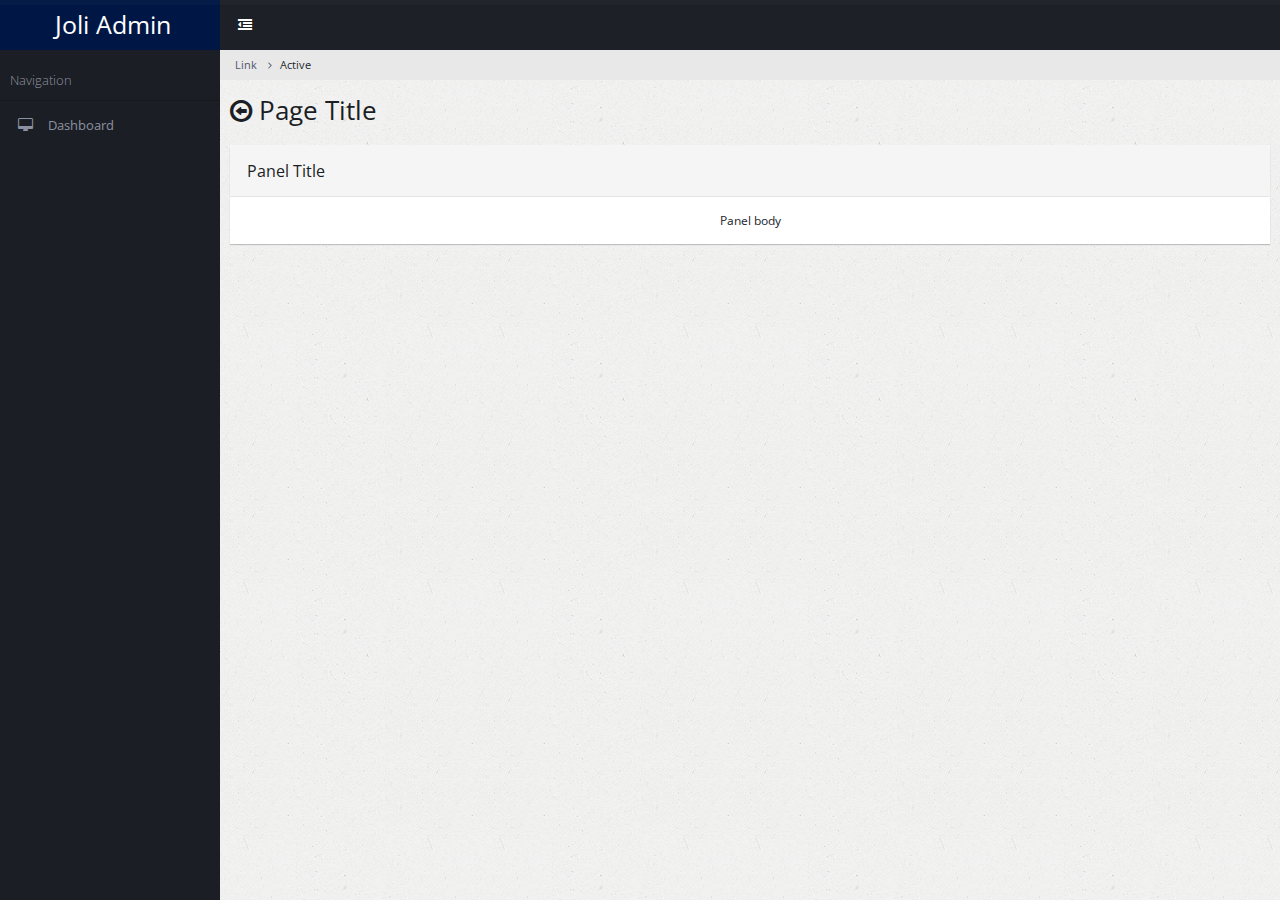
<file: blank.html>
<!DOCTYPE html>
<html lang="en">
    <head>        
        <!-- META SECTION -->
        <title>TITLE</title>            
        <meta http-equiv="Content-Type" content="text/html; charset=utf-8" />
        <meta http-equiv="X-UA-Compatible" content="IE=edge" />
        <meta name="viewport" content="width=device-width, initial-scale=1" />
        
        <link rel="icon" href="favicon.ico" type="image/x-icon" />
        <!-- END META SECTION -->
        
        <!-- CSS INCLUDE -->        
        <link rel="stylesheet" type="text/css" id="theme" href="css/theme-default.css"/>
        <!-- EOF CSS INCLUDE -->
    </head>
    <body>
        <!-- START PAGE CONTAINER -->
        <div class="page-container">
            
            <!-- START PAGE SIDEBAR -->
            <div class="page-sidebar">
                <!-- START X-NAVIGATION -->
                <ul class="x-navigation">
                    <li class="xn-logo">
                        <a href="index.html">Joli Admin</a>
                        <a href="#" class="x-navigation-control"></a>
                    </li>                                                                      
                    <li class="xn-title">Navigation</li>
                    <li>
                        <a href="index.html"><span class="fa fa-desktop"></span> <span class="xn-text">Dashboard</span></a>
                    </li>                                        
                </ul>
                <!-- END X-NAVIGATION -->
            </div>
            <!-- END PAGE SIDEBAR -->
            
            <!-- PAGE CONTENT -->
            <div class="page-content">
                
                <!-- START X-NAVIGATION VERTICAL -->
                <ul class="x-navigation x-navigation-horizontal x-navigation-panel">
                    <!-- TOGGLE NAVIGATION -->
                    <li class="xn-icon-button">
                        <a href="#" class="x-navigation-minimize"><span class="fa fa-dedent"></span></a>
                    </li>
                    <!-- END TOGGLE NAVIGATION -->                    
                </ul>
                <!-- END X-NAVIGATION VERTICAL -->                     
                
                <!-- START BREADCRUMB -->
                <ul class="breadcrumb">
                    <li><a href="#">Link</a></li>                    
                    <li class="active">Active</li>
                </ul>
                <!-- END BREADCRUMB -->                
                
                <div class="page-title">                    
                    <h2><span class="fa fa-arrow-circle-o-left"></span> Page Title</h2>
                </div>                   
                
                <!-- PAGE CONTENT WRAPPER -->
                <div class="page-content-wrap">
                
                    <div class="row">
                        <div class="col-md-12">

                            <div class="panel panel-default">
                                <div class="panel-heading">
                                    <h3 class="panel-title">Panel Title</h3>
                                </div>
                                <div class="panel-body">
                                    Panel body
                                </div>
                            </div>

                        </div>
                    </div>
                
                </div>
                <!-- END PAGE CONTENT WRAPPER -->                
            </div>            
            <!-- END PAGE CONTENT -->
        </div>
        <!-- END PAGE CONTAINER -->

        <!-- MESSAGE BOX-->
        <div class="message-box animated fadeIn" data-sound="alert" id="mb-signout">
            <div class="mb-container">
                <div class="mb-middle">
                    <div class="mb-title"><span class="fa fa-sign-out"></span> Log <strong>Out</strong> ?</div>
                    <div class="mb-content">
                        <p>Are you sure you want to log out?</p>                    
                        <p>Press No if youwant to continue work. Press Yes to logout current user.</p>
                    </div>
                    <div class="mb-footer">
                        <div class="pull-right">
                            <a href="pages-login.html" class="btn btn-success btn-lg">Yes</a>
                            <button class="btn btn-default btn-lg mb-control-close">No</button>
                        </div>
                    </div>
                </div>
            </div>
        </div>
        <!-- END MESSAGE BOX-->

        <!-- START PRELOADS -->
        <audio id="audio-alert" src="audio/alert.mp3" preload="auto"></audio>
        <audio id="audio-fail" src="audio/fail.mp3" preload="auto"></audio>
        <!-- END PRELOADS -->                 
        
    <!-- START SCRIPTS -->
        <!-- START PLUGINS -->
        <script type="text/javascript" src="js/plugins/jquery/jquery.min.js"></script>
        <script type="text/javascript" src="js/plugins/jquery/jquery-ui.min.js"></script>
        <script type="text/javascript" src="js/plugins/bootstrap/bootstrap.min.js"></script>        
        <!-- END PLUGINS -->

        <!-- THIS PAGE PLUGINS -->

        <!-- END PAGE PLUGINS -->         

        <!-- START TEMPLATE -->
        <script type="text/javascript" src="js/plugins.js"></script>        
        <script type="text/javascript" src="js/actions.js"></script>        
        <!-- END TEMPLATE -->
    <!-- END SCRIPTS -->         
    </body>
</html>
</file>
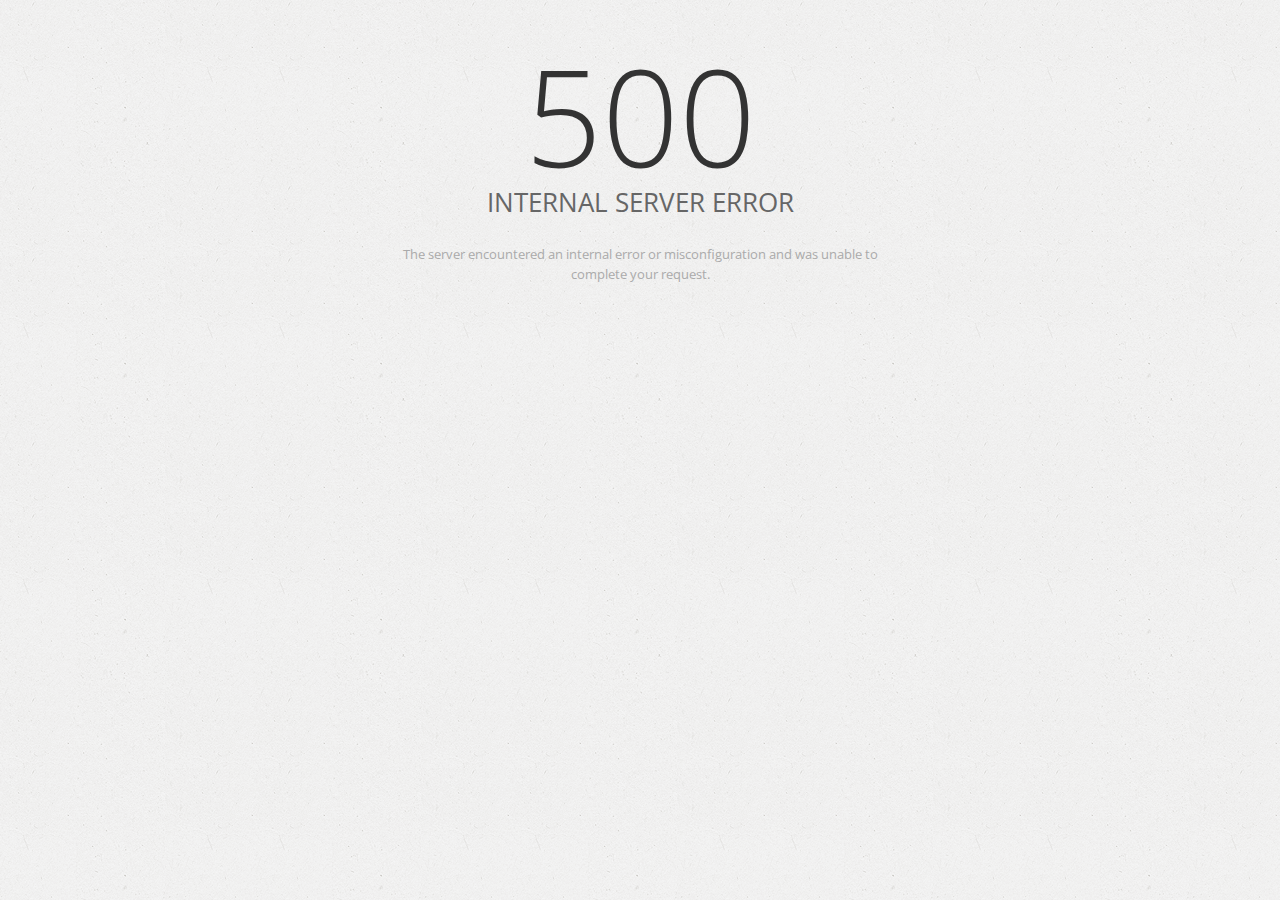
<file: pages-error-500.html>
<!DOCTYPE html>
<html lang="en">
    <head>        
        <!-- META SECTION -->
        <title>Joli Admin - Responsive Bootstrap Admin Template</title>            
        <meta http-equiv="Content-Type" content="text/html; charset=utf-8" />
        <meta http-equiv="X-UA-Compatible" content="IE=edge" />
        <meta name="viewport" content="width=device-width, initial-scale=1" />
        
        <link rel="icon" href="favicon.ico" type="image/x-icon" />
        <!-- END META SECTION -->
        
        <!-- CSS INCLUDE -->        
        <link rel="stylesheet" type="text/css" id="theme" href="css/theme-default.css"/>
        <!-- EOF CSS INCLUDE -->                                     
    </head>
    <body>
        <div class="error-container">
            <div class="error-code">500</div>
            <div class="error-text">Internal server error</div>
            <div class="error-subtext">The server encountered an internal error or misconfiguration and was unable to complete your request.</div>            
        </div>                 
    </body>
</html>
</file>
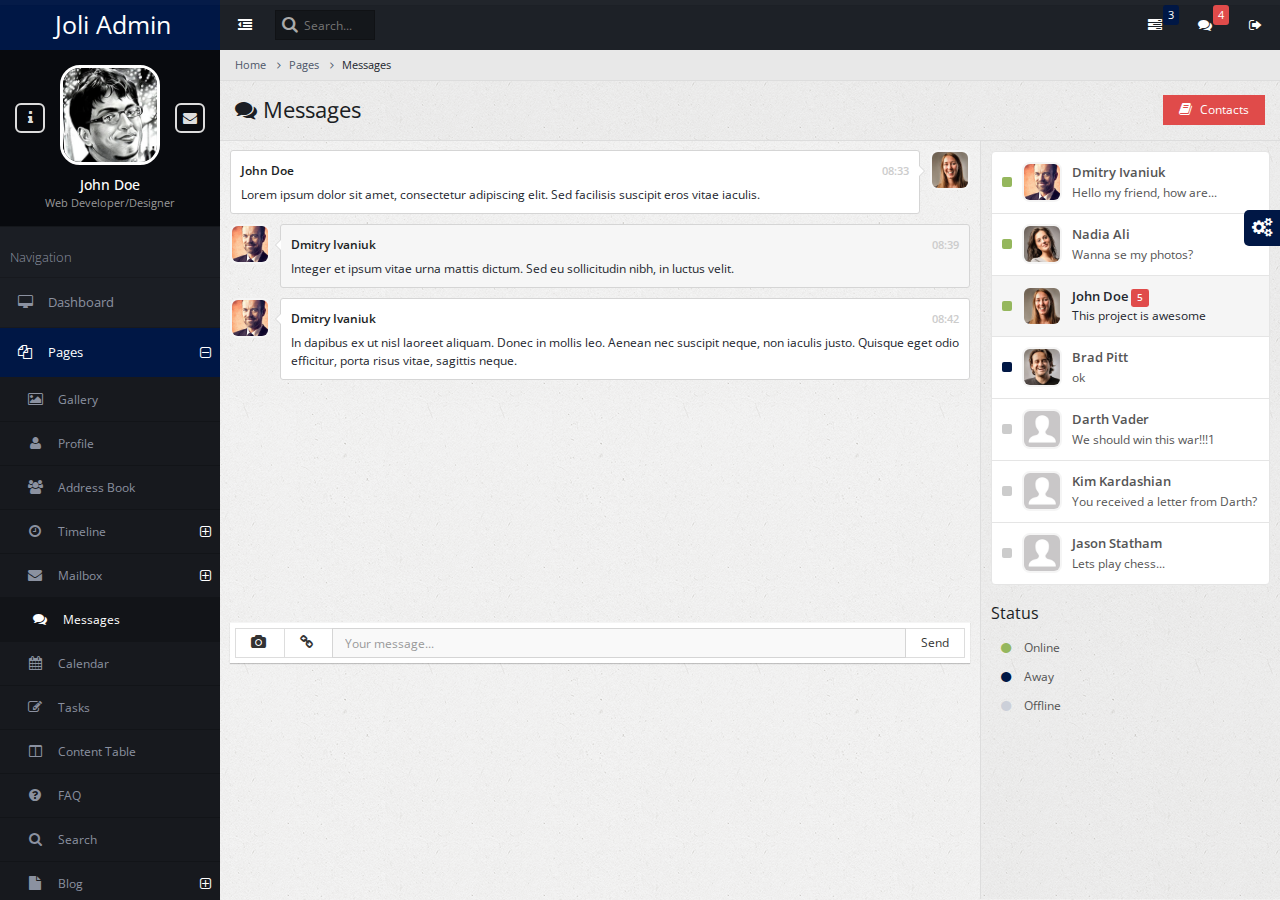
<file: pages-messages.html>
<!DOCTYPE html>
<html lang="en">
    <head>        
        <!-- META SECTION -->
        <title>Joli Admin - Responsive Bootstrap Admin Template</title>            
        <meta http-equiv="Content-Type" content="text/html; charset=utf-8" />
        <meta http-equiv="X-UA-Compatible" content="IE=edge" />
        <meta name="viewport" content="width=device-width, initial-scale=1" />
        
        <link rel="icon" href="favicon.ico" type="image/x-icon" />
        <!-- END META SECTION -->
        
        <!-- CSS INCLUDE -->        
        <link rel="stylesheet" type="text/css" id="theme" href="css/theme-default.css"/>
        <!-- EOF CSS INCLUDE -->                                     
    </head>
    <body>
        <!-- START PAGE CONTAINER -->
        <div class="page-container">
            
            <!-- START PAGE SIDEBAR -->
            <div class="page-sidebar">
                <!-- START X-NAVIGATION -->
                <ul class="x-navigation">
                    <li class="xn-logo">
                        <a href="index.html">Joli Admin</a>
                        <a href="#" class="x-navigation-control"></a>
                    </li>
                    <li class="xn-profile">
                        <a href="#" class="profile-mini">
                            <img src="assets/images/users/avatar.jpg" alt="John Doe"/>
                        </a>
                        <div class="profile">
                            <div class="profile-image">
                                <img src="assets/images/users/avatar.jpg" alt="John Doe"/>
                            </div>
                            <div class="profile-data">
                                <div class="profile-data-name">John Doe</div>
                                <div class="profile-data-title">Web Developer/Designer</div>
                            </div>
                            <div class="profile-controls">
                                <a href="pages-profile.html" class="profile-control-left"><span class="fa fa-info"></span></a>
                                <a href="pages-messages.html" class="profile-control-right"><span class="fa fa-envelope"></span></a>
                            </div>
                        </div>                                                                        
                    </li>
                    <li class="xn-title">Navigation</li>
                    <li>
                        <a href="index.html"><span class="fa fa-desktop"></span> <span class="xn-text">Dashboard</span></a>                        
                    </li>                    
                    <li class="xn-openable active">
                        <a href="#"><span class="fa fa-files-o"></span> <span class="xn-text">Pages</span></a>
                        <ul>
                            <li><a href="pages-gallery.html"><span class="fa fa-image"></span> Gallery</a></li>
                            <li><a href="pages-profile.html"><span class="fa fa-user"></span> Profile</a></li>
                            <li><a href="pages-address-book.html"><span class="fa fa-users"></span> Address Book</a></li>
                            <li class="xn-openable">
                                <a href="#"><span class="fa fa-clock-o"></span> Timeline</a>
                                <ul>
                                    <li><a href="pages-timeline.html"><span class="fa fa-align-center"></span> Default</a></li>
                                    <li><a href="pages-timeline-simple.html"><span class="fa fa-align-justify"></span> Full Width</a></li>
                                </ul>
                            </li>
                            <li class="xn-openable">
                                <a href="#"><span class="fa fa-envelope"></span> Mailbox</a>
                                <ul>
                                    <li><a href="pages-mailbox-inbox.html"><span class="fa fa-inbox"></span> Inbox</a></li>
                                    <li><a href="pages-mailbox-message.html"><span class="fa fa-file-text"></span> Message</a></li>
                                    <li><a href="pages-mailbox-compose.html"><span class="fa fa-pencil"></span> Compose</a></li>
                                </ul>
                            </li>
                            <li class="active"><a href="pages-messages.html"><span class="fa fa-comments"></span> Messages</a></li>
                            <li><a href="pages-calendar.html"><span class="fa fa-calendar"></span> Calendar</a></li>
                            <li><a href="pages-tasks.html"><span class="fa fa-edit"></span> Tasks</a></li>
                            <li><a href="pages-content-table.html"><span class="fa fa-columns"></span> Content Table</a></li>
                            <li><a href="pages-faq.html"><span class="fa fa-question-circle"></span> FAQ</a></li>
                            <li><a href="pages-search.html"><span class="fa fa-search"></span> Search</a></li>
                            <li class="xn-openable">
                                <a href="#"><span class="fa fa-file"></span> Blog</a>
                                
                                <ul>                                    
                                    <li><a href="pages-blog-list.html"><span class="fa fa-copy"></span> List of Posts</a></li>
                                    <li><a href="pages-blog-post.html"><span class="fa fa-file-o"></span>Single Post</a></li>
                                </ul>
                            </li>
                            <li class="xn-openable">
                                <a href="#"><span class="fa fa-sign-in"></span> Login</a>
                                <ul>                                    
                                    <li><a href="pages-login.html">App Login</a></li>
                                    <li><a href="pages-login-website.html">Website Login</a></li>
                                    <li><a href="pages-login-website-light.html"> Website Login Light</a></li>
                                </ul>
                            </li>                            
                            <li class="xn-openable">
                                <a href="#"><span class="fa fa-warning"></span> Error Pages</a>
                                <ul>                                    
                                    <li><a href="pages-error-404.html">Error 404 Sample 1</a></li>
                                    <li><a href="pages-error-404-2.html">Error 404 Sample 2</a></li>
                                    <li><a href="pages-error-500.html"> Error 500</a></li>
                                </ul>
                            </li>                            
                        </ul>
                    </li>
                    <li class="xn-openable">
                        <a href="#"><span class="fa fa-file-text-o"></span> <span class="xn-text">Layouts</span></a>
                        <ul>
                            <li><a href="layout-boxed.html">Boxed</a></li>
                            <li><a href="layout-nav-toggled.html">Navigation Toggled</a></li>
                            <li><a href="layout-nav-top.html">Navigation Top</a></li>
                            <li><a href="layout-nav-right.html">Navigation Right</a></li>
                            <li><a href="layout-nav-top-fixed.html">Top Navigation Fixed</a></li>                            
                            <li><a href="layout-nav-custom.html">Custom Navigation</a></li>
                            <li><a href="layout-frame-left.html">Frame Left Column</a></li>
                            <li><a href="layout-frame-right.html">Frame Right Column</a></li>
                            <li><a href="layout-search-left.html">Search Left Side</a></li>
                            <li><a href="blank.html">Blank Page</a></li>
                        </ul>
                    </li>
                    <li class="xn-title">Components</li>
                    <li class="xn-openable">
                        <a href="#"><span class="fa fa-cogs"></span> <span class="xn-text">UI Kits</span></a>                        
                        <ul>
                            <li><a href="ui-widgets.html"><span class="fa fa-heart"></span> Widgets</a></li>                            
                            <li><a href="ui-elements.html"><span class="fa fa-cogs"></span> Elements</a></li>
                            <li><a href="ui-buttons.html"><span class="fa fa-square-o"></span> Buttons</a></li>                            
                            <li><a href="ui-panels.html"><span class="fa fa-pencil-square-o"></span> Panels</a></li>
                            <li><a href="ui-icons.html"><span class="fa fa-magic"></span> Icons</a><div class="informer informer-warning">+679</div></li>
                            <li><a href="ui-typography.html"><span class="fa fa-pencil"></span> Typography</a></li>
                            <li><a href="ui-portlet.html"><span class="fa fa-th"></span> Portlet</a></li>
                            <li><a href="ui-sliders.html"><span class="fa fa-arrows-h"></span> Sliders</a></li>
                            <li><a href="ui-alerts-popups.html"><span class="fa fa-warning"></span> Alerts & Popups</a></li>                            
                            <li><a href="ui-lists.html"><span class="fa fa-list-ul"></span> Lists</a></li>
                            <li><a href="ui-tour.html"><span class="fa fa-random"></span> Tour</a></li>
                        </ul>
                    </li>                    
                    <li class="xn-openable">
                        <a href="#"><span class="fa fa-pencil"></span> <span class="xn-text">Forms</span></a>
                        <ul>
                            <li>
                                <a href="form-layouts-two-column.html"><span class="fa fa-tasks"></span> Form Layouts</a>
                                <div class="informer informer-danger">New</div>
                                <ul>
                                    <li><a href="form-layouts-one-column.html"><span class="fa fa-align-justify"></span> One Column</a></li>
                                    <li><a href="form-layouts-two-column.html"><span class="fa fa-th-large"></span> Two Column</a></li>
                                    <li><a href="form-layouts-tabbed.html"><span class="fa fa-table"></span> Tabbed</a></li>
                                    <li><a href="form-layouts-separated.html"><span class="fa fa-th-list"></span> Separated Rows</a></li>
                                </ul> 
                            </li>
                            <li><a href="form-elements.html"><span class="fa fa-file-text-o"></span> Elements</a></li>
                            <li><a href="form-validation.html"><span class="fa fa-list-alt"></span> Validation</a></li>
                            <li><a href="form-wizards.html"><span class="fa fa-arrow-right"></span> Wizards</a></li>
                            <li><a href="form-editors.html"><span class="fa fa-text-width"></span> WYSIWYG Editors</a></li>
                            <li><a href="form-file-handling.html"><span class="fa fa-floppy-o"></span> File Handling</a></li>
                        </ul>
                    </li>
                    <li class="xn-openable">
                        <a href="tables.html"><span class="fa fa-table"></span> <span class="xn-text">Tables</span></a>
                        <ul>                            
                            <li><a href="table-basic.html"><span class="fa fa-align-justify"></span> Basic</a></li>
                            <li><a href="table-datatables.html"><span class="fa fa-sort-alpha-desc"></span> Data Tables</a></li>
                            <li><a href="table-export.html"><span class="fa fa-download"></span> Export Tables</a></li>                            
                        </ul>
                    </li>
                    <li class="xn-openable">
                        <a href="#"><span class="fa fa-bar-chart-o"></span> <span class="xn-text">Charts</span></a>
                        <ul>
                            <li><a href="charts-morris.html"><span class="xn-text">Morris</span></a></li>
                            <li><a href="charts-nvd3.html"><span class="xn-text">NVD3</span></a></li>
                            <li><a href="charts-rickshaw.html"><span class="xn-text">Rickshaw</span></a></li>
                            <li><a href="charts-other.html"><span class="xn-text">Other</span></a></li>
                        </ul>
                    </li>                  
                    <li>
                        <a href="maps.html"><span class="fa fa-map-marker"></span> <span class="xn-text">Maps</span></a>
                    </li>                    
                    <li class="xn-openable">
                        <a href="#"><span class="fa fa-sitemap"></span> <span class="xn-text">Navigation Levels</span></a>
                        <ul>                            
                            <li class="xn-openable">
                                <a href="#">Second Level</a>
                                <ul>
                                    <li class="xn-openable">
                                        <a href="#">Third Level</a>
                                        <ul>
                                            <li class="xn-openable">
                                                <a href="#">Fourth Level</a>
                                                <ul>
                                                    <li><a href="#">Fifth Level</a></li>
                                                </ul>
                                            </li>
                                        </ul>
                                    </li>
                                </ul>
                            </li>                            
                        </ul>
                    </li>
                    
                </ul>
                <!-- END X-NAVIGATION -->
            </div>
            <!-- END PAGE SIDEBAR -->
            
            <!-- PAGE CONTENT -->
            <div class="page-content">
                
                <!-- START X-NAVIGATION VERTICAL -->
                <ul class="x-navigation x-navigation-horizontal x-navigation-panel">
                    <!-- TOGGLE NAVIGATION -->
                    <li class="xn-icon-button">
                        <a href="#" class="x-navigation-minimize"><span class="fa fa-dedent"></span></a>
                    </li>
                    <!-- END TOGGLE NAVIGATION -->
                    <!-- SEARCH -->
                    <li class="xn-search">
                        <form role="form">
                            <input type="text" name="search" placeholder="Search..."/>
                        </form>
                    </li>   
                    <!-- END SEARCH -->
                    <!-- SIGN OUT -->
                    <li class="xn-icon-button pull-right">
                        <a href="#" class="mb-control" data-box="#mb-signout"><span class="fa fa-sign-out"></span></a>                        
                    </li> 
                    <!-- END SIGN OUT -->
                    <!-- MESSAGES -->
                    <li class="xn-icon-button pull-right">
                        <a href="#"><span class="fa fa-comments"></span></a>
                        <div class="informer informer-danger">4</div>
                        <div class="panel panel-primary animated zoomIn xn-drop-left xn-panel-dragging">
                            <div class="panel-heading">
                                <h3 class="panel-title"><span class="fa fa-comments"></span> Messages</h3>                                
                                <div class="pull-right">
                                    <span class="label label-danger">4 new</span>
                                </div>
                            </div>
                            <div class="panel-body list-group list-group-contacts scroll" style="height: 200px;">
                                <a href="#" class="list-group-item">
                                    <div class="list-group-status status-online"></div>
                                    <img src="assets/images/users/user2.jpg" class="pull-left" alt="John Doe"/>
                                    <span class="contacts-title">John Doe</span>
                                    <p>Praesent placerat tellus id augue condimentum</p>
                                </a>
                                <a href="#" class="list-group-item">
                                    <div class="list-group-status status-away"></div>
                                    <img src="assets/images/users/user.jpg" class="pull-left" alt="Dmitry Ivaniuk"/>
                                    <span class="contacts-title">Dmitry Ivaniuk</span>
                                    <p>Donec risus sapien, sagittis et magna quis</p>
                                </a>
                                <a href="#" class="list-group-item">
                                    <div class="list-group-status status-away"></div>
                                    <img src="assets/images/users/user3.jpg" class="pull-left" alt="Nadia Ali"/>
                                    <span class="contacts-title">Nadia Ali</span>
                                    <p>Mauris vel eros ut nunc rhoncus cursus sed</p>
                                </a>
                                <a href="#" class="list-group-item">
                                    <div class="list-group-status status-offline"></div>
                                    <img src="assets/images/users/user6.jpg" class="pull-left" alt="Darth Vader"/>
                                    <span class="contacts-title">Darth Vader</span>
                                    <p>I want my money back!</p>
                                </a>
                            </div>     
                            <div class="panel-footer text-center">
                                <a href="pages-messages.html">Show all messages</a>
                            </div>                            
                        </div>                        
                    </li>
                    <!-- END MESSAGES -->
                    <!-- TASKS -->
                    <li class="xn-icon-button pull-right">
                        <a href="#"><span class="fa fa-tasks"></span></a>
                        <div class="informer informer-warning">3</div>
                        <div class="panel panel-primary animated zoomIn xn-drop-left xn-panel-dragging">
                            <div class="panel-heading">
                                <h3 class="panel-title"><span class="fa fa-tasks"></span> Tasks</h3>                                
                                <div class="pull-right">
                                    <span class="label label-warning">3 active</span>
                                </div>
                            </div>
                            <div class="panel-body list-group scroll" style="height: 200px;">                                
                                <a class="list-group-item" href="#">
                                    <strong>Phasellus augue arcu, elementum</strong>
                                    <div class="progress progress-small progress-striped active">
                                        <div class="progress-bar progress-bar-danger" role="progressbar" aria-valuenow="50" aria-valuemin="0" aria-valuemax="100" style="width: 50%;">50%</div>
                                    </div>
                                    <small class="text-muted">John Doe, 25 Sep 2014 / 50%</small>
                                </a>
                                <a class="list-group-item" href="#">
                                    <strong>Aenean ac cursus</strong>
                                    <div class="progress progress-small progress-striped active">
                                        <div class="progress-bar progress-bar-warning" role="progressbar" aria-valuenow="80" aria-valuemin="0" aria-valuemax="100" style="width: 80%;">80%</div>
                                    </div>
                                    <small class="text-muted">Dmitry Ivaniuk, 24 Sep 2014 / 80%</small>
                                </a>
                                <a class="list-group-item" href="#">
                                    <strong>Lorem ipsum dolor</strong>
                                    <div class="progress progress-small progress-striped active">
                                        <div class="progress-bar progress-bar-success" role="progressbar" aria-valuenow="95" aria-valuemin="0" aria-valuemax="100" style="width: 95%;">95%</div>
                                    </div>
                                    <small class="text-muted">John Doe, 23 Sep 2014 / 95%</small>
                                </a>
                                <a class="list-group-item" href="#">
                                    <strong>Cras suscipit ac quam at tincidunt.</strong>
                                    <div class="progress progress-small">
                                        <div class="progress-bar" role="progressbar" aria-valuenow="100" aria-valuemin="0" aria-valuemax="100" style="width: 100%;">100%</div>
                                    </div>
                                    <small class="text-muted">John Doe, 21 Sep 2014 /</small><small class="text-success"> Done</small>
                                </a>                                
                            </div>     
                            <div class="panel-footer text-center">
                                <a href="pages-tasks.html">Show all tasks</a>
                            </div>                            
                        </div>                        
                    </li>
                    <!-- END TASKS -->
                </ul>
                <!-- END X-NAVIGATION VERTICAL -->                     
                
                <!-- START BREADCRUMB -->
                <ul class="breadcrumb push-down-0">
                    <li><a href="#">Home</a></li>
                    <li><a href="#">Pages</a></li>                    
                    <li class="active">Messages</li>
                </ul>
                <!-- END BREADCRUMB -->                
                                
                <!-- START CONTENT FRAME -->
                <div class="content-frame">                                    
                    <!-- START CONTENT FRAME TOP -->
                    <div class="content-frame-top">                        
                        <div class="page-title">                    
                            <h2><span class="fa fa-comments"></span> Messages</h2>
                        </div>                                                    
                        <div class="pull-right">                            
                            <button class="btn btn-danger"><span class="fa fa-book"></span> Contacts</button>
                            <button class="btn btn-default content-frame-right-toggle"><span class="fa fa-bars"></span></button>
                        </div>                           
                    </div>
                    <!-- END CONTENT FRAME TOP -->
                    
                    <!-- START CONTENT FRAME RIGHT -->
                    <div class="content-frame-right">
                        
                        <div class="list-group list-group-contacts border-bottom push-down-10">
                            <a href="#" class="list-group-item">                                 
                                <div class="list-group-status status-online"></div>
                                <img src="assets/images/users/user.jpg" class="pull-left" alt="Dmitry Ivaniuk">
                                <span class="contacts-title">Dmitry Ivaniuk</span>
                                <p>Hello my friend, how are...</p>
                            </a>                                
                            <a href="#" class="list-group-item">                                    
                                <div class="list-group-status status-online"></div>
                                <img src="assets/images/users/user3.jpg" class="pull-left" alt="Nadia Ali">
                                <span class="contacts-title">Nadia Ali</span>
                                <p>Wanna se my photos?</p>
                            </a>                                                                
                            <a href="#" class="list-group-item active">         
                                <div class="list-group-status status-online"></div>
                                <img src="assets/images/users/user2.jpg" class="pull-left" alt="John Doe">
                                <div class="contacts-title">John Doe <span class="label label-danger">5</span></div>
                                <p>This project is awesome</p>                                       
                            </a>
                            <a href="#" class="list-group-item">         
                                <div class="list-group-status status-away"></div>
                                <img src="assets/images/users/user4.jpg" class="pull-left" alt="Brad Pitt">
                                <span class="contacts-title">Brad Pitt</span>
                                <p>ok</p>                     
                            </a>
                            <a href="#" class="list-group-item">         
                                <div class="list-group-status status-offline"></div>
                                <img src="assets/images/users/no-image.jpg" class="pull-left" alt="Darth Vader">
                                <span class="contacts-title">Darth Vader</span>
                                <p>We should win this war!!!1</p>
                            </a>
                            <a href="#" class="list-group-item">         
                                <div class="list-group-status status-offline"></div>
                                <img src="assets/images/users/no-image.jpg" class="pull-left" alt="Kim Kardashian">
                                <span class="contacts-title">Kim Kardashian</span>
                                <p>You received a letter from Darth?</p>
                            </a>
                            <a href="#" class="list-group-item">         
                                <div class="list-group-status status-offline"></div>
                                <img src="assets/images/users/no-image.jpg" class="pull-left" alt="Jason Statham">
                                <span class="contacts-title">Jason Statham</span>
                                <p>Lets play chess...</p>
                            </a>                            
                        </div>
                        
                        <div class="block">
                            <h4>Status</h4>
                            <div class="list-group list-group-simple">                                
                                <a href="#" class="list-group-item"><span class="fa fa-circle text-success"></span> Online</a>
                                <a href="#" class="list-group-item"><span class="fa fa-circle text-warning"></span> Away</a>
                                <a href="#" class="list-group-item"><span class="fa fa-circle text-muted"></span> Offline</a>                                
                            </div>
                        </div>
                        
                    </div>
                    <!-- END CONTENT FRAME RIGHT -->
                
                    <!-- START CONTENT FRAME BODY -->
                    <div class="content-frame-body content-frame-body-left">
                        
                        <div class="messages messages-img">
                            <div class="item in">
                                <div class="image">
                                    <img src="assets/images/users/user2.jpg" alt="John Doe">
                                </div>
                                <div class="text">
                                    <div class="heading">
                                        <a href="#">John Doe</a>
                                        <span class="date">08:33</span>
                                    </div>
                                    Lorem ipsum dolor sit amet, consectetur adipiscing elit. Sed facilisis suscipit eros vitae iaculis.
                                </div>
                            </div>
                            <div class="item">
                                <div class="image">
                                    <img src="assets/images/users/user.jpg" alt="Dmitry Ivaniuk">
                                </div>                                
                                <div class="text">
                                    <div class="heading">
                                        <a href="#">Dmitry Ivaniuk</a>
                                        <span class="date">08:39</span>
                                    </div>                                    
                                    Integer et ipsum vitae urna mattis dictum. Sed eu sollicitudin nibh, in luctus velit.
                                </div>
                            </div>
                            <div class="item">
                                <div class="image">
                                    <img src="assets/images/users/user.jpg" alt="Dmitry Ivaniuk">
                                </div>                                
                                <div class="text">
                                    <div class="heading">
                                        <a href="#">Dmitry Ivaniuk</a>
                                        <span class="date">08:42</span>
                                    </div>                                    
                                    In dapibus ex ut nisl laoreet aliquam. Donec in mollis leo. Aenean nec suscipit neque, non iaculis justo. Quisque eget odio efficitur, porta risus vitae, sagittis neque.
                                </div>
                            </div>
                            <div class="item in">
                                <div class="image">
                                    <img src="assets/images/users/user2.jpg" alt="John Doe">
                                </div>
                                <div class="text">
                                    <div class="heading">
                                        <a href="#">John Doe</a>
                                        <span class="date">08:58</span>
                                    </div>
                                    Curabitur et euismod urna?
                                </div>
                            </div>
                            <div class="item">
                                <div class="image">
                                    <img src="assets/images/users/user.jpg" alt="Dmitry Ivaniuk">
                                </div>                                
                                <div class="text">
                                    <div class="heading">
                                        <a href="#">Dmitry Ivaniuk</a>
                                        <span class="date">09:11</span>
                                    </div>                                    
                                    Fusce ultricies erat quis massa interdum, eu elementum urna iaculis
                                </div>
                            </div>
                            <div class="item in">
                                <div class="image">
                                    <img src="assets/images/users/user2.jpg" alt="John Doe">
                                </div>
                                <div class="text">
                                    <div class="heading">
                                        <a href="#">John Doe</a>
                                        <span class="date">09:22</span>
                                    </div>
                                    Vestibulum cursus ipsum ut dolor vulputate dapibus. Donec elementum est vel vulputate malesuada?
                                </div>
                            </div>
                        </div>                        
                        
                        <div class="panel panel-default push-up-10">
                            <div class="panel-body panel-body-search">
                                <div class="input-group">
                                    <div class="input-group-btn">
                                        <button class="btn btn-default"><span class="fa fa-camera"></span></button>
                                        <button class="btn btn-default"><span class="fa fa-chain"></span></button>
                                    </div>
                                    <input type="text" class="form-control" placeholder="Your message..."/>
                                    <div class="input-group-btn">
                                        <button class="btn btn-default">Send</button>
                                    </div>
                                </div>
                            </div>
                        </div>
                        
                    </div>
                    <!-- END CONTENT FRAME BODY -->      
                </div>
                <!-- END PAGE CONTENT FRAME -->
            </div>            
            <!-- END PAGE CONTENT -->
        </div>
        <!-- END PAGE CONTAINER -->

        <!-- MESSAGE BOX-->
        <div class="message-box animated fadeIn" data-sound="alert" id="mb-signout">
            <div class="mb-container">
                <div class="mb-middle">
                    <div class="mb-title"><span class="fa fa-sign-out"></span> Log <strong>Out</strong> ?</div>
                    <div class="mb-content">
                        <p>Are you sure you want to log out?</p>                    
                        <p>Press No if youwant to continue work. Press Yes to logout current user.</p>
                    </div>
                    <div class="mb-footer">
                        <div class="pull-right">
                            <a href="pages-login.html" class="btn btn-success btn-lg">Yes</a>
                            <button class="btn btn-default btn-lg mb-control-close">No</button>
                        </div>
                    </div>
                </div>
            </div>
        </div>
        <!-- END MESSAGE BOX-->

        <!-- START PRELOADS -->
        <audio id="audio-alert" src="audio/alert.mp3" preload="auto"></audio>
        <audio id="audio-fail" src="audio/fail.mp3" preload="auto"></audio>
        <!-- END PRELOADS -->                        
        
    <!-- START SCRIPTS -->
        <!-- START PLUGINS -->
        <script type="text/javascript" src="js/plugins/jquery/jquery.min.js"></script>
        <script type="text/javascript" src="js/plugins/jquery/jquery-ui.min.js"></script>
        <script type="text/javascript" src="js/plugins/bootstrap/bootstrap.min.js"></script>        
        <!-- END PLUGINS -->

        <!-- THIS PAGE PLUGINS -->
        <script type='text/javascript' src='js/plugins/icheck/icheck.min.js'></script>
        <script type="text/javascript" src="js/plugins/mcustomscrollbar/jquery.mCustomScrollbar.min.js"></script>
        <!-- END PAGE PLUGINS -->     

        <!-- START TEMPLATE -->
        <script type="text/javascript" src="js/settings.js"></script>
        
        <script type="text/javascript" src="js/plugins.js"></script>        
        <script type="text/javascript" src="js/actions.js"></script>        
        <!-- END TEMPLATE -->
    <!-- END SCRIPTS -->         
    </body>
</html>
</file>
<file: css/theme-default.css>
@charset "UTF-8";

@import url(http://fonts.googleapis.com/css?family=Open+Sans:300italic,400italic,600italic,700italic,400,300,500,600,700&subset=latin,latin-ext);
@import "jquery/jquery-ui.min.css";
@import "bootstrap/bootstrap.min.css";
@import "fontawesome/font-awesome.min.css";
@import "summernote/summernote.css";
@import "codemirror/codemirror.css";
@import "nvd3/nv.d3.css";
@import "mcustomscrollbar/jquery.mCustomScrollbar.css";
@import "fullcalendar/fullcalendar.css";
@import "blueimp/blueimp-gallery.min.css";
@import "rickshaw/rickshaw.css";
@import "dropzone/dropzone.css";
@import "animate/animate.min.css";


/* PREDEFINED CLASSES */
.clearfix {
  zoom: 1;
}
.clearfix:before,
.clearfix:after {
  content: "";
  display: table;
}
.clearfix:after {
  clear: both;
}
.background-colorful {
  background: linear-gradient(left, #E04B4A 0%, #001745 50%, #95b75d 100%);
  background: -o-linear-gradient(left, #E04B4A 0%, #001745 50%, #95b75d 100%);
  background: -moz-linear-gradient(left, #E04B4A 0%, #001745 50%, #95b75d 100%);
  background: -webkit-linear-gradient(left, #E04B4A 0%, #001745 50%, #95b75d 100%);
  background: -ms-linear-gradient(left, #E04B4A 0%, #001745 50%, #95b75d 100%);
  background: -webkit-gradient(linear, left top, right top, color-stop(0, #E04B4A), color-stop(0.5, #001745), color-stop(1, #95b75d));
}
/* EOF PREDEFINED CLASSES */
html * {
  outline: none !important;
}
html,
body {
  min-height: 100%;
  padding: 0px;
  margin: 0px;
  background: #f5f5f5 url('../img/bg.png') left top repeat;
  position: relative;
  font-family: 'Open Sans', sans-serif;
  font-size: 12px;
  color: #22262e;
  overflow-x: hidden;
}
.body-full-height {
  height: 100%;
}
.body-full-height body {
  height: 100%;
}
.row {
  margin-left: 0px;
  margin-right: 0px;
}
.row [class^='col-xs-'],
.row [class^='col-sm-'],
.row [class^='col-md-'],
.row [class^='col-lg-'] {
  min-height: 1px;
  padding-left: 10px;
  padding-right: 10px;
}
.row.stacked [class^='col-xs-'],
.row.stacked [class^='col-sm-'],
.row.stacked [class^='col-md-'],
.row.stacked [class^='col-lg-'] {
  padding-left: 0px;
  padding-right: 0px;
}
/* PAGE CONTAINER */
.page-container {
  width: 100%;
  float: left;
  min-height: 100%;
  position: relative;
  background: #1b1e24;
  /* SIDEBAR */
  /* END SIDEBAR */
  /* CONTENT */
  /* END CONTENT */
  /* RTL CONTENT MODE */
  /* END RTL CONTENT MODE */
}
.page-container .page-sidebar {
  width: 220px;
  float: left;
  position: relative;
  z-index: 3;
}
.page-container .page-sidebar.page-sidebar-fixed {
  position: fixed;
}
.page-container.page-container-wide .page-sidebar {
  width: 50px;
}
.page-container .page-content {
  min-height: 100%;
  margin-left: 220px;
  background: #f5f5f5 url('../img/bg.png') left top repeat;
  position: relative;
  zoom: 1;
}
.page-container .page-content:before,
.page-container .page-content:after {
  content: "";
  display: table;
}
.page-container .page-content:after {
  clear: both;
}
.page-container .page-content .content-frame {
  float: left;
  width: 100%;
  position: relative;
  background: #f5f5f5 url('../img/bg.png') left top repeat;
}
.page-container .page-content .content-frame .content-frame-top {
  float: left;
  width: 100%;
  line-height: 30px;
  padding: 13px 15px 15px;
  background: rgba(0, 0, 0, 0.02);
  border-bottom: 1px solid #DDD;
  border-top: 1px solid #DDD;
}
.page-container .page-content .content-frame .content-frame-top .page-title {
  padding: 0px;
  width: auto;
}
.page-container .page-content .content-frame .content-frame-top .page-title h2 {
  margin-bottom: 0px;
  font-size: 22px;
}
.page-container .page-content .content-frame .content-frame-left {
  float: left;
  width: 300px;
  padding: 10px;
  min-height: 100%;
  background: rgba(0, 0, 0, 0.02);
  border-right: 1px solid #DDD;
}
.page-container .page-content .content-frame .content-frame-left.padding-0 {
  padding: 0px;
}
.page-container .page-content .content-frame .content-frame-left .block {
  padding: 0px;
  margin-bottom: 20px;
}
.page-container .page-content .content-frame .content-frame-left h4 {
  margin-top: 10px;
}
.page-container .page-content .content-frame .content-frame-left > .form-group {
  margin-bottom: 20px;
}
.page-container .page-content .content-frame .content-frame-right {
  float: right;
  width: 300px;
  padding: 10px;
  min-height: 100%;
  background: rgba(0, 0, 0, 0.02);
  border-left: 1px solid #DDD;
}
.page-container .page-content .content-frame .content-frame-right.padding-0 {
  padding: 0px;
}
.page-container .page-content .content-frame .content-frame-right.padding-0 .block {
  padding: 10px;
}
.page-container .page-content .content-frame .content-frame-right h4 {
  margin-top: 10px;
}
.page-container .page-content .content-frame .content-frame-right .block {
  padding: 0px;
  margin-bottom: 20px;
}
.page-container .page-content .content-frame .content-frame-right > .form-group {
  margin-bottom: 20px;
}
.page-container .page-content .content-frame .content-frame-body {
  padding: 70px 10px 10px 10px;
  margin-left: 300px;
}
.page-container .page-content .content-frame .content-frame-body.content-frame-body-left {
  margin-left: 0px;
  margin-right: 300px;
}
.page-container .page-content .content-frame .content-frame-left-toggle,
.page-container .page-content .content-frame .content-frame-right-toggle {
  display: none;
  margin-left: 5px;
}
.page-container .page-content .page-content-wrap {
  float: left;
  width: 100%;
}
.page-container.page-container-wide .page-content {
  margin-left: 50px;
  -webkit-transition: all 200ms ease;
  -moz-transition: all 200ms ease;
  -ms-transition: all 200ms ease;
  -o-transition: all 200ms ease;
  transition: all 200ms ease;
}
.page-container.page-navigation-toggled .page-content {
  margin-left: 50px;
}
.page-container.page-mode-rtl .page-sidebar {
  float: right;
}
.page-container.page-mode-rtl .page-sidebar.page-sidebar-fixed {
  right: 0px;
}
.page-container.page-mode-rtl .page-content {
  margin-left: 0px;
  margin-right: 220px;
}
.page-container.page-mode-rtl.page-container-wide .page-content {
  margin-right: 50px;
}
.page-container.page-navigation-top .page-content {
  margin-left: 0px;
}
.page-container.page-navigation-top-fixed .x-navigation.x-navigation-horizontal {
  position: fixed;
  padding-right: 220px;
  top: 0px;
}
.page-container.page-navigation-top-fixed .page-content {
  padding-top: 50px;
}
.page-container.page-navigation-top-fixed.page-navigation-toggled .x-navigation.x-navigation-horizontal {
  padding-right: 50px;
}
body.page-container-boxed {
  background: url("../img/backgrounds/wall_1.jpg") left top no-repeat fixed;
  padding: 20px 0px;
}
body.page-container-boxed .page-container {
  width: 1200px;
  float: none;
  margin: 0px auto;
  -moz-box-shadow: 1px 1px 2px 0px rgba(0, 0, 0, 0.2);
  -webkit-box-shadow: 1px 1px 2px 0px rgba(0, 0, 0, 0.2);
  box-shadow: 1px 1px 2px 0px rgba(0, 0, 0, 0.2);
  -moz-border-radius: 0px;
  -webkit-border-radius: 0px;
  border-radius: 0px;
}
/* END PAGE CONTAINER */
/* NAVIGATION */
.x-navigation,
.x-navigation ul {
  width: 100%;
  padding: 0px;
  margin: 0px;
  float: left;
  list-style: none;
  display: block;
  z-index: 3;
}
.x-navigation {
  background: #1b1e24;
  /* NAV LIST ELEMENT */
  /* END NAV LIST ELEMENT */
  /* NAV LIST FIRST ELEMENT */
  /* END NAV LIST FIRST ELEMENT */
  /* NAV HORIZONTAL MODE */
  /* END NAV HORIZONTAL MODE */
  /* NAV MINIMIZED MODE */
  /* END NAV MINIMIZED MODE */
  /* X-NAVIIGATION CUSTOM */
  /* END X-NAVIGATION CUSTOM */
  /* NAV SEARCH */
  /* END NAV SEARCH */
  /* NAV INFORMER */
  /* END NAV INFORMER */
}
.x-navigation li {
  float: left;
  display: block;
  width: 100%;
  padding: 0px;
  margin: 0px;
  position: relative;
}
.x-navigation li > a {
  display: block;
  float: left;
  width: 100%;
  line-height: 19px;
  color: #8b91a0;
  font-size: 13px;
  font-weight: 400;
  padding: 15px 10px 15px 15px;
  text-decoration: none;
  border-bottom: 1px solid #17191e;
  vertical-align: text-bottom;
}
.x-navigation li > a .fa,
.x-navigation li > a .glyphicon {
  color: #8b91a0;
  text-align: center;
  width: 20px;
  font-size: 14px;
  margin-right: 10px;
  vertical-align: baseline;
  -webkit-transition: color 200ms ease;
  -moz-transition: color 200ms ease;
  -ms-transition: color 200ms ease;
  -o-transition: color 200ms ease;
  transition: color 200ms ease;
}
.x-navigation li > a:hover {
  background: #262a33;
  color:#fff;
  -webkit-transition: all 200ms ease;
  -moz-transition: all 200ms ease;
  -ms-transition: all 200ms ease;
  -o-transition: all 200ms ease;
  transition: all 200ms ease;
}
.x-navigation li > a:hover .fa,
.x-navigation li > a:hover .glyphicon {
  color: #fff;
}
.x-navigation li > ul {
  background: #17191e;
  max-height: 0px;
  -webkit-transition: all 200ms ease;
  -moz-transition: all 200ms ease;
  -ms-transition: all 200ms ease;
  -o-transition: all 200ms ease;
  transition: all 200ms ease;
  overflow: hidden;
}
.x-navigation li > ul li > a {
  font-size: 12px;
  line-height: 19px;
  font-weight: 400;
  padding: 12px 10px;
  border-bottom-color: #121418;
}
.x-navigation li > ul li > a:hover {
  background: #121418;
  color: #ffffff;
}
.x-navigation li > ul li.active > a {
  background: #121418;
  color: #ffffff;
}
.x-navigation li.xn-openable:before {
  position: absolute;
  font-family: "FontAwesome";
  content: "\f196";
  font-size: 14px;
  width: 20px;
  height: 20px;
  color: #ffffff;
  right: 0px;
  top: 12px;
  cursor: pointer;
}
.x-navigation li.active.xn-openable:before {
  content: "\f147";
}
.x-navigation li.active > a {
  background: #001745;
  color:#fff;
  -webkit-transition: all 200ms ease;
  -moz-transition: all 200ms ease;
  -ms-transition: all 200ms ease;
  -o-transition: all 200ms ease;
  transition: all 200ms ease;
}
.x-navigation li.active > a .fa,
.x-navigation li.active > a .glyphicon {
  color: #fff;
}
.x-navigation li.active > ul {
  max-height: 1200px;
}
.x-navigation li.xn-title {
  padding: 20px 10px 10px;
  line-height: 20px;
  font-weight: 300;
  font-size: 13px;
  color: #8b91a0;
  border-bottom: 1px solid #17191e;
}
.x-navigation > li.xn-openable:before {
  top: 15px;
}
.x-navigation > li > ul > li > a {
  padding-left: 25px;
}
.x-navigation > li > ul > li > a:hover {
  padding-left: 30px;
}
.x-navigation > li > ul > li.active > a {
  padding-left: 30px;
}
.x-navigation > li > ul > li > ul > li > a {
  padding-left: 40px;
}
.x-navigation > li > ul > li > ul > li > a:hover {
  padding-left: 45px;
}
.x-navigation > li > ul > li > ul > li.active > a {
  padding-left: 45px;
}
.x-navigation > li > ul > li > ul > li > ul > li > a {
  padding-left: 50px;
}
.x-navigation > li > ul > li > ul > li > ul > li > a:hover {
  padding-left: 55px;
}
.x-navigation > li > ul > li > ul > li > ul > li.active > a {
  padding-left: 55px;
}
.x-navigation > li > ul > li > ul > li > ul > li > ul > li > a {
  padding-left: 60px;
}
.x-navigation > li > ul > li > ul > li > ul > li > ul > li > a:hover {
  padding-left: 65px;
}
.x-navigation > li > ul > li > ul > li > ul > li > ul > li.active > a {
  padding-left: 65px;
}
.x-navigation > li:last-child > a {
  -moz-border-radius: 0px 0px 0px 5px;
  -webkit-border-radius: 0px 0px 0px 5px;
  border-radius: 0px 0px 0px 5px;
  border-bottom: 0px;
}
.x-navigation.x-navigation-horizontal {
  height: 50px;
  background: #1d2127;
}
.x-navigation.x-navigation-horizontal .xn-logo a {
  border-bottom: 0px;
  width: 200px;
}
.x-navigation.x-navigation-horizontal > li.xn-openable:before {
  display: none;
}
.x-navigation.x-navigation-horizontal > li > a {
  padding: 15px;
  border-bottom: 0px;
  line-height: 20px;
  color: #ffffff;
  text-shadow: none;
}
.x-navigation.x-navigation-horizontal > li > a:hover {
  background: #282d36;
}
.x-navigation.x-navigation-horizontal > li > a:hover .fa,
.x-navigation.x-navigation-horizontal > li > a:hover .glyphicon {
  color: #697b92;
}
.x-navigation.x-navigation-horizontal > li > a .fa,
.x-navigation.x-navigation-horizontal > li > a .glyphicon {
  color: #ffffff;
}
.x-navigation.x-navigation-horizontal > li.active > a {
  background: #282d36;
}
.x-navigation.x-navigation-horizontal > li.active > a .fa,
.x-navigation.x-navigation-horizontal > li.active > a .glyphicon {
  color: #697b92;
}
.x-navigation.x-navigation-horizontal > li ul {
  width: 220px;
  position: absolute;
  overflow: visible;
  display: none;
  -moz-border-radius: 3px;
  -webkit-border-radius: 3px;
  border-radius: 3px;
  -moz-box-shadow: 0px 2px 1px 0px rgba(0, 0, 0, 0.1);
  -webkit-box-shadow: 0px 2px 1px 0px rgba(0, 0, 0, 0.1);
  box-shadow: 0px 2px 1px 0px rgba(0, 0, 0, 0.1);
  z-index: 3;
}
.x-navigation.x-navigation-horizontal > li ul ul.xn-drop-white:after {
  border-right-color: #FFF;
}
.x-navigation.x-navigation-horizontal > li > ul {
  top: 60px;
  left: 0px;
}
.x-navigation.x-navigation-horizontal > li > ul.xn-drop-white:after {
  border-bottom-color: #FFF;
}
.x-navigation.x-navigation-horizontal > li > ul.xn-drop-left {
  left: auto;
  right: 0px;
}
.x-navigation.x-navigation-horizontal > li > ul.xn-drop-left.xn-drop-white ul:after {
  border-left-color: #FFF;
}
.x-navigation.x-navigation-horizontal > li > ul:after {
  bottom: 100%;
  left: 27px;
  border: solid transparent;
  content: " ";
  height: 0;
  width: 0;
  position: absolute;
  pointer-events: none;
  border-color: rgba(0, 0, 0, 0);
  border-bottom-color: #1b1e24;
  border-width: 5px;
  margin-left: -5px;
}
.x-navigation.x-navigation-horizontal > li > ul.xn-drop-left:after {
  right: 20px;
  left: auto;
}
.x-navigation.x-navigation-horizontal > li > ul.xn-drop-left:after ul {
  left: auto;
  right: 230px;
}
.x-navigation.x-navigation-horizontal > li > ul.xn-drop-left:after ul:after {
  right: auto;
  left: 100%;
  border: solid transparent;
  border-left-color: #1b1e24;
  border-width: 5px;
  margin-right: -5px;
}
.x-navigation.x-navigation-horizontal > li > ul ul {
  top: 0px;
  right: -230px;
}
.x-navigation.x-navigation-horizontal > li > ul ul:after {
  right: 100%;
  top: 23px;
  border: solid transparent;
  content: " ";
  height: 0;
  width: 0;
  position: absolute;
  pointer-events: none;
  border-color: rgba(0, 0, 0, 0);
  border-right-color: #1b1e24;
  border-width: 5px;
  margin-top: -5px;
}
.x-navigation.x-navigation-horizontal > li > ul li > a {
  padding-left: 10px;
}
.x-navigation.x-navigation-horizontal > li > ul li > a:hover {
  padding-left: 15px;
}
.x-navigation.x-navigation-horizontal > li > ul li.active > a {
  padding-left: 15px;
}
.x-navigation.x-navigation-horizontal > li li {
  width: 100%;
}
.x-navigation.x-navigation-horizontal > li li:first-child a {
  -moz-border-radius: 3px 3px 0px 0px;
  -webkit-border-radius: 3px 3px 0px 0px;
  border-radius: 3px 3px 0px 0px;
}
.x-navigation.x-navigation-horizontal > li li:last-child a {
  -moz-border-radius: 0px 0px 3px 3px;
  -webkit-border-radius: 0px 0px 3px 3px;
  border-radius: 0px 0px 3px 3px;
  border-bottom-color: transparent;
}
.x-navigation.x-navigation-horizontal > li li.xn-openable:before {
  content: "\f105";
}
.x-navigation.x-navigation-horizontal > li li.active.xn-openable:before {
  content: "\f104";
}
.x-navigation.x-navigation-horizontal > li:last-child > a {
  -moz-border-radius: 0px;
  -webkit-border-radius: 0px;
  border-radius: 0px;
}
.x-navigation.x-navigation-horizontal > li.last > a {
  -moz-border-radius: 0px 5px 0px 0px;
  -webkit-border-radius: 0px 5px 0px 0px;
  border-radius: 0px 5px 0px 0px;
}
.x-navigation.x-navigation-horizontal li {
  width: auto;
  position: relative;
}
.x-navigation.x-navigation-horizontal li.active > ul {
  display: block;
}
.x-navigation.x-navigation-horizontal li.xn-openable > a {
  padding-right: 20px;
}
.x-navigation.x-navigation-horizontal ul.xn-drop-white {
  background: #FFF;
}
.x-navigation.x-navigation-horizontal ul.xn-drop-white ul {
  background: #FFF;
}
.x-navigation.x-navigation-horizontal ul.xn-drop-white ul:after {
  border-right-color: #FFF;
}
.x-navigation.x-navigation-horizontal ul.xn-drop-white li > a {
  color: #333;
  text-shadow: none;
  border-bottom: 1px solid #E9E9E9;
}
.x-navigation.x-navigation-horizontal ul.xn-drop-white li > a:hover {
  background: #F5F5F5;
  color: #333;
}
.x-navigation.x-navigation-horizontal ul.xn-drop-white li > a .fa,
.x-navigation.x-navigation-horizontal ul.xn-drop-white li > a .glyphicon {
  color: #1b1e24;
}
.x-navigation.x-navigation-horizontal ul.xn-drop-white li.active > a {
  color: #333;
  text-shadow: none;
  border-bottom: 1px solid #E9E9E9;
}
.x-navigation.x-navigation-horizontal ul.xn-drop-white li.active.xn-openable:before {
  color: #333;
}
.x-navigation.x-navigation-horizontal .xn-icon-button > a {
  padding: 15px 10px;
  text-align: center;
  width: 50px;
}
.x-navigation.x-navigation-horizontal .xn-icon-button > a .fa,
.x-navigation.x-navigation-horizontal .xn-icon-button > a .glyphicon {
  margin: 0px;
}
.x-navigation.x-navigation-horizontal .xn-search {
  padding: 10px 5px;
}
.x-navigation.x-navigation-horizontal .xn-search input {
  width: 100px;
}
.x-navigation.x-navigation-horizontal .xn-search input:focus {
  width: 200px;
}
.x-navigation.x-navigation-horizontal .xn-search:before {
  left: 5px;
}
.x-navigation.x-navigation-minimized {
  width: 50px;
}
.x-navigation.x-navigation-minimized .xn-text {
  display: none;
}
.x-navigation.x-navigation-minimized .xn-visible {
  display: block;
}
.x-navigation.x-navigation-minimized li {
  width: auto;
  position: relative;
}
.x-navigation.x-navigation-minimized li.xn-profile .profile-mini {
  display: block;
}
.x-navigation.x-navigation-minimized li.xn-profile .profile:after {
  right: 100%;
  top: 23px;
  border: solid transparent;
  content: " ";
  height: 0;
  width: 0;
  position: absolute;
  pointer-events: none;
  border-color: rgba(0, 0, 0, 0);
  border-right-color: #1b1e24;
  border-width: 5px;
  margin-top: -5px;
}
.x-navigation.x-navigation-minimized li.xn-title {
  display: none;
}
.x-navigation.x-navigation-minimized li.active > ul {
  display: block;
}
.x-navigation.x-navigation-minimized li ul {
  top: 0px;
  right: -230px;
  -moz-box-shadow: 0px 2px 1px 0px rgba(0, 0, 0, 0.1);
  -webkit-box-shadow: 0px 2px 1px 0px rgba(0, 0, 0, 0.1);
  box-shadow: 0px 2px 1px 0px rgba(0, 0, 0, 0.1);
}
.x-navigation.x-navigation-minimized li ul:after {
  right: 100%;
  top: 23px;
  border: solid transparent;
  content: " ";
  height: 0;
  width: 0;
  position: absolute;
  pointer-events: none;
  border-color: rgba(0, 0, 0, 0);
  border-right-color: #1b1e24;
  border-width: 5px;
  margin-top: -5px;
}
.x-navigation.x-navigation-minimized li ul li > a {
  padding-left: 15px !important;
}
.x-navigation.x-navigation-minimized li ul li > a:hover {
  padding-left: 20px !important;
}
.x-navigation.x-navigation-minimized li ul li.active > a {
  padding-left: 20px !important;
}
.x-navigation.x-navigation-minimized li ul li:first-child > a {
  -moz-border-radius: 3px 3px 0px 0px;
  -webkit-border-radius: 3px 3px 0px 0px;
  border-radius: 3px 3px 0px 0px;
}
.x-navigation.x-navigation-minimized li ul li:last-child > a {
  border-bottom: 0px;
  -moz-border-radius: 0px 0px 3px 3px;
  -webkit-border-radius: 0px 0px 3px 3px;
  border-radius: 0px 0px 3px 3px;
}
.x-navigation.x-navigation-minimized > li {
  width: 100%;
}
.x-navigation.x-navigation-minimized > li > a {
  padding: 15px 10px;
  text-align: center;
}
.x-navigation.x-navigation-minimized > li > a .fa,
.x-navigation.x-navigation-minimized > li > a .glyphicon {
  margin: 0px;
}
.x-navigation.x-navigation-minimized > li ul {
  width: 220px;
  position: absolute;
  overflow: visible;
  display: none;
  -moz-border-radius: 3px;
  -webkit-border-radius: 3px;
  border-radius: 3px;
}
.x-navigation.x-navigation-minimized > li li {
  width: 100%;
}
.x-navigation.x-navigation-minimized > li li.xn-openable:before {
  content: "\f105";
}
.x-navigation.x-navigation-minimized > li li.active.xn-openable:before {
  content: "\f104";
}
.x-navigation.x-navigation-minimized > li.active:before,
.x-navigation.x-navigation-minimized > li.xn-openable:before {
  display: none;
}
.x-navigation.x-navigation-minimized > li.xn-logo > a:first-child {
  padding: 0px;
  width: 50px;
  background-image: url("../img/logo-small.png");
}
.x-navigation.x-navigation-minimized .xn-search input {
  width: 30px;
  padding: 0px 2px 0px 28px;
}
.x-navigation.x-navigation-minimized .xn-search input:focus {
  width: 200px;
  padding: 0px 8px 0px 28px;
}
.x-navigation.x-navigation-custom li ul {
  background: #14171b;
}
.x-navigation.x-navigation-custom li > a {
  border-bottom: 0px;
}
.x-navigation.x-navigation-custom li > a:hover {
  background: #121418;
}
.x-navigation.x-navigation-custom li > a:hover .fa,
.x-navigation.x-navigation-custom li > a:hover .glyphicon {
  color: #b5c1d1;
}
.x-navigation.x-navigation-custom li > a .fa,
.x-navigation.x-navigation-custom li > a .glyphicon {
  color: #DDD;
}
.x-navigation.x-navigation-custom li.active > a {
  background: #121418;
}
.x-navigation.x-navigation-custom li.active > a .fa,
.x-navigation.x-navigation-custom li.active > a .glyphicon {
  color: #b5c1d1;
}
.x-navigation.x-navigation-custom > li > a {
  padding: 12px 10px 12px 12px;
  border-bottom: 0px;
  font-size: 13px;
  color: #CCC;
  border-left: 3px solid transparent;
}
.x-navigation.x-navigation-custom > li > a:hover {
  color: #FFF;
  background: #1f232a;
}
.x-navigation.x-navigation-custom > li.active > a {
  color: #FFF;
  background: #1f232a;
  border-left: 3px solid #b5c1d1;
}
.x-navigation.x-navigation-custom > li.xn-openable:before {
  color: #CCC;
  top: 12px;
}
.x-navigation.x-navigation-custom > li.xn-title {
  border-bottom: 0px;
}
.x-navigation.x-navigation-custom > li.xn-logo > a {
  border-left: 0px;
}
.x-navigation.x-navigation-custom > li.xn-logo > a:hover {
  background-color: #0c0d10;
}
.x-navigation.x-navigation-custom.x-navigation-minimized > li > a {
  padding: 15px 10px 15px 7px;
}
.x-navigation.x-navigation-custom.x-navigation-minimized > li.xn-profile > a {
  border-left: 0px;
  padding: 7px;
}
.x-navigation .xn-search {
  padding: 10px 10px 0px 9px;
  position: relative;
}
.x-navigation .xn-search input {
  width: 200px;
  height: 30px;
  padding: 0px 8px 0px 28px;
  line-height: 25px;
  border: 1px solid #101215;
  background: #14171b;
  color: #AAA;
  -webkit-transition: all 200ms ease;
  -moz-transition: all 200ms ease;
  -ms-transition: all 200ms ease;
  -o-transition: all 200ms ease;
  transition: all 200ms ease;
  -moz-border-radius: 0px;
  -webkit-border-radius: 0px;
  border-radius: 0px;
}
.x-navigation .xn-search:before {
  content: "\f002";
  font-family: FontAwesome;
  position: absolute;
  width: 30px;
  height: 30px;
  text-align: center;
  font-size: 17px;
  line-height: 28px;
  color: #AAA;
  left: 10px;
  top: 10px;
  z-index: 2;
  cursor: pointer;
}
.x-navigation .xn-visible {
  display: none;
}
.x-navigation .x-navigation-control {
  position: absolute;
  right: 0px;
  width: 50px;
  height: 50px;
  cursor: pointer;
  display: none;
}
.x-navigation .x-navigation-control:hover {
  background: #0c0d10;
  border-bottom: 0px;
}
.x-navigation .x-navigation-control:before {
  position: absolute;
  font-family: "FontAwesome";
  content: "\f0c9";
  font-size: 14px;
  top: 14px;
  left: 20px;
  color: #FFF;
  text-shadow: 1px 2px 2px rgba(0, 0, 0, 0.3);
}
.x-navigation > li.xn-logo > a {
  border-bottom: 0px;
}
.x-navigation > li.xn-logo > a:first-child {
 font-size: 25px;
 border-bottom: 0px;
 color: #FFF;
 height: 50px;
 text-align: center;
 background: #001745;
}
.x-navigation > li.xn-logo > a:first-child:hover {
  background-color: #001745;
}
.x-navigation > li.xn-profile {
  padding: 0px;
  border-bottom: 1px solid #14171b;
}
.x-navigation > li.xn-profile .profile-data-name {
  color: #ffffff;
}
.x-navigation > li.xn-profile .profile-mini {
  display: none;
  width: 50px;
  padding: 7px;
}
.x-navigation > li.xn-profile .profile-mini img {
  width: 36px;
  border: 2px solid #FFF;
  -moz-border-radius: 20%;
  -webkit-border-radius: 20%;
  border-radius: 20%;
}
.x-navigation .informer {
  font-size: 11px;
  position: absolute;
  line-height: 20px;
  text-align: center;
  padding: 0px 5px;
  background: #BBB;
  right: 10px;
  top: 15px;
  color: #FFF;
  -moz-border-radius: 3px;
  -webkit-border-radius: 3px;
  border-radius: 3px;
}
.x-navigation .informer.pulsate {
  -webkit-animation: pulsate 1s ease-out;
  -webkit-animation-iteration-count: infinite;
  -moz-animation: pulsate 1s ease-out;
  -moz-animation-iteration-count: infinite;
  animation: pulsate 1s ease-out;
  animation-iteration-count: infinite;
}
.x-navigation .informer.informer-primary {
  background: #1b1e24;
}
.x-navigation .informer.informer-success {
  background: #95b75d;
}
.x-navigation .informer.informer-info {
  background: #001745;
}
.x-navigation .informer.informer-warning {
  background: #001745;
}
.x-navigation .informer.informer-danger {
  background: #E04B4A;
}
.x-navigation li li .informer {
  top: 12px;
}
.x-navigation .xn-icon-button .informer {
  left: auto;
  bottom: auto;
  right: 1px;
  top: 5px;
}
.page-container.page-mode-rtl .x-navigation.x-navigation-minimized li ul {
  top: 0px;
  right: auto;
  left: -230px;
}
.page-container.page-mode-rtl .x-navigation.x-navigation-minimized li ul:after {
  right: auto;
  left: 100%;
  border-right-color: transparent;
  border-left-color: #1b1e24;
}
.page-container.page-mode-rtl .x-navigation.x-navigation-minimized li .profile {
  right: auto;
  left: -230px;
}
.page-container.page-mode-rtl .x-navigation.x-navigation-minimized li .profile:after {
  right: auto;
  left: 100%;
  border-right-color: transparent;
  border-left-color: #1b1e24;
}
.page-container-boxed .x-navigation {
  -moz-border-radius: 5px 0px 0px 5px;
  -webkit-border-radius: 5px 0px 0px 5px;
  border-radius: 5px 0px 0px 5px;
}
.page-container-boxed .x-navigation .xn-logo a {
  -moz-border-radius: 5px 0px 0px 0px;
  -webkit-border-radius: 5px 0px 0px 0px;
  border-radius: 5px 0px 0px 0px;
}
.page-container-boxed .x-navigation.x-navigation-horizontal {
  -moz-border-radius: 5px 5px 0px 0px;
  -webkit-border-radius: 5px 5px 0px 0px;
  border-radius: 5px 5px 0px 0px;
}
.page-container-boxed .x-navigation.x-navigation-horizontal.x-navigation-panel {
  -moz-border-radius: 0px 5px 0px 0px;
  -webkit-border-radius: 0px 5px 0px 0px;
  border-radius: 0px 5px 0px 0px;
}
.page-container-boxed .page-container .page-content {
  -moz-border-radius: 0px 5px 5px 0px;
  -webkit-border-radius: 0px 5px 5px 0px;
  border-radius: 0px 5px 5px 0px;
}
.page-container-boxed .page-container.page-mode-rtl .page-content {
  -moz-border-radius: 0px;
  -webkit-border-radius: 0px;
  border-radius: 0px;
}
.page-container-boxed .page-container.page-mode-rtl .page-sidebar .x-navigation {
  -moz-border-radius: 0px 5px 5px 0px;
  -webkit-border-radius: 0px 5px 5px 0px;
  border-radius: 0px 5px 5px 0px;
}
.page-container-boxed .page-container.page-mode-rtl .page-sidebar .x-navigation .xn-logo a {
  -moz-border-radius: 0px 5px 0px 0px;
  -webkit-border-radius: 0px 5px 0px 0px;
  border-radius: 0px 5px 0px 0px;
}
.page-container-boxed .page-container.page-mode-rtl .x-navigation.x-navigation-horizontal {
  -moz-border-radius: 5px 0px 0px 0px;
  -webkit-border-radius: 5px 0px 0px 0px;
  border-radius: 5px 0px 0px 0px;
}
.page-container-boxed .page-container.page-mode-rtl .x-navigation.x-navigation-horizontal.x-navigation-panel {
  -moz-border-radius: 5px 0px 0px 0px;
  -webkit-border-radius: 5px 0px 0px 0px;
  border-radius: 5px 0px 0px 0px;
}
.page-container-boxed .page-container.page-mode-rtl .x-navigation.x-navigation-horizontal > li:first-child a {
  -moz-border-radius: 5px 0px 0px 0px;
  -webkit-border-radius: 5px 0px 0px 0px;
  border-radius: 5px 0px 0px 0px;
}
/* END NAVIGATION */
/* PROFILE */
.profile {
  width: 100%;
  float: left;
  padding: 15px 10px;
  position: relative;
  background: #080a0e;
}
.profile .profile-image {
  float: left;
  width: 100%;
  margin: 0px 0px 10px;
  text-align: center;
}
.profile .profile-image img {
  width: 100px;
  border: 3px solid #FFF;
  -moz-border-radius: 20%;
  -webkit-border-radius: 20%;
  border-radius: 20%;
}
.profile .profile-data {
  width: 100%;
  float: left;
  text-align: center;
}
.profile .profile-data .profile-data-name {
  width: 100%;
  float: left;
  font-size: 14px;
  font-weight: 500;
  color: #FFF;
}
.profile .profile-data .profile-data-title {
  width: 100%;
  float: left;
  font-size: 11px;
  font-weight: 400;
  color: #999;
}
.profile .profile-controls a {
  width: 30px;
  height: 30px;
  font-size: 14px;
  color: #DDD;
  border: 2px solid #DDD;
  line-height: 25px;
  position: absolute;
  -moz-border-radius: 20%;
  -webkit-border-radius: 20%;
  border-radius: 20%;
  padding: 0px;
  -webkit-transition: all 200ms ease;
  -moz-transition: all 200ms ease;
  -ms-transition: all 200ms ease;
  -o-transition: all 200ms ease;
  transition: all 200ms ease;
}
.profile .profile-controls a.profile-control-left {
  left: 15px;
  top: 53px;
  text-align: center;
}
.profile .profile-controls a.profile-control-right {
  right: 15px;
  top: 53px;
  text-align: center;
}
.profile .profile-controls a .fa,
.profile .profile-controls a .glyphicon {
  width: auto;
  margin-right: auto;
}
.profile .profile-controls a:hover {
  border-color: #FFF;
  color: #FFF;
}
/* X-NAVIGATION FEATURES */
.x-navigation.x-navigation-minimized .profile {
  width: 220px;
  background: #1b1e24;
  position: absolute;
  top: 4px;
  right: -230px;
  display: none;
  -moz-border-radius: 3px;
  -webkit-border-radius: 3px;
  border-radius: 3px;
}
.x-navigation.x-navigation-minimized li.active .profile {
  display: block;
}
.x-navigation.x-navigation-minimized .profile-mini {
  display: block;
  border-bottom: 0px;
}
/* END X-NAVIGATION FEATURES */
/* END PROFILE */
/* BLOCK */
.block {
  padding: 5px 10px;
  float: left;
  width: 100%;
  margin-bottom: 20px;
}
.block-full-width {
  padding: 0px;
  float: left;
  width: 100%;
  position: relative;
}
/* END BLOCK */
/* BREADCRUMB */
.breadcrumb {
  float: left;
  width: 100%;
  background: #e8e8e8;
  margin-bottom: 10px;
  padding: 6px 15px 7px;
  -moz-border-radius: 0px;
  -webkit-border-radius: 0px;
  border-radius: 0px;
}
.breadcrumb li,
.breadcrumb li a {
  font-size: 11px;
  line-height: 12px;
  color: #4d5669;
  text-decoration: none;
}
.breadcrumb li:hover,
.breadcrumb li a:hover {
  color: #22262e;
}
.breadcrumb li:last-child {
  color: #22262e;
}
.breadcrumb > li + li:before {
  font-family: "FontAwesome";
  content: "\f105";
  color: #4d5669;
  padding: 0px 8px;
}
/* EOF BREADCRUMB */
/* Progress list */
.progress-list {
  float: left;
  width: 100%;
  padding: 0px 5px;
  font-size: 11px;
}
.progress-list .progress {
  clear: both;
  margin-top: 20px;
}
/* end progress list*/
/* LIST TAGS */
.list-tags {
  float: left;
  width: 100%;
  list-style: none;
  padding: 0px;
  margin: 0px;
}
.list-tags li {
  float: left;
  display: block;
  position: relative;
}
.list-tags li a {
  display: block;
  float: left;
  background: #F5F5F5;
  border: 1px solid #D5D5D5;
  -moz-border-radius: 3px;
  -webkit-border-radius: 3px;
  border-radius: 3px;
  line-height: 23px;
  font-size: 11px;
  margin: 0px 5px 5px 0px;
  padding: 0px 8px;
  color: #22262e;
}
.list-tags li a:hover {
  text-decoration: none;
  background: #F0F0F0;
}
/* END LIST TAGS */
/* LIST GROUP */
.list-group {
  margin: 0px;
}
.list-group .list-group-item {
  line-height: 20px;
}
.list-group .list-group-item .fa {
  margin-right: 10px;
}
.list-group .list-group-item .btn .fa {
  margin-right: 0px;
}
.list-group .list-group-item .progress {
  margin: 5px 0px;
}
.list-group .list-group-item.active .badge {
  color: #22262e;
}
.list-group .list-group-item:last-child {
  border-bottom: 0px;
}
.list-group.list-group-simple {
  border: 0px;
  background: transparent;
}
.list-group.list-group-simple .list-group-item {
  border: 0px;
  background: transparent;
  padding: 5px 10px;
}
.list-group.border-bottom .list-group-item:last-child {
  border-bottom: 1px solid #E5E5E5;
}
.list-group.list-group-navigation {
  border: 0px;
  float: left;
  width: 100%;
}
.list-group.list-group-navigation .list-group-item {
  border-left: 0px;
  border-right: 0px;
  -moz-border-radius: 0px;
  -webkit-border-radius: 0px;
  border-radius: 0px;
}
.padding-0 .list-group {
  border: 0px;
}
.padding-0 .list-group .list-group-item {
  border-width: 1px 0px 0px 0px;
  -moz-border-radius: 0px;
  -webkit-border-radius: 0px;
  border-radius: 0px;
}
.padding-0 .list-group .list-group-item:first-child {
  border-top: 0px;
}
.list-group-item.active,
.list-group-item.active:hover,
.list-group-item.active:focus {
  background: #1b1e24;
  border-color: #1b1e24;
}
.list-group-item {
  border-color: #E5E5E5;
}
a.list-group-item:hover,
a.list-group-item:focus {
  background: #F9F9F9;
}
/* LIST GROUP CONTACTS */
.list-group-contacts .list-group-item {
  padding: 10px;
}
.list-group-contacts .list-group-item img {
  border: 2px solid #F5F5F5;
  -moz-border-radius: 20%;
  -webkit-border-radius: 20%;
  border-radius: 20%;
  width: 40px;
  margin-right: 10px;
}
.list-group-contacts .list-group-item .contacts-title {
  font-size: 13px;
  font-weight: 600;
  line-height: 20px;
}
.list-group-contacts .list-group-item p {
  margin-bottom: 0px;
  line-height: 20px;
}
.list-group-contacts .list-group-item.active {
  background: #F5F5F5;
  border-color: #E5E5E5;
  color: #22262e;
}
.list-group-controls {
  position: absolute;
  right: 10px;
  top: 15px;
}
.list-group-status {
  float: left;
  margin-right: 10px;
  height: 40px;
  width: 10px;
  position: relative;
}
.list-group-status:after {
  position: absolute;
  left: 0px;
  top: 15px;
  width: 10px;
  height: 10px;
  -moz-border-radius: 20%;
  -webkit-border-radius: 20%;
  border-radius: 20%;
  content: " ";
}
.list-group-status.status-online:after {
  background: #95b75d;
}
.list-group-status.status-away:after {
  background: #001745;
}
.list-group-status.status-offline:after {
  background: #CCC;
}
/* END LIST GROUP CONTACTS */
/* EOF LIST GROUP */
/* FRIENDS */
.friend {
  width: 100%;
  float: left;
  text-align: center;
  padding: 10px 0px;
  color: #22262e;
  font-weight: 600;
  display: block;
  opacity: 0.8;
  filter: alpha(opacity = 80);
  -webkit-transition: opacity 200ms ease-in-out;
  -moz-transition: opacity 200ms ease-in-out;
  -ms-transition: opacity 200ms ease-in-out;
  -o-transition: opacity 200ms ease-in-out;
  transition: opacity 200ms ease-in-out;
}
.friend img {
  width: 100%;
  border: 3px solid #F5F5F5;
  -moz-border-radius: 20%;
  -webkit-border-radius: 20%;
  border-radius: 20%;
}
.friend span {
  display: block;
  line-height: 20px;
  margin-top: 5px;
  font-size: 11px;
}
.friend:hover {
  text-decoration: none;
  opacity: 1;
  filter: alpha(opacity = 100);
  color: #1b1e24;
}
/* FRIENDS */
/* PANELS */
.panel {
  float: left;
  width: 100%;
  -moz-border-radius: 0px;
  -webkit-border-radius: 0px;
  border-radius: 0px;
  border: 0px;
  border-top: 2px solid #E5E5E5;
  margin-bottom: 20px;
  position: relative;
  -moz-box-shadow: 0px 1px 1px 0px rgba(0, 0, 0, 0.2);
  -webkit-box-shadow: 0px 1px 1px 0px rgba(0, 0, 0, 0.2);
  box-shadow: 0px 1px 1px 0px rgba(0, 0, 0, 0.2);
}
.panel.panel-default {
  border-top-color: #F5F5F5;
  border-top-width: 1px;
}
.panel.panel-primary {
  border-top-color: #1b1e24;
}
.panel.panel-success {
  border-top-color: #95b75d;
}
.panel.panel-info {
  border-top-color: #001745;
}
.panel.panel-warning {
  border-top-color: #001745;
}
.panel.panel-danger {
  border-top-color: #E04B4A;
}
.panel.panel-colorful:before {
  content: "";
  width: 100%;
  height: 2px;
  background: linear-gradient(left, #E04B4A 0%, #001745 50%, #95b75d 100%);
  background: -o-linear-gradient(left, #E04B4A 0%, #001745 50%, #95b75d 100%);
  background: -moz-linear-gradient(left, #E04B4A 0%, #001745 50%, #95b75d 100%);
  background: -webkit-linear-gradient(left, #E04B4A 0%, #001745 50%, #95b75d 100%);
  background: -ms-linear-gradient(left, #E04B4A 0%, #001745 50%, #95b75d 100%);
  background: -webkit-gradient(linear, left top, right top, color-stop(0, #E04B4A), color-stop(0.5, #001745), color-stop(1, #95b75d));
  display: block;
  left: 0px;
  top: 0px;
}
.panel .panel-heading {
  padding: 10px;
}
.panel .panel-heading .panel-title-image {
  float: left;
  width: 30px;
  border: 2px solid #D5D5D5;
  -moz-border-radius: 20%;
  -webkit-border-radius: 20%;
  border-radius: 20%;
  margin-right: 5px;
}
.panel .panel-heading .panel-title {
  margin-left: 7px;
}
.panel .panel-heading .panel-title-box {
  float: left;
}
.panel .panel-heading .panel-title-box h3 {
  font-size: 14px;
  font-weight: 600;
  line-height: 18px;
  color: #1b1e24;
  padding: 0px;
  margin: 0px;
}
.panel .panel-heading .panel-title-box span {
  font-size: 12px;
  color: #586377;
  font-weight: 400;
  line-height: 12px;
}
.panel .panel-heading,
.panel .panel-footer,
.panel .panel-body {
  float: left;
  width: 100%;
}
.panel .panel-body {
  padding: 15px;
  position: relative;
  text-align: center;
}
.panel .profile_details{
  text-align: left!important;
}
.panel #att_checkboxes{
  padding: 0px;
}
.att_checkboxes{
  background: none!important;
}
.panel .panel-body.scroll {
  padding-right: 0px;
}
.panel .panel-body.panel-body-map {
  padding: 5px;
}
.panel .panel-body.panel-body-image {
  padding: 0px;
  margin-bottom: 10px;
  position: relative;
}
.panel .panel-body.panel-body-image img {
  -moz-border-radius: 5px 5px 0px 0px;
  -webkit-border-radius: 5px 5px 0px 0px;
  border-radius: 5px 5px 0px 0px;
  width: 100%;
}
.panel .panel-body.panel-body-image .panel-body-inform {
  width: 30px;
  height: 30px;
  position: absolute;
  bottom: -15px;
  left: 50%;
  background: #001745;
  color: #FFF;
  -moz-border-radius: 0px;
  -webkit-border-radius: 0px;
  border-radius: 0px;
  margin-left: -15px;
  text-align: center;
  line-height: 30px;
  padding-left: 1px;
  padding-top: 1px;
  -ms-transform: rotate(45deg);
  -webkit-transform: rotate(45deg);
  transform: rotate(45deg);
}
.panel .panel-body.panel-body-image .panel-body-inform.inform-primary {
  background: #1b1e24;
}
.panel .panel-body.panel-body-image .panel-body-inform.inform-success {
  background: #95b75d;
}
.panel .panel-body.panel-body-image .panel-body-inform.inform-warning {
  background: #001745;
}
.panel .panel-body.panel-body-image .panel-body-inform.inform-danger {
  background: #E04B4A;
}
.panel .panel-body.panel-body-image .panel-body-inform .fa {
  font-size: 16px;
  color: #FFF;
  -ms-transform: rotate(-45deg);
  -webkit-transform: rotate(-45deg);
  transform: rotate(-45deg);
}
.panel .panel-body.list-group {
  padding: 0px;
}
.panel .panel-body.profile {
  -moz-border-radius: 5px 5px 0px 0px;
  -webkit-border-radius: 5px 5px 0px 0px;
  border-radius: 5px 5px 0px 0px;
}
.panel .panel-body.panel-body-search {
  padding: 5px;
}
.panel .panel-body.panel-body-half .panel-body {
  width: 50%;
  height: 100%;
}
.panel .panel-body.panel-body-half .panel-body:nth-child(2n) {
  padding-left: 25px;
}
.panel .panel-body.panel-body-half .panel-body.panel-body-image {
  margin-bottom: 0px;
}
.panel .panel-body.panel-body-half .panel-body.panel-body-image .panel-body-inform {
  bottom: auto;
  left: auto;
  right: -15px;
  top: 50%;
  margin-left: 0px;
  margin-top: -15px;
}
.panel .panel-title {
  font-size: 16px;
  font-weight: 400;
  line-height: 30px;
  display: block;
  float: left;
  color: #1b1e24;
}
.panel .panel-footer {
  background: #F5F5F5;
  border: 0px;
  border-top: 1px solid #E3E3E3;
  line-height: 30px;
  padding: 10px;
}
.panel-default .panel-heading,
.panel-primary .panel-heading,
.panel-success .panel-heading,
.panel-info .panel-heading,
.panel-warning .panel-heading,
.panel-danger .panel-heading {
  background: #F5F5F5;
  border-color: #E5E5E5;
}
.panel-fullscreen-wrap {
  width: 100%;
  height: 100%;
  position: fixed;
  top: 0;
  left: 0;
  z-index: 999;
  background: #FFF;
}
.panel-fullscreen-wrap .panel {
  -moz-border-radius: 0px;
  -webkit-border-radius: 0px;
  border-radius: 0px;
  margin: 0px;
}
.panel-fullscreen-wrap .panel .panel-body {
  overflow-y: scroll;
}
/* PANEL GROUP / ACCORDION */
.panel-group {
  float: left;
  width: 100%;
}
.panel-group .panel-heading + .panel-collapse > .panel-body {
  border-top: 0px;
}
.panel-title > a {
  text-decoration: none;
}
.panel-group.accordion .panel-body {
  display: none;
}
.panel-group.accordion .panel-body.panel-body-open {
  display: block;
}
/* END PANEL GROUP / ACCORDION */
/* PANEL CONTROLS */
ul.panel-controls {
  float: right;
  padding: 0px;
  margin: 0px;
  list-style: none;
  position: relative;
}
ul.panel-controls > li {
  float: left;
}
ul.panel-controls > li > a {
  display: block;
  float: left;
  width: 30px;
  height: 30px;
  text-align: center;
  line-height: 28px;
  color: #22262e;
  border: 1px solid #BBB;
  -moz-border-radius: 20%;
  -webkit-border-radius: 20%;
  border-radius: 20%;
  margin-left: 3px;
  -webkit-transition: all 200ms ease;
  -moz-transition: all 200ms ease;
  -ms-transition: all 200ms ease;
  -o-transition: all 200ms ease;
  transition: all 200ms ease;
}
ul.panel-controls > li > a.control-primary {
  color: #1b1e24;
  border-color: #1b1e24;
}
ul.panel-controls > li > a.control-success {
  color: #95b75d;
  border-color: #95b75d;
}
ul.panel-controls > li > a.control-info {
  color: #001745;
  border-color: #001745;
}
ul.panel-controls > li > a.control-warning {
  color: #001745;
  border-color: #001745;
}
ul.panel-controls > li > a.control-danger {
  color: #E04B4A;
  border-color: #E04B4A;
}
ul.panel-controls > li > a:hover {
  border-color: #999;
  color: #1b1e24;
}
ul.panel-controls > li > a.rounded {
  -moz-border-radius: 0px;
  -webkit-border-radius: 0px;
  border-radius: 0px;
}
ul.panel-controls.panel-controls-title {
  margin-top: 3px;
}
.panel-hidden-controls ul.panel-controls > li > a {
  opacity: 0;
  filter: alpha(opacity = 0);
}
.panel-hidden-controls:hover ul.panel-controls > li > a {
  opacity: 0.8;
  filter: alpha(opacity = 80);
}
.panel-hidden-controls:hover ul.panel-controls > li > a:hover {
  opacity: 1;
  filter: alpha(opacity = 100);
}
ul.panel-controls > li.label-control .label,
.label-form {
  display: inline-block;
  font-size: 11px;
  padding: 5px 10px;
  line-height: 12px;
  margin-top: 4px;
}
ul.panel-controls > li > .dropdown-menu {
  left: auto;
  right: 3px;
}
ul.panel-controls > li > .dropdown-menu:after,
ul.panel-controls > li > .dropdown-menu:before {
  left: auto;
  right: 11px;
}
ul.panel-controls > li > .dropdown-menu:after {
  margin-left: auto;
  margin-right: -5px;
}
ul.panel-controls > li > .dropdown-menu:before {
  margin-left: auto;
  margin-right: -6px;
}
/* EOF PANEL CONTROLS */
.panel-heading .label {
  line-height: 16px;
  padding: 4px 10px;
  margin: 3px 0px 3px 5px;
  font-size: 12px;
  display: inline-block;
  -moz-border-radius: 3px;
  -webkit-border-radius: 3px;
  border-radius: 3px;
}
.panel-heading .label.pulsate {
  -webkit-animation: pulsate 1s ease-out;
  -webkit-animation-iteration-count: infinite;
  -moz-animation: pulsate 1s ease-out;
  -moz-animation-iteration-count: infinite;
  animation: pulsate 1s ease-out;
  animation-iteration-count: infinite;
}
/* PANEL BODY PRICING */
.panel.panel-primary .panel-body-pricing small {
  color: #1b1e24;
}
.panel.panel-success .panel-body-pricing small {
  color: #95b75d;
}
.panel.panel-info .panel-body-pricing small {
  color: #001745;
}
.panel.panel-warning .panel-body-pricing small {
  color: #001745;
}
.panel.panel-danger .panel-body-pricing small {
  color: #E04B4A;
}
.panel-body.panel-body-pricing h2 {
  font-size: 26px;
  font-weight: 400;
}
.panel-body.panel-body-pricing h2 small {
  text-transform: uppercase;
}
.panel-body.panel-body-pricing p {
  font-size: 13px;
  color: #666;
  margin-bottom: 15px;
}
.panel-body.panel-body-pricing p.text-muted {
  color: #AAA;
  font-size: 11px;
}
.panel-body.panel-body-pricing .fa {
  color: #EEE;
}
/* PANEL BODY PRICING */
/* PANEL REFRESHING */
.panel-refresh-layer {
  position: absolute;
  left: 0px;
  top: 0px;
  background: #FFF;
  opacity: 0.5;
  filter: alpha(opacity = 50);
  z-index: 3;
  font-size: 21px;
}
.panel-refresh-layer img {
  position: absolute;
  left: 50%;
  top: 50%;
  margin-left: -16px;
  margin-top: -16px;
}
/* EOF PANEL REFRESHING */
.panel-toggled .panel-body,
.panel-toggled .panel-footer {
  display: none;
}
/* XNAV PANEL */
.x-navigation li > .panel {
  display: none;
  position: absolute;
  left: 0px;
  top: 56px;
  width: 400px;
  z-index: 3;
  border-top-width: 1px;
  -moz-border-radius: 3px;
  -webkit-border-radius: 3px;
  border-radius: 3px;
}
.x-navigation li > .panel.xn-drop-left {
  left: auto;
  right: 0px;
}
.x-navigation li > .panel .panel-heading {
  padding: 5px 10px;
}
.x-navigation li > .panel .panel-heading .panel-title {
  font-size: 14px;
}
.x-navigation li > .panel .panel-footer {
  line-height: 30px;
  padding: 3px 10px;
}
.x-navigation li.active > .panel {
  display: block;
}
.x-navigation li > .panel:after {
  top: -11px;
  left: 20px;
  border: solid transparent;
  content: " ";
  height: 0;
  width: 0;
  position: absolute;
  pointer-events: none;
  border-color: rgba(0, 0, 0, 0);
  border-bottom-color: #E5E5E5;
  border-width: 5px;
  margin-left: -5px;
}
.x-navigation li > .panel.xn-drop-left:after {
  right: 20px;
  left: auto;
}
.x-navigation li > .panel.dragged:after {
  display: none;
}
.x-navigation li > .panel.panel-primary:after {
  border-bottom-color: #1b1e24;
}
.x-navigation li > .panel.panel-info:after {
  border-bottom-color: #001745;
}
.x-navigation li > .panel.panel-warning:after {
  border-bottom-color: #001745;
}
.x-navigation li > .panel.panel-danger:after {
  border-bottom-color: #E04B4A;
}
.x-navigation li > .panel.panel-success:after {
  border-bottom-color: #95b75d;
}
.resizable-helper {
  border: 1px dashed #1b1e24;
}
.xn-panel-dragging .panel-heading:hover {
  cursor: move;
}
.ui-resizable-s {
  width: 98%;
}
.ui-resizable-e {
  height: 98%;
}
.ui-resizable-se {
  width: 16px;
  height: 16px;
  right: 0px;
  bottom: 0px;
  text-indent: 0px;
  background: url(../img/jquery/resize-icon.png) left top no-repeat;
}
/* EOF XNAV PANEL */
/* EOF PANELS */
/* USER */
.user {
  float: left;
  width: 100%;
  line-height: 50px;
}
.user img {
  float: left;
  width: 50px;
  height: 50%;
  border: 3px solid #F5F5F5;
  -moz-border-radius: 20%;
  -webkit-border-radius: 20%;
  border-radius: 20%;
  margin-right: 10px;
}
.user a {
  display: block;
  float: left;
  text-decoration: none;
  font-size: 14px;
  font-weight: 600;
  color: #1b1e24;
}
.user .btn {
  margin-top: 10px;
}
/* END USER */
/* BUTTONS */
.btn_sessions{
  padding: 10px 8px!important;
}
.btn {
  font-size: 12px;
  padding: 4px 15px;
  line-height: 20px;
  font-weight: 400;
  -moz-border-radius: 0px;
  -webkit-border-radius: 0px;
  border-radius: 0px;
  -webkit-transition: all 200ms ease;
  -moz-transition: all 200ms ease;
  -ms-transition: all 200ms ease;
  -o-transition: all 200ms ease;
  transition: all 200ms ease;
}
.btn.btn-lg,
.btn-group-lg > .btn {
  font-size: 14px;
  padding: 8px 20px;
}
.btn.btn-sm,
.btn-group-sm > .btn {
  font-size: 11px;
  padding: 2px 10px;
}
.btn.btn-xs,
.btn-group-xs > .btn {
  font-size: 10px;
  padding: 0px 5px;
}
.btn-default {
  border-color: #DDD;
}
.btn-default:hover,
.btn-default:focus,
.btn-default:active,
.btn-default.active,
.open > .dropdown-toggle.btn-default {
  background-color: #F5F5F5;
  border-color: #DDD;
}
.btn-danger {
  background-color: #E04B4A;
  border-color: #E04B4A;
}
.btn-danger:hover,
.btn-danger:focus,
.btn-danger:active,
.btn-danger.active,
.open > .dropdown-toggle.btn-danger {
  background-color: #a43f3e;
  border-color: #a43f3e;
}
.btn-danger[disabled],
.btn-danger.disabled {
  background: #c66968;
  border-color: #c36261;
}
.btn-warning {
  background-color: #fe970a;
  border-color: #fe970a;
}
.btn-warning:hover,
.btn-warning:focus,
.btn-warning:active,
.btn-warning.active,
.open > .dropdown-toggle.btn-warning {
  background-color: #fe970a;
  border-color: #fe970a;
}
.btn-warning[disabled],
.btn-warning.disabled {
  background: #feb756;
  border-color: #feb34c;
}
.btn-success {
  background-color: #95b75d;
  border-color: #95b75d;
}
.btn-success:hover,
.btn-success:focus,
.btn-success:active,
.btn-success.active,
.open > .dropdown-toggle.btn-success {
  background-color: #89ad4d;
  border-color: #89ad4d;
}
.btn-success[disabled],
.btn-success.disabled {
  background: #acc780;
  border-color: #a7c479;
}
.btn-primary {
  background-color: #1b1e24;
  border-color: #1b1e24;
}
.btn-primary:hover,
.btn-primary:focus,
.btn-primary:active,
.btn-primary.active,
.open > .dropdown-toggle.btn-primary {
  background-color: #101215;
  border-color: #101215;
}
.btn-primary[disabled],
.btn-primary.disabled {
  background: #313641;
  border-color: #2c313b;
}
.btn-info {
  background-color: #001745;
  border-color: #001745;
}
.btn-info:hover,
.btn-info:focus,
.btn-info:active,
.btn-info.active,
.open > .dropdown-toggle.btn-info {
  background-color: #29b2e1;
  border-color: #29b2e1;
}
.btn-info[disabled],
.btn-info.disabled {
  background: #6ccaea;
  border-color: #63c7e9;
}
.btn-link {
  font-weight: 600;
  color: #1b1e24;
}
.btn-link:hover,
.btn-link:focus,
.btn-link:active,
.btn-link.active {
  color: #1b1e24;
}
.btn .fa,
.btn .glyphicon {
  font-size: 14px;
  margin-right: 5px;
}
.btn.btn-rounded {
  background: transparent;
  color: #22262e;
  -moz-border-radius: 12px;
  -webkit-border-radius: 12px;
  border-radius: 12px;
  border-width: 2px;
  padding: 2px 10px;
  font-weight: 600;
}
.btn.btn-rounded.btn-default:hover,
.btn.btn-rounded.btn-default:focus,
.btn.btn-rounded.btn-default:active,
.btn.btn-rounded.btn-default.active {
  border-color: #CCC;
  color: #333;
}
.btn.btn-rounded.btn-success {
  color: #95b75d;
}
.btn.btn-rounded.btn-success:hover,
.btn.btn-rounded.btn-success:focus,
.btn.btn-rounded.btn-success:active,
.btn.btn-rounded.btn-success.active {
  border-color: #89ad4d;
  color: #89ad4d;
}
.btn.btn-rounded.btn-warning {
  color: #fe970a;
}
.btn.btn-rounded.btn-warning:hover,
.btn.btn-rounded.btn-warning:focus,
.btn.btn-rounded.btn-warning:active,
.btn.btn-rounded.btn-warning.active {
  border-color: #fe970a;
  color: #fe970a;
}
.btn.btn-rounded.btn-info {
  color: #001745;
}
.btn.btn-rounded.btn-info:hover,
.btn.btn-rounded.btn-info:focus,
.btn.btn-rounded.btn-info:active,
.btn.btn-rounded.btn-info.active {
  border-color: #29b2e1;
  color: #29b2e1;
}
.btn.btn-rounded.btn-danger {
  color: #E04B4A;
}
.btn.btn-rounded.btn-danger:hover,
.btn.btn-rounded.btn-danger:focus,
.btn.btn-rounded.btn-danger:active,
.btn.btn-rounded.btn-danger.active {
  border-color: #a43f3e;
  color: #a43f3e;
}
.btn.btn-rounded.btn-primary {
  color: #1b1e24;
}
.btn.btn-rounded.btn-primary:hover,
.btn.btn-rounded.btn-primary:focus,
.btn.btn-rounded.btn-primary:active,
.btn.btn-rounded.btn-primary.active {
  border-color: #101215;
  color: #101215;
}
.btn:active,
.btn.active {
  -moz-box-shadow: none;
  -webkit-box-shadow: none;
  box-shadow: none;
}
.btn.btn-twitter {
  background: #1AB2E8;
  border-color: #1AB2E8;
}
.btn.btn-twitter:hover,
.btn.btn-twitter:focus,
.btn.btn-twitter:active,
.btn.btn-twitter.active {
  background: #15a1d3;
}
.btn.btn-facebook {
  background: #3C599B;
  border-color: #3C599B;
}
.btn.btn-facebook:hover,
.btn.btn-facebook:focus,
.btn.btn-facebook:active,
.btn.btn-facebook.active {
  background: #354e89;
}
.btn.btn-google {
  background: #E04A39;
  border-color: #E04A39;
}
.btn.btn-google:hover,
.btn.btn-google:focus,
.btn.btn-google:active,
.btn.btn-google.active {
  background: #dd3623;
}
/* EOF BUTTONS */
/* FORM ELEMENTS */
.radio,
.checkbox {
  margin-top: 5px;
  margin-bottom: 5px;
  float: left;
  width: 100%;
}
.radio + .radio,
.checkbox + .checkbox {
  margin-top: 0px;
}
input[type=radio],
input[type=checkbox] {
  margin: 2px 0px 0px;
}
.checkbox.pull-left,
.checkbox.pull-right,
.radio.pull-left,
.radio.pull-right {
  width: auto;
}
.form-control {
  height: 30px;
  font-size: 12px;
  line-height: 18px;
  -moz-box-shadow: none;
  -webkit-box-shadow: none;
  box-shadow: none;
  -webkit-appearance: none;
  border: 1px solid #D5D5D5;
  background: #F9F9F9;
}
.form-control:focus {
  border-color: #C5C5C5;
  -moz-box-shadow: none;
  -webkit-box-shadow: none;
  box-shadow: none;
  border-color: #C1C1C1;
  background: #FFF;
}
.form-control[disabled],
.form-control[readonly] {
  color: #CCC;
}
.form-control[disabled]:focus,
.form-control[readonly]:focus {
  background: #EEE;
  color: #CCC;
  border-color: #D5D5D5;
}
.input-group-addon {
  border-color: #1b1e24;
  background-color: #1b1e24;
  font-size: 13px;
  padding: 0px 10px;
  line-height: 28px;
  color: #FFF;
  text-align: center;
  min-width: 36px;
}
.input-group-addon,
.input-group-btn {
  vertical-align: bottom;
}
.form-group:last-child {
  margin-bottom: 0px;
}
.form-group-separated {
  border-top: 1px dashed #D5D5D5;
}
.form-group-separated .form-group {
  border-bottom: 1px dashed #D5D5D5;
  margin-bottom: 0px;
}
.form-group-separated .form-group [class^="col-md-"] {
  border-left: 1px dashed #D5D5D5;
  padding: 12px 10px;
}
.form-group-separated .form-group [class^="col-md-"]:first-child {
  border-left: 0px;
}
.form-group-separated .form-group:last-child {
  border-bottom: 0px;
}
.form-group-separated.panel-body {
  padding: 0px;
}
.help-block {
  color: #AAB2BD;
  margin-bottom: 0px;
}
.input-group-btn:first-child > .btn,
.input-group-btn:first-child > .btn-group {
  margin-right: -2px;
}
.input-group-lg > .form-control,
.input-group-lg > .input-group-addon,
.input-group-lg > .input-group-btn > .btn {
  font-size: 16px;
}
.input-group-sm > .form-control,
.input-group-sm > .input-group-addon,
.input-group-sm > .input-group-btn > .btn {
  font-size: 11px;
}
.input-group-btn > .btn:hover,
.input-group-btn > .btn:focus,
.input-group-btn > .btn:active {
  z-index: 0;
}
.has-feedback label~.form-control-feedback {
  top: 20px;
}
/* FORM VALIDATION STATES */
.has-success .help-block,
.has-success .control-label,
.has-success .radio,
.has-success .checkbox,
.has-success .radio-inline,
.has-success .checkbox-inline,
.has-success .form-control-feedback {
  color: #95b75d;
}
.has-success .form-control {
  border-color: #95b75d;
}
.has-warning .help-block,
.has-warning .control-label,
.has-warning .radio,
.has-warning .checkbox,
.has-warning .radio-inline,
.has-warning .checkbox-inline,
.has-warning .form-control-feedback {
  color: #001745;
}
.has-warning .form-control {
  border-color: #001745;
}
.has-error .help-block,
.has-error .control-label,
.has-error .radio,
.has-error .checkbox,
.has-error .radio-inline,
.has-error .checkbox-inline,
.has-error .form-control-feedback {
  color: #E04B4A;
}
.has-error .form-control {
  border-color: #E04B4A;
}
/* EOF FORM VALIDATION STATES */
.form-control.error,
.bootstrap-select.error > button {
  border-color: #E04B4A;
}
label {
  font-weight: 600;
}
label.error,
label.valid {
  color: #E04B4A;
  margin-bottom: 0px;
  margin-top: 3px;
  font-size: 11px;
  font-weight: normal;
  width: 100%;
}
.form-control.valid,
.bootstrap-select.valid > button {
  border-color: #95b75d;
}
label.valid {
  color: #95b75d;
}
.control-label.text-left {
  text-align: left;
}
/* EOF FORM ELEMENTS */
/* LABELS AND BADGES */
.label {
  font-weight: 500;
}
.badge {
  font-size: 11px;
  line-height: 20px;
  font-weight: 500;
  -moz-border-radius: 3px;
  -webkit-border-radius: 3px;
  border-radius: 3px;
  padding: 0px 8px;
}
.label-primary,
.badge-primary {
  background-color: #1b1e24;
}
.label-success,
.badge-success {
  background-color: #95b75d;
}
.label-info,
.badge-info {
  background-color: #001745;
}
.label-warning,
.badge-warning {
  background-color: #001745;
}
.label-danger,
.badge-danger {
  background-color: #E04B4A;
}
/* EOF LABELS AND BADGES */
/* ALERTS */
.alert {
  float: left;
  width: 100%;
  margin-bottom: 10px;
  line-height: 21px;
}
.alert-success {
  background-color: #95b75d;
  color: #FFF;
  border-color: #90b456;
}
.alert-info {
  background-color: #001745;
  color: #FFF;
  border-color: #36b7e3;
}
.alert-warning {
  background-color: #001745;
  color: #FFF;
  border-color: #fe9e19;
}
.alert-danger {
  background-color: #E04B4A;
  color: #FFF;
  border-color: #af4342;
}
/* EOF ALERTS */
/* DROP DOWN */
.dropdown-menu {
  font-size: 12px;
  -moz-box-shadow: 0px 2px 1px 0px rgba(0, 0, 0, 0.1);
  -webkit-box-shadow: 0px 2px 1px 0px rgba(0, 0, 0, 0.1);
  box-shadow: 0px 2px 1px 0px rgba(0, 0, 0, 0.1);
  border: 1px solid #E5E5E5;
  padding: 0px;
  margin: 8px 0px 0px;
}
.dropdown-menu > li > a {
  padding: 8px 15px;
  border-bottom: 1px solid #E9E9E9;
  line-height: 20px;
}
.dropdown-menu > li:last-child > a {
  border-bottom: 0px;
}
.dropdown-menu:after,
.dropdown-menu:before {
  bottom: 100%;
  left: 50%;
  border: solid transparent;
  content: " ";
  height: 0;
  width: 0;
  position: absolute;
  pointer-events: none;
}
.dropdown-menu:after {
  border-color: rgba(255, 255, 255, 0);
  border-bottom-color: #FFF;
  border-width: 5px;
  margin-left: -5px;
}
.dropdown-menu:before {
  border-color: rgba(229, 229, 229, 0);
  border-bottom-color: #E5E5E5;
  border-width: 6px;
  margin-left: -6px;
}
.dropup .dropdown-menu:after,
.dropup .dropdown-menu:before {
  display: none;
}
.dropdown-header {
  padding: 10px 15px;
  border-bottom: 1px solid #E5E5E5;
  color: #777;
}
.dropdown-menu .fa {
  margin-right: 5px;
}
.dropdown-menu .divider {
  background: #F5F5F5;
  margin: 0px;
  padding: 15px 0px 0px;
  border-bottom: 1px solid #E5E5E5;
}
/* EOF DROP DOWN */
/* MODAL */
.modal-content {
  -moz-border-radius: 0px;
  -webkit-border-radius: 0px;
  border-radius: 0px;
  -moz-box-shadow: none;
  -webkit-box-shadow: none;
  box-shadow: none;
  border-width: 5px;
}
.modal-header {
  padding: 10px 10px 10px 15px;
  line-height: 30px;
  -moz-border-radius: 5px 5px 0px 0px;
  -webkit-border-radius: 5px 5px 0px 0px;
  border-radius: 5px 5px 0px 0px;
  background: #F5F5F5;
  border-color: #d5d5d5;
}
.modal-header .close {
  margin-top: 5px;
  margin-right: 5px;
}
.modal-title {
  line-height: 30px;
}
.modal-body {
  padding: 15px;
}
.modal-footer {
  background: #F5F5F5;
  border-color: #D5D5D5;
  padding: 10px 15px;
  -moz-border-radius: 0px 0px 5px 5px;
  -webkit-border-radius: 0px 0px 5px 5px;
  border-radius: 0px 0px 5px 5px;
}
/* EOF MODAL */
/* PORTLET */
.scCol {
  min-height: 30px;
}
.scPlaceholder {
  background: #fcfbf4;
  border: 1px dashed #999;
  margin-bottom: 20px;
  -moz-border-radius: 3px;
  -webkit-border-radius: 3px;
  border-radius: 3px;
  float: left;
  width: 100%;
}
/* EOF PORTLET */
/* TYPOGRAPHY */
.page-title {
  float: left;
  width: 100%;
  padding: 5px 10px;
}
.page-title h2 {
  float: left;
  line-height: 30px;
}
h1,
h2,
h3,
h4,
h5,
h6,
.h1,
.h2,
.h3,
.h4,
.h5,
.h6 {
  color: #1b1e24;
  padding: 0px;
  margin: 0px;
}
h1,
.h1 {
  margin-top: 15px;
  margin-bottom: 15px;
  font-size: 32px;
  font-weight: 400;
}
h2,
.h2 {
  margin-bottom: 15px;
  font-size: 26px;
  font-weight: 400;
}
h3,
.h3 {
  margin-bottom: 10px;
  font-size: 18px;
  font-weight: 600;
}
h3 small,
.h3 small {
  line-height: 19px;
}
h4,
.h4 {
  margin-bottom: 10px;
  font-size: 16px;
  font-weight: 400;
}
h5,
.h5 {
  margin-bottom: 10px;
  margin-top: 5px;
  font-size: 14px;
  font-weight: 400;
}
h6,
.h6 {
  margin-bottom: 5px;
  font-size: 13px;
  font-weight: 600;
}
blockquote {
  font-size: 12px;
  border-left-color: #CCC;
  line-height: 20px;
}
blockquote p {
  line-height: 12px;
}
.blockquote-reverse,
blockquote.pull-right {
  border-right-color: #CCC;
}
.blockquote-primary {
  border-left-color: #1b1e24;
}
.blockquote-success {
  border-left-color: #95b75d;
}
.blockquote-info {
  border-left-color: #001745;
}
.blockquote-danger {
  border-left-color: #E04B4A;
}
.blockquote-warning {
  border-left-color: #001745;
}
.text-title {
  font-weight: 600;
  border-bottom: 1px solid #F5F5F5;
  padding: 10px 0px 5px;
  font-size: 15px;
}
/* EOF TYPOGRAPHY */
/* HELPERS */
.push-down-0 {
  margin-bottom: 0px !important;
}
.push-down-5 {
  margin-bottom: 5px !important;
}
.push-down-10 {
  margin-bottom: 10px !important;
}
.push-down-15 {
  margin-bottom: 15px !important;
}
.push-down-20 {
  margin-bottom: 20px !important;
}
.push-down-25 {
  margin-bottom: 25px !important;
}
.push-down-30 {
  margin-bottom: 30px !important;
}
.push-up-0 {
  margin-top: 0px !important;
}
.push-up-5 {
  margin-top: 5px !important;
}
.push-up-10 {
  margin-top: 10px !important;
}
.push-up-15 {
  margin-top: 15px !important;
}
.push-up-20 {
  margin-top: 20px !important;
}
.push-up-25 {
  margin-top: 25px !important;
}
.push-up-30 {
  margin-top: 30px !important;
}
.padding-0 {
  padding: 0px !important;
}
.padding-bottom-0 {
  padding-bottom: 0px !important;
}
.padding-top-0 {
  padding-top: 0px !important;
}
.text-muted {
  color: #CCD0D9 !important;
}
.text-primary {
  color: #1b1e24 !important;
}
.text-success {
  color: #95b75d !important;
}
.text-info {
  color: #001745 !important;
}
.text-warning {
  color: #001745 !important;
}
.text-danger {
  color: #E04B4A !important;
}
.bg-primary {
  color: #fff;
  background-color: #1b1e24;
}
.bg-success {
  color: #fff;
  background-color: #95b75d;
}
.bg-info {
  color: #fff;
  background-color: #001745;
}
.bg-warning {
  color: #fff;
  background-color: #001745;
}
.bg-danger {
  color: #fff;
  background-color: #E04B4A;
}
.twitter {
  border-color: #1AB2E8 !important;
  color: #1AB2E8 !important;
}
.twitter:hover {
  border-color: #48c2ed !important;
  color: #48c2ed !important;
}
.facebook {
  border-color: #3C599B !important;
  color: #3C599B !important;
}
.facebook:hover {
  border-color: #4f70bb !important;
  color: #4f70bb !important;
}
.line-height-30 {
  line-height: 30px;
}
/* EOF HELPERS */
/* PROGRESS BARS */
.progress.progress-small {
  height: 5px;
}
.progress.progress-small .progress-bar {
  font-size: 0px;
}
.progress-bar {
  background-color: #1b1e24;
}
.progress-bar-success {
  background-color: #95b75d;
}
.progress-bar-warning {
  background-color: #001745;
}
.progress-bar-danger {
  background-color: #E04B4A;
}
.progress-bar-info {
  background-color: #001745;
}
.progress-bar-colorful {
  background: linear-gradient(left, #E04B4A 0%, #001745 50%, #95b75d 100%);
  background: -o-linear-gradient(left, #E04B4A 0%, #001745 50%, #95b75d 100%);
  background: -moz-linear-gradient(left, #E04B4A 0%, #001745 50%, #95b75d 100%);
  background: -webkit-linear-gradient(left, #E04B4A 0%, #001745 50%, #95b75d 100%);
  background: -ms-linear-gradient(left, #E04B4A 0%, #001745 50%, #95b75d 100%);
  background: -webkit-gradient(linear, left top, right top, color-stop(0, #E04B4A), color-stop(0.5, #001745), color-stop(1, #95b75d));
}
/* EOF PROGRESS BARS */
/* SWITCH */
.switch {
  cursor: pointer;
  position: relative;
}
.switch input {
  position: absolute;
  opacity: 0;
  filter: alpha(opacity=0);
}
.switch input:checked + span:after {
  left: 21px;
}
.switch input:checked + span {
  background-color: #95b75d;
}
.switch input:disabled + span {
  background-color: #CCC;
}
.switch span {
  position: relative;
  width: 50px;
  height: 30px;
  -moz-border-radius: 30px;
  -webkit-border-radius: 30px;
  border-radius: 30px;
  background-color: #E04B4A;
  border: 1px solid #E5E5E5;
  display: inline-block;
  -webkit-transition: all 200ms ease;
  -moz-transition: all 200ms ease;
  -ms-transition: all 200ms ease;
  -o-transition: all 200ms ease;
  transition: all 200ms ease;
  border-color: rgba(0, 0, 0, 0.1);
  left: 0px;
}
.switch span:after {
  content: "";
  position: absolute;
  background-color: #fff;
  width: 26px;
  top: 1px;
  bottom: 1px;
  left: 1px;
  -moz-border-radius: 30px;
  -webkit-border-radius: 30px;
  border-radius: 30px;
  -moz-box-shadow: 1px 1px 3px rgba(0, 0, 0, 0.25);
  -webkit-box-shadow: 1px 1px 3px rgba(0, 0, 0, 0.25);
  box-shadow: 1px 1px 3px rgba(0, 0, 0, 0.25);
  -webkit-transition: all 200ms ease;
  -moz-transition: all 200ms ease;
  -ms-transition: all 200ms ease;
  -o-transition: all 200ms ease;
  transition: all 200ms ease;
}
.switch.switch-small {
  margin: 6px 0px 4px;
}
.switch.switch-small input:checked + span:after {
  left: 11px;
}
.switch.switch-small span {
  width: 30px;
  height: 20px;
  -moz-border-radius: 20px;
  -webkit-border-radius: 20px;
  border-radius: 20px;
}
.switch.switch-small span:after {
  width: 16px;
}
/* END SWITCH */
/* PAGINATION */
.pagination {
  width: 100%;
  margin: 10px 0px;
}
.pagination > li > a,
.pagination > li > span {
  margin-left: 3px;
  -moz-border-radius: 3px;
  -webkit-border-radius: 3px;
  border-radius: 3px;
  color: #22262e;
  border-color: #E5E5E5;
}
.pagination > li > a:hover,
.pagination > li > span:hover {
  color: #222;
}
.pagination > li.active > a,
.pagination > li.active > a:hover {
  background: #1b1e24;
  color: #FFF;
  border-color: #1b1e24;
}
.pagination.pagination-sm {
  margin: 0px;
  width: auto;
}
.pagination.pagination-sm.push-down-20 {
  margin-bottom: 20px;
}
.pagination.pagination-sm.push-up-20 {
  margin-top: 20px;
}
/* END PAGINATION */
/* POPOVER */
.popover {
  -moz-box-shadow: 0px 2px 1px 0px rgba(0, 0, 0, 0.1);
  -webkit-box-shadow: 0px 2px 1px 0px rgba(0, 0, 0, 0.1);
  box-shadow: 0px 2px 1px 0px rgba(0, 0, 0, 0.1);
}
.popover-title {
  background: #f5f5f5;
  border-bottom-color: #e5e5e5;
}
.popover > .arrow,
.popover > .arrow:after {
  border-width: 5px;
}
.popover.right > .arrow {
  left: -6px;
  margin-top: -6px;
}
.popover.right > .arrow:after {
  bottom: -5px;
}
.popover.top > .arrow {
  bottom: -6px;
  margin-left: -6px;
  border-top-color: rgba(0, 0, 0, 0.5);
}
.popover.top > .arrow:after {
  margin-left: -5px;
}
.popover.bottom > .arrow {
  top: -6px;
  margin-left: -6px;
  border-bottom-color: rgba(0, 0, 0, 0.3);
}
.popover.bottom > .arrow:after {
  margin-left: -5px;
}
.popover.left > .arrow {
  right: -6px;
  margin-top: -6px;
}
.popover.left > .arrow:after {
  bottom: -5px;
}
/* EOF POPOVER */
/* TABS */
.tabs {
  float: left;
  width: 100%;
  position: relative;
  margin-top: 40px;
}
.nav-tabs,
.nav-tabs.nav-justified {
  border-bottom: 0px;
  margin-bottom: 0px;
  margin-top: -40px;
  padding: 0px 5px;
}
.block-head .nav-tabs {
  border-bottom: 0px;
}
.nav-tabs > li {
  margin-bottom: 0px;
}
.nav-tabs > li > a {
  margin-right: 5px;
  border: 0px;
  font-size: 14px;
  border-top: 2px solid transparent;
  -moz-border-radius: 0px;
  -webkit-border-radius: 0px;
  border-radius: 0px;
  color: #333;
  -webkit-transition: all 200ms ease;
  -moz-transition: all 200ms ease;
  -ms-transition: all 200ms ease;
  -o-transition: all 200ms ease;
  transition: all 200ms ease;
  background: #F5F5F5;
  padding: 9px 15px;
}
.nav-tabs > li:first-child > a {
  -moz-border-radius: 5px 0px 0px 0px;
  -webkit-border-radius: 5px 0px 0px 0px;
  border-radius: 5px 0px 0px 0px;
}
.nav-tabs > li > a:hover {
  border-color: transparent;
  background: #FFF;
}
.nav-tabs > li.active > a,
.nav-tabs > li.active > a:hover,
.nav-tabs > li.active > a:focus,
.nav-tabs > .dropdown.active.open > a:hover {
  border: 0px;
  border-top: 2px solid #1b1e24;
  background: #FFF;
  -moz-border-radius: 3px 3px 0px 0px;
  -webkit-border-radius: 3px 3px 0px 0px;
  border-radius: 3px 3px 0px 0px;
}
.nav-tabs.nav-justified > li > a {
  border: 0px;
  border-top: 2px solid transparent;
  -moz-border-radius: 0px;
  -webkit-border-radius: 0px;
  border-radius: 0px;
  color: #333;
  -webkit-transition: all 200ms ease;
  -moz-transition: all 200ms ease;
  -ms-transition: all 200ms ease;
  -o-transition: all 200ms ease;
  transition: all 200ms ease;
}
.nav-tabs.nav-justified > li > a:hover {
  border-color: #1b1e24;
  background: transparent;
}
.nav-tabs.nav-justified > .active > a,
.nav-tabs.nav-justified > .active > a:hover,
.nav-tabs.nav-justified > .active > a:focus {
  border: 0px;
  border-top: 2px solid #1b1e24;
  background: #FFF;
  -moz-border-radius: 3px 3px 0px 0px;
  -webkit-border-radius: 3px 3px 0px 0px;
  border-radius: 3px 3px 0px 0px;
}
.nav-tabs a .caret,
.nav-tabs a:hover .caret {
  color: #1b1e24;
}
.nav-tabs-vertical .tabs {
  margin-top: 0px;
}
.nav-tabs-vertical .nav-tabs {
  margin-top: 0px;
  float: left;
  width: 150px;
  position: absolute;
  left: 0px;
  border-bottom: 0px;
  padding: 0px;
}
.nav-tabs-vertical .nav-tabs > li {
  width: 100%;
}
.nav-tabs-vertical .nav-tabs > li > a {
  width: 100%;
  -moz-border-radius: 0px;
  -webkit-border-radius: 0px;
  border-radius: 0px;
  border-top: 0px;
  border-left: 2px solid transparent;
  background: #FFF;
}
.nav-tabs-vertical .nav-tabs > li > a:hover {
  border-left-color: #1b1e24;
  background: transparent;
}
.nav-tabs-vertical .nav-tabs > li.active > a,
.nav-tabs-vertical .nav-tabs > li.active > a:hover,
.nav-tabs-vertical .nav-tabs > li.active > a:focus,
.nav-tabs-vertical .nav-tabs > .dropdown.active.open > a:hover {
  border-top: 0px;
  border-left: 2px solid #1b1e24;
  background: #F5F5F5;
}
.nav-tabs-vertical .nav-tabs > li:first-child > a {
  -moz-border-top-left-radius: 3px;
  -webkit-border-top-left-radius: 3px;
  border-top-left-radius: 3px;
}
.nav-tabs-vertical .nav-tabs > li:last-child > a {
  -moz-border-bottom-left-radius: 3px;
  -webkit-border-bottom-left-radius: 3px;
  border-bottom-left-radius: 3px;
}
.nav-tabs-vertical .tab-content {
  width: auto;
  margin-left: 150px;
}
.nav-tabs-vertical .panel-body {
  padding-top: 10px;
}
/* EOF TABS */
/* TABLES */
.table > thead > tr > th,
.table > tbody > tr > th,
.table > tfoot > tr > th,
.table > thead > tr > td,
.table > tbody > tr > td,
.table > tfoot > tr > td {
  border-color: #E5E5E5;
  border-width: 1px;
}
.table-striped > tbody > tr:nth-child(odd) > td,
.table-striped > tbody > tr:nth-child(odd) > th {
  background: #F8FAFC;
}
.table > thead > tr > th {
  background: #f1f5f9;
  color: #56688A;
  font-size: 12px;
}
.panel-body.panel-body-table {
  padding: 0px;
  height: 217px;
  overflow-y: scroll;
}
.panel-body.panel-body-table h1,
.panel-body.panel-body-table h2,
.panel-body.panel-body-table h3,
.panel-body.panel-body-table h4,
.panel-body.panel-body-table h5,
.panel-body.panel-body-table h6 {
  padding-left: 10px;
  margin-bottom: 10px;
}
.panel-body.panel-body-table .table {
  margin-bottom: 0px;
  border: 0px;
}
.panel-body.panel-body-table .table tr > td:first-child,
.panel-body.panel-body-table .table tr > th:first-child {
  border-left: 0px;
}
.panel-body.panel-body-table .table tr > td:last-child,
.panel-body.panel-body-table .table tr > th:last-child {
  border-right: 0px;
}
.panel-body.panel-body-table .table > tbody > tr:last-child > td {
  border-bottom: 0px;
}
.panel-body.panel-body-table td,
.panel-body.panel-body-table th {
  padding: 8px 10px;
}
.table.table-actions td {
  line-height: 28px;
}
.table .progress-small {
  margin: 7px 0px 8px;
}
/* EOF TABLES */
/* Datatables */
.dataTable {
  float: left;
  border-bottom: 1px solid #E5E5E5 !important;
  margin-bottom: 5px;
}
.dataTable div.checker,
.dataTable div.radio {
  display: inherit;
}
.dataTables_wrapper {
  float: left;
  width: 100%;
}
.dataTables_length {
  width: 50%;
  float: left;
  padding: 0px 0px 5px;
  border-bottom: 1px solid #E5E5E5;
  font-size: 12px;
}
.dataTables_length label,
.dataTables_filter label {
  padding: 0px;
  line-height: 26px;
  height: auto;
  margin: 0px;
  font-weight: normal;
}
.dataTables_length select {
  width: 70px;
  display: inline;
  margin: 0px 5px;
}
.dataTables_filter {
  width: 50%;
  float: right;
  padding-left: 5px;
  padding: 0px 0px 5px;
  border-bottom: 1px solid #E5E5E5;
  font-size: 12px;
}
.dataTables_filter label {
  float: right;
}
.dataTables_filter label input {
  width: 150px;
  display: inline;
  margin-left: 5px;
}
td.dataTables_empty {
  font-size: 11px;
  text-align: center;
  color: #333;
}
.dataTables_info {
  float: left;
  font-size: 12px;
  padding: 0px;
  line-height: 30px;
}
.dataTables_paginate {
  padding: 0px;
  text-align: right;
  float: right;
}
.dataTables_paginate a.paginate_disabled_previous,
.dataTables_paginate a.paginate_disabled_next,
.dataTables_paginate a.paginate_button,
.paginate_enabled_next,
.paginate_active,
.paginate_enabled_previous {
  padding: 5px 10px;
  font-size: 12px;
  -moz-border-radius: 3px;
  -webkit-border-radius: 3px;
  border-radius: 3px;
  float: left;
  text-decoration: none;
  background-color: #fff;
  border: 1px solid #ddd;
  color: #22262e;
  margin-left: 3px;
  cursor: pointer;
}
.dataTables_paginate .paginate_enabled_next:hover,
.dataTables_paginate a.paginate_button:hover,
.dataTables_paginate .paginate_enabled_previous:hover {
  background-color: #eee;
  border-color: #ddd;
  color: #222;
}
.dataTables_paginate .paginate_button.current,
.dataTables_paginate .paginate_button.current:hover {
  background: #1b1e24;
  color: #FFF;
  border-color: #1b1e24;
}
.dataTables_paginate a.paginate_disabled_previous,
.dataTables_paginate a.paginate_button_disabled,
.dataTables_paginate a.paginate_disabled_next {
  cursor: default;
  color: #ccc;
}
.dataTables_paginate a.paginate_button_disabled:hover {
  box-shadow: none;
  color: #ccc;
}
.sorting_desc,
.sorting_asc,
.sorting {
  position: relative;
  cursor: pointer;
}
.sorting:before,
.sorting_desc:before,
.sorting_asc:before {
  float: right;
  font-family: 'FontAwesome';
  opacity: 0.9;
  filter: alpha(opacity = 90);
  width: 10px;
  height: 10px;
  display: block;
}
.sorting:before {
  content: "\f0dc";
  opacity: 0.3;
  filter: alpha(opacity = 30);
}
.sorting_desc:before {
  content: "\f0d8";
}
.sorting_asc:before {
  content: "\f0d7";
}
.sorting_asc_disabled:before,
.sorting_desc_disabled:before {
  opacity: 0.1;
  filter: alpha(opacity = 10);
}
/* eof Datatables */
/* icons-list */
.icons-list {
  list-style: none;
  padding: 0px;
  margin: 0px 0px 20px;
  display: block;
  float: left;
  width: 100%;
}
.icons-list li {
  float: left;
  display: block;
  width: 25%;
  height: 30px;
  padding: 5px;
  line-height: 20px;
  font-size: 11px;
  border: 1px solid #FFF;
}
.icons-list li:hover {
  color: #333;
  cursor: pointer;
  background: #F5F5F5;
  border: 1px solid #E5E5E5;
  -moz-border-radius: 3px;
  -webkit-border-radius: 3px;
  border-radius: 3px;
}
.icons-list li span:first-child,
.icons-list li i {
  font-size: 18px;
  float: left;
  margin-right: 10px;
  color: #222;
  line-height: 20px;
}
.icon-preview {
  font-size: 88px;
  color: #222;
  text-align: center;
}
/* eof icons-list */
/* WIDGETS */
.widget {
  width: 100%;
  float: left;
  margin: 0px;
  list-style: none;
  text-decoration: none;
  -moz-box-shadow: 0px 1px 1px 0px rgba(0, 0, 0, 0.2);
  -webkit-box-shadow: 0px 1px 1px 0px rgba(0, 0, 0, 0.2);
  box-shadow: 0px 1px 1px 0px rgba(0, 0, 0, 0.2);
  color: #FFF;
  -moz-border-radius: 0px;
  -webkit-border-radius: 0px;
  border-radius: 0px;
  padding: 15px 10px;
  margin-bottom: 20px;
  min-height: 100px;
  position: relative;
}
.widget.widget-padding-sm,
.widget.widget-item-icon {
  padding: 10px 0px 5px;
}
.widget.widget-np {
  padding: 0px;
}
.widget.widget-no-subtitle {
  padding-top: 25px;
}
.widget.widget-carousel {
  padding-bottom: 0px;
  padding-top: 10px;
}
.widget.widget-default {
  background: #ffffff;
   
   
   
   
   
   
   
}
.widget.widget-primary {
  background: #1b1e24;
  background: -moz-linear-gradient(top, #1b1e24 0%, #101215 100%);
  background: -webkit-gradient(linear, left top, left bottom, color-stop(0%, #1b1e24), color-stop(100%, #101215));
  background: -webkit-linear-gradient(top, #1b1e24 0%, #101215 100%);
  background: -o-linear-gradient(top, #1b1e24 0%, #101215 100%);
  background: -ms-linear-gradient(top, #1b1e24 0%, #101215 100%);
  background: linear-gradient(to bottom, #1b1e24 0%, #101215 100%);
  filter: progid:DXImageTransform.Microsoft.gradient(startColorstr=#1b1e24, endColorstr=#101215, GradientType=0);
}
.widget.widget-success {
  background: #95b75d;
  background: -moz-linear-gradient(top, #95b75d 0%, #89ad4d 100%);
  background: -webkit-gradient(linear, left top, left bottom, color-stop(0%, #95b75d), color-stop(100%, #89ad4d));
  background: -webkit-linear-gradient(top, #95b75d 0%, #89ad4d 100%);
  background: -o-linear-gradient(top, #95b75d 0%, #89ad4d 100%);
  background: -ms-linear-gradient(top, #95b75d 0%, #89ad4d 100%);
  background: linear-gradient(to bottom, #95b75d 0%, #89ad4d 100%);
  filter: progid:DXImageTransform.Microsoft.gradient(startColorstr=#95b75d, endColorstr=#89ad4d, GradientType=0);
}
.widget.widget-info {
background: #001745 !important;  
}
.widget.widget-warning {
  background: #001745;
  background: -moz-linear-gradient(top, #001745 0%, #fe970a 100%);
  background: -webkit-gradient(linear, left top, left bottom, color-stop(0%, #001745), color-stop(100%, #fe970a));
  background: -webkit-linear-gradient(top, #001745 0%, #fe970a 100%);
  background: -o-linear-gradient(top, #001745 0%, #fe970a 100%);
  background: -ms-linear-gradient(top, #001745 0%, #fe970a 100%);
  background: linear-gradient(to bottom, #001745 0%, #fe970a 100%);
  filter: progid:DXImageTransform.Microsoft.gradient(startColorstr=#001745, endColorstr=#fe970a, GradientType=0);
}
.widget.widget-danger {
  background: #E04B4A;
  background: -moz-linear-gradient(top, #E04B4A 0%, #a43f3e 100%);
  background: -webkit-gradient(linear, left top, left bottom, color-stop(0%, #E04B4A), color-stop(100%, #a43f3e));
  background: -webkit-linear-gradient(top, #E04B4A 0%, #a43f3e 100%);
  background: -o-linear-gradient(top, #E04B4A 0%, #a43f3e 100%);
  background: -ms-linear-gradient(top, #E04B4A 0%, #a43f3e 100%);
  background: linear-gradient(to bottom, #E04B4A 0%, #a43f3e 100%);
  filter: progid:DXImageTransform.Microsoft.gradient(startColorstr=#E04B4A, endColorstr=#a43f3e, GradientType=0);
}
.widget .widget-title,
.widget .widget-subtitle,
.widget .widget-int,
.widget .widget-big-int {
  width: 100%;
  float: left;
  text-align: center;
}
.widget .widget-title {
  font-size: 16px;
  font-weight: 600;
  margin-bottom: 5px;
  line-height: 20px;
  text-transform: uppercase;
}
.widget .widget-subtitle {
  font-size: 12px;
  font-weight: 400;
  margin-bottom: 5px;
  line-height: 15px;
  color: #EEE;
}
.widget .widget-int {
  font-size: 32px;
  line-height: 40px;
  font-weight: bold;
  font-family: arial;
}
.widget .widget-big-int {
  font-size: 42px;
  line-height: 45px;
  font-weight: 300;
}
.widget .widget-item-left {
  margin-left: 10px;
  float: left;
  width: 100px;
}
.widget .widget-item-right {
  margin-right: 10px;
  float: right;
  width: 100px;
}
.widget.widget-item-icon .widget-item-left,
.widget.widget-item-icon .widget-item-right {
  width: 70px;
  padding: 0px 0px;
  text-align: center;
}
.widget.widget-item-icon .widget-item-left {
  border-right: 1px solid rgba(0, 0, 0, 0.1);
  margin-right: 10px;
  padding-right: 10px;
}
.widget.widget-item-icon .widget-item-right {
  border-left: 1px solid rgba(0, 0, 0, 0.1);
  margin-left: 10px;
  padding-left: 10px;
}
.widget .widget-item-left .fa,
.widget .widget-item-right .fa,
.widget .widget-item-left .glyphicon,
.widget .widget-item-right .glyphicon {
  font-size: 60px;
}
.widget .widget-data {
  padding-left: 120px;
}
.widget .widget-data-left {
  padding-right: 120px;
}
.widget.widget-item-icon .widget-data {
  padding-left: 90px;
}
.widget.widget-item-icon .widget-data-left {
  padding-right: 90px;
  padding-left: 10px;
}
.widget .widget-data .widget-title,
.widget .widget-data-left .widget-title,
.widget .widget-data .widget-subtitle,
.widget .widget-data-left .widget-subtitle,
.widget .widget-data .widget-int,
.widget .widget-data-left .widget-int,
.widget .widget-data .widget-big-int,
.widget .widget-data-left .widget-big-int {
  text-align: left;
}
.widget .widget-controls a {
  position: absolute;
  width: 20px;
  height: 20px;
  text-align: center;
  line-height: 17px;
  color: #FFF;
  border: 1px solid #FFF;
  -moz-border-radius: 20%;
  -webkit-border-radius: 20%;
  border-radius: 20%;
  -webkit-transition: all 200ms ease;
  -moz-transition: all 200ms ease;
  -ms-transition: all 200ms ease;
  -o-transition: all 200ms ease;
  transition: all 200ms ease;
  opacity: 0.4;
  filter: alpha(opacity = 40);
}

.widget .widget-controls a.widget-control-left {
  left: 10px;
  top: 10px;
}
.widget .widget-controls a.widget-control-right {
  right: 10px;
  top: 10px;
}
.widget .widget-controls a:hover {
  opacity: 1;
  filter: alpha(opacity = 100);
}
.widget .widget-buttons {
  float: left;
  width: 100%;
  text-align: center;
  padding-top: 3px;
  margin-top: 5px;
  border-top: 1px solid rgba(0, 0, 0, 0.1);
}
.widget .widget-buttons a {
  position: relative;
  display: inline-block;
  line-height: 30px;
  font-size: 21px;
}
.widget .widget-buttons .col {
  width: 100%;
  float: left;
}
.widget .widget-buttons.widget-c2 .col {
  width: 50%;
}
.widget .widget-buttons.widget-c3 .col {
  width: 33.333333%;
}
.widget .widget-buttons.widget-c4 .col {
  width: 25%;
}
.widget .widget-buttons.widget-c5 .col {
  width: 20%;
}
.widget.widget-primary .widget-buttons a {
  color: #000000;
  border-color: #000000;
}
.widget.widget-primary .widget-buttons a:hover {
  color: #000000;
}
.widget.widget-success .widget-buttons a {
  color: #51672e;
  border-color: #51672e;
}
.widge.widget-success .widget-buttons a:hover {
  color: #435526;
}
.widget.widget-info .widget-buttons a {
  color: #eee;
  border-color: #eee;
}
.widget.widget-info .widget-buttons a:hover {
  color: #fff;
}
.widget.widget-warning .widget-buttons a {
  color: #a15e01;
  border-color: #a15e01;
}
.widget.widget-warning .widget-buttons a:hover {
  color: #874f01;
}
.widget.widget-danger .widget-buttons a {
  color: #5a2222;
  border-color: #5a2222;
}
.widget.widget-danger .widget-buttons a:hover {
  color: #471b1b;
}
.plugin-clock span {
  -webkit-animation: pulsate 1s ease-out;
  -webkit-animation-iteration-count: infinite;
  -moz-animation: pulsate 1s ease-out;
  -moz-animation-iteration-count: infinite;
  animation: pulsate 1s ease-out;
  animation-iteration-count: infinite;
  opacity: 0.0;
  margin-right: 2px;
}
.widget.widget-default {
  color: #1b1e24;
}
.widget.widget-default .widget-subtitle {
  color: #1b1e24;
}
.widget.widget-default .widget-controls a {
  color: #1b1e24;
  border-color: #1b1e24;
}
/* END WIDGETS */
/* TILES */
.tile {
  width: 100%;
  float: left;
  margin: 0px;
  list-style: none;
  text-decoration: none;
  font-size: 14px;
  font-weight: 300;
  color: #FFF;
  -moz-border-radius: 0px;
  -webkit-border-radius: 0px;
  border-radius: 0px;
  padding: 4px;
  margin-bottom: 0px;
  min-height: 0px;
  position: relative;
  border: 1px solid #D5D5D5;
  text-align: center;
}
.tile.tile-valign {
  line-height: 75px;
}
.tile.tile-default {
  background: #FFF;
  color: #22262e;
}
.tile.tile-default:hover {
  background: #FAFAFA;
}
.tile.tile-primary {
  background: #1b1e24;
  border-color: #1b1e24;
}
.tile.tile-primary:hover {
  background: #17191e;
}
.tile.tile-success {
  background: #95b75d;
  border-color: #95b75d;
}
.tile.tile-success:hover {
  background: #90b456;
}
.tile.tile-warning {
  background: #001745;
  border-color: #001745;
}
.tile.tile-warning:hover {
  background: #fe9e19;
}
.tile.tile-danger {
  background: #E04B4A;
  border-color: #E04B4A;
}
.tile.tile-danger:hover {
  background: #af4342;
}
.tile.tile-info {
  background: #001745;
  border-color: #001745;
}
.tile.tile-info:hover {
  background: #36b7e3;
}
.tile:hover {
  text-decoration: none;
  color: #FFF;
}
.tile.tile-default:hover {
  color: #22262e;
}
.tile .fa {
  font-size: 52px;
  line-height: 74px;
}
.tile p {
  font-size: 14px;
  margin: 0px;
}
.tile .informer {
  position: absolute;
  left: 5px;
  top: 5px;
  font-size: 12px;
  color: #FFF;
  line-height: 14px;
}
.tile .informer.informer-default {
  color: #FFF;
}
.tile .informer.informer-primary {
  color: #1b1e24;
}
.tile .informer.informer-success {
  color: #95b75d;
}
.tile .informer.informer-info {
  color: #001745;
}
.tile .informer.informer-warning {
  color: #001745;
}
.tile .informer.informer-danger {
  color: #E04B4A;
}
.tile .informer .fa {
  font-size: 14px;
  line-height: 16px;
}
.tile .informer.dir-tr {
  left: auto;
  right: 5px;
}
.tile .informer.dir-bl {
  top: auto;
  bottom: 5px;
}
.tile .informer.dir-br {
  left: auto;
  top: auto;
  right: 5px;
  bottom: 5px;
}
/* EOF TILES */
/* MESSAGES */
.messages {
  width: 100%;
  float: left;
}
.messages .item {
  width: 100%;
  float: left;
  margin-bottom: 10px;
  opacity: 0;
  filter: alpha(opacity = 0);
  -webkit-transition: all 200ms ease;
  -moz-transition: all 200ms ease;
  -ms-transition: all 200ms ease;
  -o-transition: all 200ms ease;
  transition: all 200ms ease;
}
.messages .item .text {
  background: #FFF;
  padding: 10px;
  -moz-border-radius: 3px;
  -webkit-border-radius: 3px;
  border-radius: 3px;
  border: 1px solid #D5D5D5;
}
.messages .item .text .heading {
  width: 100%;
  margin-bottom: 5px;
}
.messages .item .text .heading a {
  text-decoration: none;
  font-size: 12px;
  color: #1b1e24;
  font-weight: 600;
  line-height: 20px;
}
.messages .item .text .heading .date {
  float: right;
  line-height: 20px;
  font-size: 11px;
  color: #CCC;
  font-weight: 600;
}
.messages .item .text:hover {
  border-color: #BBB;
}
.messages .item:nth-child(2n) .text {
  background: #F6F6F6;
}
.messages .item.item-visible {
  opacity: 1;
  filter: alpha(opacity = 100);
}
.messages.messages-img .item .image {
  float: left;
  width: 40px;
}
.messages.messages-img .item .image img {
  border: 2px solid #F5F5F5;
  border-radius: 20%;
  width: 40px;
}
.messages.messages-img .item .text {
  margin-left: 50px;
  position: relative;
}
.messages.messages-img .item .text:after,
.messages.messages-img .item .text:before {
  right: 100%;
  top: 20px;
  border: solid transparent;
  content: " ";
  height: 0;
  width: 0;
  position: absolute;
  pointer-events: none;
}
.messages.messages-img .item .text:after {
  border-color: rgba(255, 255, 255, 0);
  border-right-color: #FFF;
  border-width: 5px;
  margin-top: -5px;
}
.messages.messages-img .item .text:before {
  border-color: rgba(213, 213, 213, 0);
  border-right-color: #D5D5D5;
  border-width: 6px;
  margin-top: -6px;
}
.messages.messages-img .item .text:hover:before {
  border-right-color: #BBB;
}
.messages.messages-img .item.in .image {
  float: right;
}
.messages.messages-img .item.in .text {
  margin-left: 0px;
  margin-right: 50px;
}
.messages.messages-img .item.in .text:after,
.messages.messages-img .item.in .text:before {
  right: auto;
  left: 100%;
}
.messages.messages-img .item.in .text:after {
  border-right-color: transparent;
  border-left-color: #FFF;
}
.messages.messages-img .item.in .text:before {
  border-right-color: transparent;
  border-left-color: #D5D5D5;
}
.messages.messages-img .item.in .text:hover:before {
  border-left-color: #BBB;
}
/* END MESSAGES */
/* CONTACTS */
.contact-info {
  float: left;
  width: 100%;
}
.contact-info p {
  margin-bottom: 5px;
}
.contact-info strong {
  font-size: 13px;
}
.contact-info small {
  font-weight: 700;
}
/* END CONTACTS */
/* LOGIN */
.login-container {
  float: left;
  width: 100%;
  min-height: 100%;
  background: url("../img/bg.png") left top repeat #1b1e24;
}
.login-container .login-box {
  width: 400px;
  margin: 0px auto;
  padding-top: 100px;
}
.login-container .login-box .login-logo {
  background: url("../img/logo.png") top center no-repeat;
  width: 100%;
  height: 50px;
  float: left;
  margin-bottom: 10px;
}
.login-container .login-box .login-body {
  width: 100%;
  float: left;
  background: rgba(255, 255, 255, 0.1);
  padding: 20px;
  -moz-border-radius: 0px;
  -webkit-border-radius: 0px;
  border-radius: 0px;
}
.login-container .login-box .login-body .login-title {
  color: #FFF;
  font-size: 19px;
  font-weight: 300;
  margin-bottom: 20px;
}
.login-container .login-box .login-body .form-control {
  border: 0px;
  background: rgba(0, 0, 0, 0.2);
  padding: 10px 15px;
  color: #CCC;
  line-height: 20px;
  height: auto;
}
.login-container .login-box .login-body .btn-link {
  color: #FFF;
  border: 0px;
}
.login-container .login-box .login-body .login-or {
  width: 40px;
  height: 25px;
  background: rgba(0, 0, 0, 0.2);
  position: relative;
  margin: 25px auto;
  text-align: center;
  line-height: 25px;
  color: #FFF;
}
.login-container .login-box .login-body .login-or:before {
  content: "";
  position: absolute;
  left: 0;
  width: 0;
  height: 0;
  top: -10px;
  border-left: 20px solid transparent;
  border-right: 20px solid transparent;
  border-bottom: 10px solid rgba(0, 0, 0, 0.2);
}
.login-container .login-box .login-body .login-or:after {
  content: "";
  position: absolute;
  left: 0;
  width: 0;
  height: 0;
  bottom: -10px;
  border-left: 20px solid transparent;
  border-right: 20px solid transparent;
  border-top: 10px solid rgba(0, 0, 0, 0.2);
}
.login-container .login-box .login-body .login-subtitle {
  line-height: 20px;
  padding: 5px 0px;
  font-size: 12px;
  color: #FFF;
}
.login-container .login-box .login-body .login-subtitle a {
  color: #001745;
}
.login-container .login-box .login-footer {
  width: 100%;
  float: left;
  padding: 10px;
  color: #FFF;
}
.login-container .login-box .login-footer a {
  color: #FFF;
}
.login-container.lightmode {
  background: url("../img/backgrounds/wall_1.jpg") left top no-repeat;
}
.login-container.lightmode .login-box .login-body {
  background: rgba(255, 255, 255, 0.2);
}
.login-container.lightmode .login-box .login-body .form-control {
  background: rgba(255, 255, 255, 0.4);
  color: #333;
}
.login-container.lightmode .login-box .login-subtitle a {
  color: #1b1e24;
}
/* END LOGIN */
/* TIMELINE */
.img-text {
  border: 3px solid #FFF;
  -moz-border-radius: 3px;
  -webkit-border-radius: 3px;
  border-radius: 3px;
  margin: 0px 10px 5px 0px;
  -moz-box-shadow: 1px 1px 0px 0px rgba(0, 0, 0, 0.1);
  -webkit-box-shadow: 1px 1px 0px 0px rgba(0, 0, 0, 0.1);
  box-shadow: 1px 1px 0px 0px rgba(0, 0, 0, 0.1);
}
.timeline {
  float: left;
  width: 100%;
  position: relative;
  padding: 0px;
  margin: 0px 0px 20px;
}
.timeline:before {
  content: " ";
  position: absolute;
  width: 6px;
  background: #FFF;
  height: 100%;
  left: 50%;
  margin-left: -3px;
  border: 1px solid rgba(0, 0, 0, 0.1);
}
.timeline .timeline-item {
  width: 50%;
  float: left;
  position: relative;
  clear: both;
  margin-bottom: 20px;
  z-index: 2;
}
.timeline .timeline-item.timeline-main {
  height: 40px;
  width: 50%;
}
.timeline .timeline-item .timeline-date {
  padding: 7px 10px;
  line-height: 20px;
  font-size: 14px;
  -moz-border-radius: 3px;
  -webkit-border-radius: 3px;
  border-radius: 3px;
  position: absolute;
  right: -50px;
  top: 0px;
  font-weight: 600;
  color: #1b1e24;
  background: #F5F5F5;
  text-align: center;
  border: 3px solid #FFF;
  width: 100px;
  box-shadow: 0px 1px 0px 0px rgba(0, 0, 0, 0.2);
}
.timeline .timeline-item .timeline-date a {
  color: #1b1e24;
}
.timeline .timeline-item .timeline-item-content {
  float: left;
  background: #F5F5F5;
  border: 3px solid #FFF;
  -moz-border-radius: 0px;
  -webkit-border-radius: 0px;
  border-radius: 0px;
  width: 95%;
  box-shadow: 0px 1px 0px 0px rgba(0, 0, 0, 0.2);
}
.timeline .timeline-item .timeline-item-content:before,
.timeline .timeline-item .timeline-item-content:after {
  left: 95%;
  top: 20px;
  border: solid transparent;
  content: " ";
  height: 0;
  width: 0;
  position: absolute;
  pointer-events: none;
}
.timeline .timeline-item .timeline-item-content:before {
  border-color: rgba(255, 255, 255, 0);
  border-left-color: #FFF;
  border-width: 3px;
  margin-top: -3px;
}
.timeline .timeline-item .timeline-item-content:after {
  border-color: rgba(255, 255, 255, 0);
  border-left-color: #FFF;
  border-width: 7px;
  margin-top: -7px;
}
.timeline .timeline-item .timeline-item-content .timeline-heading {
  width: 100%;
  float: left;
  padding: 10px 10px 5px;
  line-height: 30px;
}
.timeline .timeline-item .timeline-item-content .timeline-heading img {
  width: 30px;
  height: 30px;
  margin-right: 5px;
  border: 2px solid #FFF;
  -moz-border-radius: 20%;
  -webkit-border-radius: 20%;
  border-radius: 20%;
}
.timeline .timeline-item .timeline-item-content .timeline-heading a {
  color: #1b1e24;
  font-weight: 600;
}
.timeline .timeline-item .timeline-item-content .timeline-body {
  width: 100%;
  float: left;
  padding: 10px;
}
.timeline .timeline-item .timeline-item-content .timeline-body.comments {
  padding: 0px;
}
.timeline .timeline-item .timeline-item-content .timeline-footer {
  width: 100%;
  float: left;
  padding: 5px 10px;
  line-height: 20px;
  background: #FFF;
}
.timeline .timeline-item .timeline-item-content .timeline-footer a {
  color: #1b1e24;
  font-size: 12px;
  margin-right: 10px;
  text-decoration: none;
}
.timeline .timeline-item .timeline-item-content .timeline-footer a:hover {
  color: #101215;
}
.timeline .timeline-item .timeline-item-content .timeline-footer .pull-right > a:last-child {
  margin-right: 0px;
}
.timeline .timeline-item .timeline-item-info {
  position: absolute;
  left: 105%;
  font-size: 12px;
  padding: 7px 15px;
  line-height: 20px;
  width: 110px;
  text-align: center;
  background: #F5F5F5;
  border: 3px solid #FFF;
  -moz-border-radius: 0px;
  -webkit-border-radius: 0px;
  border-radius: 0px;
  box-shadow: 0px 1px 0px 0px rgba(0, 0, 0, 0.2);
  font-weight: 600;
}
.timeline .timeline-item .timeline-item-icon {
  position: absolute;
  right: -20px;
  width: 40px;
  height: 40px;
  -moz-border-radius: 20%;
  -webkit-border-radius: 20%;
  border-radius: 20%;
  font-size: 20px;
  box-shadow: 0px 1px 0px 0px rgba(0, 0, 0, 0.2);
  line-height: 34px;
  text-align: center;
  border: 3px solid #FFF;
  background: #F5F5F5;
  color: #BBB;
}
.timeline .timeline-item:last-child {
  margin-bottom: 0px;
}
.timeline .timeline-item.timeline-item-right {
  float: right;
}
.timeline .timeline-item.timeline-item-right .timeline-item-info {
  left: auto;
  right: 105%;
}
.timeline .timeline-item.timeline-item-right .timeline-item-info:before {
  right: auto;
  left: 100%;
}
.timeline .timeline-item.timeline-item-right .timeline-item-content {
  float: right;
}
.timeline .timeline-item.timeline-item-right .timeline-item-content:before,
.timeline .timeline-item.timeline-item-right .timeline-item-content:after {
  left: auto;
  right: 95%;
  border-right-color: #FFF;
  border-left-color: transparent;
}
.timeline .timeline-item.timeline-item-right .timeline-item-icon {
  right: auto;
  left: -20px;
}
.timeline.timeline-right:before {
  left: 160px;
}
.timeline.timeline-right .timeline-item {
  width: 100%;
  padding-left: 210px;
}
.timeline.timeline-right .timeline-item.timeline-main {
  width: 160px;
  padding-left: 0px;
}
.timeline.timeline-right .timeline-item .timeline-item-content {
  width: 100%;
}
.timeline.timeline-right .timeline-item .timeline-item-content:before,
.timeline.timeline-right .timeline-item .timeline-item-content:after {
  right: auto;
  left: 196px;
}
.timeline.timeline-right .timeline-item .timeline-item-content:before {
  border-width: 0px;
}
.timeline.timeline-right .timeline-item .timeline-item-info {
  left: 0px;
  right: auto;
}
.timeline.timeline-right .timeline-item .timeline-item-icon {
  left: 140px;
}
/* END TIMELINE */
/* COMMENTS */
.comments {
  float: left;
  width: 100%;
  padding: 0px;
  margin: 0px;
  background: #eff7ff;
}
.comments .comment-item {
  float: left;
  width: 100%;
  padding: 10px 10px 8px;
  line-height: 15px;
  border-bottom: 1px solid #dbedff;
}
.comments .comment-item img {
  width: 30px;
  height: 30px;
  margin: 0px 10px 20px 0px;
  border: 3px solid #FFF;
  -moz-border-radius: 20%;
  -webkit-border-radius: 20%;
  border-radius: 20%;
  float: left;
}
.comments .comment-item p {
  margin-bottom: 0px;
  line-height: 13px;
  margin-bottom: 5px;
  font-size: 11px;
}
.comments .comment-item p.comment-head {
  font-size: 12px;
}
.comments .comment-item p.comment-head a {
  font-size: 12px;
  font-weight: 600;
  color: #333;
}
.comments .comment-item small {
  line-height: 10px;
}
.comments .comment-item:first-child {
  border-top: 1px solid #dbedff;
}
.comments .comment-write {
  float: left;
  width: 100%;
  padding: 5px;
}
.comments .comment-write .form-control {
  border-color: #d0e8ff;
}
/* END COMMENTS */
/* TASKS */
.panel-body.tasks {
  padding: 10px;
}
.tasks {
  float: left;
  width: 100%;
}
.tasks .task-item {
  width: 100%;
  float: left;
  padding: 0px;
  background: #FFF;
  border-left: 3px solid #FFF;
  margin-bottom: 10px;
  -moz-box-shadow: 1px 1px 1px rgba(0, 0, 0, 0.2);
  -webkit-box-shadow: 1px 1px 1px rgba(0, 0, 0, 0.2);
  box-shadow: 1px 1px 1px rgba(0, 0, 0, 0.2);
}
.tasks .task-item:hover {
  background: #F9F9F9;
  cursor: pointer;
}
.tasks .task-item.task-complete {
  background: #FFF2C5;
}
.tasks .task-item.task-primary {
  border-left-color: #1b1e24;
}
.tasks .task-item.task-success {
  border-left-color: #95b75d;
}
.tasks .task-item.task-info {
  border-left-color: #001745;
}
.tasks .task-item.task-warning {
  border-left-color: #001745;
}
.tasks .task-item.task-danger {
  border-left-color: #E04B4A;
}
.tasks .task-item .task-text {
  margin-bottom: 10px;
  float: left;
  width: 100%;
  font-size: 12px;
  font-weight: 400;
  padding: 10px;
}
.tasks .task-item .task-footer {
  float: left;
  width: 100%;
  font-size: 12px;
  color: #AAA;
  line-height: 20px;
  padding: 10px;
  background: #F5F5F5;
}
.tasks .task-item .task-footer a {
  color: #AAA;
  display: block;
  float: left;
  margin-left: 10px;
  font-size: 14px;
}
.tasks .task-item .task-footer a:hover {
  color: #22262e;
}
.tasks .task-drop {
  float: left;
  width: 100%;
  padding: 30px 10px;
  border: 2px dashed #D5D5D5;
  -moz-border-radius: 0px;
  -webkit-border-radius: 0px;
  border-radius: 0px;
  font-size: 16px;
  text-align: center;
  line-height: 20px;
}
.tasks .task-drop:hover {
  opacity: 0.5;
  filter: alpha(opacity = 50);
  cursor: pointer;
}
/* END TASKS */
/* my progress bar */
.mpb {
  position: fixed;
  top: 0px;
  left: 0px;
  width: 100%;
  height: 5px;
  background: rgba(0, 0, 0, 0.2);
  z-index: 1001;
  -moz-box-shadow: 0px 1px 2px rgba(0, 0, 0, 0.3);
  -webkit-box-shadow: 0px 1px 2px rgba(0, 0, 0, 0.3);
  box-shadow: 0px 1px 2px rgba(0, 0, 0, 0.3);
}
.mpb.bottom {
  top: auto;
  bottom: 0px;
}
.mpb .mpb-progress {
  background: #FFF;
  display: block;
  float: left;
  height: 5px;
}
.mpb .mpb-progress.mpb-primary {
  background: #1b1e24;
}
.mpb .mpb-progress.mpb-warning {
  background: #001745;
}
.mpb .mpb-progress.mpb-success {
  background: #95b75d;
}
.mpb .mpb-progress.mpb-info {
  background: #001745;
}
.mpb .mpb-progress.mpb-danger {
  background: #E04B4A;
}
/* eof my progress bar */
/* search result */
.search-results {
  float: left;
  width: 100%;
}
.search-results .sr-item {
  float: left;
  width: 100%;
  margin-bottom: 5px;
  padding: 10px 15px;
  -moz-border-radius: 0px;
  -webkit-border-radius: 0px;
  border-radius: 0px;
  background: #FFF;
  -moz-box-shadow: 0px 1px 1px 0px rgba(0, 0, 0, 0.2);
  -webkit-box-shadow: 0px 1px 1px 0px rgba(0, 0, 0, 0.2);
  box-shadow: 0px 1px 1px 0px rgba(0, 0, 0, 0.2);
}
.search-results .sr-item .sr-item-title {
  font-size: 16px;
  font-weight: 600;
  color: #1b1e24;
  display: block;
}
.search-results .sr-item .sr-item-link {
  font-size: 12px;
  font-weight: 400;
  color: #95b75d;
  line-height: 20px;
}
.search-results .sr-item p {
  font-size: 13px;
  color: #22262e;
  margin: 5px 0px;
}
.search-results .sr-item p.sr-item-links {
  font-size: 11px;
}
.search-results .sr-item:last-child {
  margin-bottom: 20px;
}
/* eof search restult */
/* Posts */
.posts .post-item {
  float: left;
  width: 100%;
  margin-bottom: 15px;
  padding-bottom: 15px;
  border-bottom: 1px dashed #F5F5F5;
}
.posts .post-item .post-title {
  font-size: 25px;
  font-weight: 400;
  color: #1b1e24;
  float: left;
  width: 100%;
  line-height: 30px;
}
.posts .post-item .post-title a {
  font-size: 25px;
  color: #1b1e24;
}
.posts .post-item .post-date {
  font-size: 11px;
  color: #4d5669;
  line-height: 20px;
  margin: 5px 0px 0px;
  float: left;
  width: 100%;
}
.posts .post-item .post-date a {
  color: #4d5669;
}
.posts .post-item .post-date .fa {
  font-size: 12px;
  margin-right: 5px;
}
.posts .post-item .post-video {
  position: relative;
  padding-bottom: 56.25%;
  padding-top: 25px;
  height: 0;
  margin-bottom: 6px;
}
.posts .post-item .post-video iframe {
  position: absolute;
  top: 0;
  left: 0;
  width: 100%;
  height: 100%;
}
.posts .post-item .post-text {
  font-size: 13px;
  float: left;
  width: 100%;
  margin: 10px 0px;
}
.posts .post-item .post-row {
  float: left;
  width: 100%;
  font-size: 11px;
}
.posts .post-item .post-row .post-info {
  line-height: 20px;
  padding: 5px 10px;
  border: 1px solid #F5F5F5;
  font-size: 11px;
  color: #4d5669;
  float: left;
}
.posts .post-item:last-child {
  margin-bottom: 0px;
  padding-bottom: 10px;
  border-bottom: 0px;
}
.post-image {
  width: 400px;
  float: left;
}
.links {
  float: left;
  width: 100%;
  padding: 5px 10px;
}
.links a {
  font-size: 16px;
  font-weight: 400;
  color: #22262e;
  display: block;
  float: left;
  width: 100%;
  line-height: 30px;
}
.links a .label {
  float: right;
  padding: 5px 10px;
  margin-top: 3px;
}
.links.small a {
  font-size: 12px;
  line-height: 20px;
  margin-bottom: 10px;
}
/* eof posts */
/* faq */
.panel-body.faq {
  padding: 0px;
}
.faq {
  width: 100%;
  float: left;
}
.faq .faq-item {
  width: 100%;
  float: left;
  padding: 10px 15px;
  border-bottom: 1px solid #F5F5F5;
}
.faq .faq-item .faq-title {
  font-size: 16px;
  font-weight: 400;
  color: #1b1e24;
  line-height: 30px;
  float: left;
  width: 100%;
  cursor: pointer;
  position: relative;
  padding-left: 45px;
}
.faq .faq-item .faq-title .fa {
  color: #22262e;
  width: 30px;
  height: 30px;
  border: 1px solid #22262e;
  -moz-border-radius: 20%;
  -webkit-border-radius: 20%;
  border-radius: 20%;
  margin-right: 15px;
  line-height: 31px;
  text-align: center;
  position: absolute;
  left: 0px;
  top: 0px;
}
.faq .faq-item .faq-text {
  font-size: 13px;
  color: #22262e;
  line-height: 20px;
  float: left;
  width: 100%;
  padding: 0px 20px;
  max-height: 0px;
  height: 0px;
  -webkit-transition: all 200ms ease;
  -moz-transition: all 200ms ease;
  -ms-transition: all 200ms ease;
  -o-transition: all 200ms ease;
  transition: all 200ms ease;
  overflow: hidden;
}
.faq .faq-item .faq-text h5 {
  font-weight: 600;
  font-size: 14px;
}
.faq .faq-item.active {
  padding-bottom: 0px;
  border-bottom: 1px solid #FFF;
}
.faq .faq-item.active .faq-title .fa {
  line-height: 28px;
}
.faq .faq-item.active .faq-text {
  max-height: 500px;
  height: auto;
  background: #F5F5F5;
  -moz-border-radius: 0px;
  -webkit-border-radius: 0px;
  border-radius: 0px;
  padding: 15px 20px;
  margin-top: 10px;
}
.faq .faq-item:first-child {
  -moz-border-radius: 5px 5px 0px 0px;
  -webkit-border-radius: 5px 5px 0px 0px;
  border-radius: 5px 5px 0px 0px;
  border-top: 1px solid #F5F5F5;
}
.faq .faq-item:last-child {
  -moz-border-radius: 0px 0px 5px 5px;
  -webkit-border-radius: 0px 0px 5px 5px;
  border-radius: 0px 0px 5px 5px;
  padding-bottom: 15px;
}
.faq .faq-highlight {
  background: #001745;
  color: #FFF;
  padding: 0px 5px;
  -moz-border-radius: 3px;
  -webkit-border-radius: 3px;
  border-radius: 3px;
  text-decoration: underline;
}
/* eof faq */
/* message box */
.message-box {
  display: none;
  position: fixed;
  left: 0px;
  top: 0px;
  width: 100%;
  height: 100%;
  background: rgba(0, 0, 0, 0.5);
  z-index: 9999;
}
.message-box.open {
  display: block;
}
.message-box .mb-container {
  position: absolute;
  left: 0px;
  top: 35%;
  background: rgba(0, 0, 0, 0.9);
  padding: 20px;
  width: 100%;
}
.message-box .mb-container .mb-middle {
  width: 50%;
  left: 25%;
  position: relative;
  color: #FFF;
}
.message-box .mb-container .mb-middle .mb-title {
  width: 100%;
  float: left;
  padding: 10px 0px 0px;
  font-size: 31px;
  font-weight: 400;
  line-height: 36px;
}
.message-box .mb-container .mb-middle .mb-title .fa,
.message-box .mb-container .mb-middle .mb-title .glyphicon {
  font-size: 38px;
  float: left;
  margin-right: 10px;
}
.message-box .mb-container .mb-middle .mb-content {
  width: 100%;
  float: left;
  padding: 10px 0px 0px;
}
.message-box .mb-container .mb-middle .mb-content p {
  margin-bottom: 0px;
}
.message-box .mb-container .mb-middle .mb-footer {
  width: 100%;
  float: left;
  padding: 10px 0px;
}
.message-box.message-box-warning .mb-container {
  background: rgba(254, 162, 35, 0.9);
}
.message-box.message-box-danger .mb-container {
  background: rgba(182, 70, 69, 0.9);
}
.message-box.message-box-info .mb-container {
  background: rgba(63, 186, 228, 0.9);
}
.message-box.message-box-success .mb-container {
  background: rgba(149, 183, 93, 0.9);
}
/* end message box */
/* Gallery */
.gallery {
  float: left;
  width: 100%;
}
.gallery .gallery-item {
  float: left;
  width: 25%;
  padding: 10px 5px 10px 5px;
  text-decoration: none;
}
.gallery .gallery-item .image {
  width: 100%;
  -moz-box-shadow: 0px 2px 1px 0px rgba(0, 0, 0, 0.1);
  -webkit-box-shadow: 0px 2px 1px 0px rgba(0, 0, 0, 0.1);
  box-shadow: 0px 2px 1px 0px rgba(0, 0, 0, 0.1);
  cursor: pointer;
  position: relative;
  overflow: hidden;
}
.gallery .gallery-item .image a {
  display: block;
}
.gallery .gallery-item .image:after,
.gallery .gallery-item .image:before {
  position: absolute;
  content: '';
  top: 0;
  left: 0;
  right: 0;
  bottom: 0;
  border: 3px solid #fff;
  -moz-border-radius: 3px;
  -webkit-border-radius: 3px;
  border-radius: 3px;
  z-index: 1;
}
.gallery .gallery-item .image:before {
  z-index: 2;
  background: rgba(0, 0, 0, 0);
  -webkit-transition: all 200ms ease;
  -moz-transition: all 200ms ease;
  -ms-transition: all 200ms ease;
  -o-transition: all 200ms ease;
  transition: all 200ms ease;
}
.gallery .gallery-item .image:hover:before {
  background: rgba(0, 0, 0, 0.3);
}
.gallery .gallery-item .image img {
  width: 100%;
  -moz-border-radius: 0px;
  -webkit-border-radius: 0px;
  border-radius: 0px;
}
.gallery .gallery-item .image .gallery-item-controls {
  position: absolute;
  right: -60px;
  top: 3px;
  display: block;
  list-style: none;
  padding: 0px;
  z-index: 2;
  -webkit-transition: all 200ms ease;
  -moz-transition: all 200ms ease;
  -ms-transition: all 200ms ease;
  -o-transition: all 200ms ease;
  transition: all 200ms ease;
}
.gallery .gallery-item .image .gallery-item-controls li {
  float: left;
  list-style: none;
  background: #FFF;
  width: 30px;
  height: 30px;
  text-align: center;
  line-height: 26px;
}
.gallery .gallery-item .image .gallery-item-controls li .check {
  margin: 4px 0px;
}
.gallery .gallery-item .image .gallery-item-controls li .icheckbox_minimal-grey {
  margin-right: 0px;
}
.gallery .gallery-item .image .gallery-item-controls li a,
.gallery .gallery-item .image .gallery-item-controls li span {
  font-size: 17px;
  color: #BBB;
}
.gallery .gallery-item .image .gallery-item-controls li a:hover,
.gallery .gallery-item .image .gallery-item-controls li span:hover {
  color: #22262e;
}
.gallery .gallery-item .image .gallery-item-controls li:first-child {
  -moz-border-radius: 0px 0px 0px 3px;
  -webkit-border-radius: 0px 0px 0px 3px;
  border-radius: 0px 0px 0px 3px;
}
.gallery .gallery-item .image .gallery-item-controls li:hover {
  background: #F5F5F5;
}
.gallery .gallery-item .meta {
  color: #22262e;
  margin-top: 5px;
  line-height: 16px;
  padding: 0px 5px;
}
.gallery .gallery-item .meta strong {
  display: block;
  font-weight: 600;
  font-size: 13px;
}
.gallery .gallery-item .meta span {
  display: block;
  color: #4d5669;
}
.gallery .gallery-item:hover .image .gallery-item-controls {
  right: 3px;
}
.gallery .gallery-item.active .image {
  -moz-box-shadow: 0px 0px 6px 0px rgba(51, 65, 78, 0.8);
  -webkit-box-shadow: 0px 0px 6px 0px rgba(51, 65, 78, 0.8);
  box-shadow: 0px 0px 6px 0px rgba(51, 65, 78, 0.8);
}
.gallery .gallery-item.active .image .gallery-item-controls {
  right: 3px;
}
/* end Gallery */
/* Dropzone */
.dropzone.dropzone-mini {
  min-height: 150px;
}
.dropzone.dropzone-mini .dz-message {
  background: none;
  position: relative;
  margin: 0px;
  padding: 0px;
  left: auto;
  top: auto;
  width: 100%;
  float: left;
  height: 120px;
}
.dropzone.dropzone-mini .dz-message:after {
  content: "\f0ee";
  position: absolute;
  width: 80px;
  height: 80px;
  text-align: center;
  font-family: FontAwesome;
  font-size: 88px;
  top: 26px;
  left: 50%;
  margin: 0px 0px 0px -40px;
  line-height: 80px;
  opacity: 0.5;
  filter: alpha(opacity = 50);
  -webkit-transition: all 200ms ease;
  -moz-transition: all 200ms ease;
  -ms-transition: all 200ms ease;
  -o-transition: all 200ms ease;
  transition: all 200ms ease;
}
.dropzone.dropzone-mini .dz-message:hover:after {
  opacity: 1;
  filter: alpha(opacity = 100);
}
.dropzone.dz-started .dz-message {
  display: none;
}
/* end Dropzone */
/* errors */
.error-container {
  width: 500px;
  margin: 50px auto 0px;
}
.error-container .error-code {
  float: left;
  width: 100%;
  font-size: 135px;
  line-height: 130px;
  text-align: center;
  color: #333;
  font-weight: 300;
}
.error-container .error-text {
  float: left;
  width: 100%;
  margin-top: 10px;
  font-size: 26px;
  line-height: 24px;
  text-transform: uppercase;
  color: #666;
  text-align: center;
  font-weight: 400;
}
.error-container .error-subtext {
  float: left;
  width: 100%;
  margin: 30px 0px 10px;
  font-size: 13px;
  line-height: 20px;
  color: #AAA;
  text-align: center;
  font-weight: 400;
}
.error-container .error-actions {
  float: left;
  width: 100%;
  margin-top: 10px;
}
/* end errors */
/* SETTINGS */
.theme-settings {
  position: fixed;
  right: -200px;
  top: 200px;
  -webkit-transition: all 400ms ease;
  -moz-transition: all 400ms ease;
  -ms-transition: all 400ms ease;
  -o-transition: all 400ms ease;
  transition: all 400ms ease;
  z-index: 3;
}
.theme-settings .ts-button {
  position: absolute;
  left: -36px;
  height: 36px;
  width: 36px;
  top: 10px;
  background: #001745;
  -moz-border-radius: 5px 0px 0px 5px;
  -webkit-border-radius: 5px 0px 0px 5px;
  border-radius: 5px 0px 0px 5px;
  font-size: 19px;
  color: #FFF;
  line-height: 34px;
  text-align: center;
  cursor: pointer;
}
.theme-settings .ts-body {
  width: 200px;
  background: rgba(28,175,154,0.9);
  -moz-border-radius: 5px 0px 0px 5px;
  -webkit-border-radius: 5px 0px 0px 5px;
  border-radius: 5px 0px 0px 5px;
  padding: 10px 10px 10px;
  color: #FFF;
}
.theme-settings .ts-body .ts-title {
  font-size: 15px;
  font-weight: 600;
  line-height: 20px;
  margin-bottom: 5px;
  margin-top: 10px;
}
.theme-settings .ts-body .ts-title:first-child {
  margin-top: 0px;
}
.theme-settings .ts-body .ts-row {
  margin-bottom: 5px;
}
.theme-settings.active {
  right: 0px;
}
.theme-settings .ts-themes {
  width: 100%;
  margin-top: 10px;
}
.theme-settings .ts-themes a {
  width: 30px;
  height: 30px;
  margin-right: 6px;
  margin-bottom: 5px;
  display: inline-block;
}
.theme-settings .ts-themes a.active img {
  border: 2px solid #FFF;
  width: 30px;
  height: 30px;
}
/* END SETTIGS */
/* TEMPLATE PLUGINS */
/* To top */
.to-top {
  width: 40px;
  height: 40px;
  background: #f5f5f5;
  line-height: 35px;
  text-align: center;
  border: 1px solid #FFF;
  -moz-border-radius: 0px;
  -webkit-border-radius: 0px;
  border-radius: 0px;
  font-size: 23px;
  color: #CCC;
  -webkit-transition: all 200ms ease;
  -moz-transition: all 200ms ease;
  -ms-transition: all 200ms ease;
  -o-transition: all 200ms ease;
  transition: all 200ms ease;
}
.to-top:hover {
  border-color: #1b1e24;
  color: #333;
}
/* end To top */
/* iCheck plugin Minimal skin, black
        ----------------------------------- */
.check {
  font-weight: 400;
  line-height: 20px;
  margin: 5px 0px;
  cursor: pointer;
}
.check .icheckbox_minimal-grey,
.check .iradio_minimal-grey {
  margin-right: 5px;
  margin-top: -2px;
}
.check.disabled {
  color: #AAA;
}
.icheckbox_minimal-grey,
.iradio_minimal-grey {
  display: inline-block;
  *display: inline;
  vertical-align: middle;
  margin: 0;
  padding: 0;
  width: 18px;
  height: 18px;
  background: url("../img/icheck/grey.png") no-repeat;
  border: none;
  cursor: pointer;
}
.icheckbox_minimal-grey {
  background-position: 0 0;
}
.icheckbox_minimal-grey.hover {
  background-position: -20px 0;
}
.icheckbox_minimal-grey.checked {
  background-position: -40px 0;
}
.icheckbox_minimal-grey.disabled {
  background-position: -60px 0;
  cursor: default;
}
.icheckbox_minimal-grey.checked.disabled {
  background-position: -80px 0;
}
.iradio_minimal-grey {
  background-position: -100px 0;
}
.iradio_minimal-grey.hover {
  background-position: -120px 0;
}
.iradio_minimal-grey.checked {
  background-position: -140px 0;
}
.iradio_minimal-grey.disabled {
  background-position: -160px 0;
  cursor: default;
}
.iradio_minimal-grey.checked.disabled {
  background-position: -180px 0;
}
/* END icheckbox */
/* MAILBOX */
.panel .panel-body.mail {
  padding: 0px;
}
.mail {
  padding: 0px;
  float: left;
  width: 100%;
}
.mail .mail-item {
  float: left;
  padding: 10px 15px 10px 13px;
  width: 100%;
  line-height: 20px;
  border-left: 2px solid #D5D5D5;
}
.mail .mail-item.mail-primary {
  border-left-color: #1b1e24;
}
.mail .mail-item.mail-info {
  border-left-color: #001745;
}
.mail .mail-item.mail-success {
  border-left-color: #95b75d;
}
.mail .mail-item.mail-warning {
  border-left-color: #001745;
}
.mail .mail-item.mail-danger {
  border-left-color: #E04B4A;
}
.mail .mail-item .mail-checkbox {
  float: left;
  width: 20px;
  height: 20px;
  margin-right: 10px;
}
.mail .mail-item .mail-star {
  font-size: 16px;
  width: 20px;
  float: left;
  text-align: center;
  margin-right: 10px;
  cursor: pointer;
}
.mail .mail-item .mail-star.starred {
  color: #001745;
}
.mail .mail-item .mail-star.starred .fa-star-o:before {
  content: "\f005";
}
.mail .mail-item .mail-user {
  font-size: 12px;
  font-weight: 600;
  float: left;
  width: 150px;
  color: #1b1e24;
}
.mail .mail-item .mail-text {
  font-size: 12px;
  float: left;
  color: #22262e;
}
.mail .mail-item .mail-date {
  float: right;
  font-size: 12px;
}
.mail .mail-item .mail-attachments {
  float: right;
  font-size: 12px;
  color: #AAA;
  margin-right: 10px;
}
.mail .mail-item .mail-attachments.fa {
  font-size: 16px;
}
.mail .mail-item:nth-child(2n) {
  background: #F9F9F9;
}
.mail .mail-item.mail-unread {
  font-weight: 700;
}
.mail .mail-item.mail-unread .mail-user {
  font-weight: 700;
}
.mail-checkall {
  margin-right: 5px;
}
/* END MAILBOX */
/* BOOTSTRAP DATEPICKER */
div.datepicker {
  padding: 4px;
  -moz-box-shadow: 0px 2px 1px 0px rgba(0, 0, 0, 0.1);
  -webkit-box-shadow: 0px 2px 1px 0px rgba(0, 0, 0, 0.1);
  box-shadow: 0px 2px 1px 0px rgba(0, 0, 0, 0.1);
}
div.datepicker > div {
  display: none;
}
div.datepicker table {
  width: 100%;
  margin: 0;
}
div.datepicker td,
div.datepicker th {
  text-align: center;
  width: 20px;
  height: 20px;
}
div.datepicker td.day:hover {
  background: #F5F5F5;
  cursor: pointer;
}
div.datepicker td.day.disabled {
  color: #CCC;
}
div.datepicker td.old,
div.datepicker td.new {
  color: #999;
}
div.datepicker td.active,
div.datepicker td.active:hover {
  background: #1b1e24;
  color: #fff;
  -moz-border-radius: 3px;
  -webkit-border-radius: 3px;
  border-radius: 3px;
}
div.datepicker td span {
  display: block;
  width: 31%;
  height: 54px;
  line-height: 54px;
  float: left;
  margin: 2px;
  cursor: pointer;
}
div.datepicker td span:hover {
  background: #F5F5F5;
}
div.datepicker td span.active {
  background: #1b1e24;
  color: #fff;
  -moz-border-radius: 3px;
  -webkit-border-radius: 3px;
  border-radius: 3px;
}
div.datepicker td span.old {
  color: #999;
}
div.datepicker th.switch {
  width: 145px;
}
div.datepicker th.next,
div.datepicker th.prev {
  font-size: 12px;
}
div.datepicker thead tr:first-child th {
  cursor: pointer;
  padding: 8px 0px;
}
div.datepicker thead tr:first-child th:hover {
  background: #F5F5F5;
  -moz-border-radius: 3px;
  -webkit-border-radius: 3px;
  border-radius: 3px;
}
.input-append.date .add-on i,
.input-prepend.date .add-on i {
  display: block;
  cursor: pointer;
  width: 16px;
  height: 16px;
}
.datepicker.dropdown-menu:after,
.datepicker.dropdown-menu:before {
  left: 16px;
}
.datepicker.datepicker-orient-left.dropdown-menu:after,
.datepicker.datepicker-orient-left.dropdown-menu:before {
  left: auto;
  right: 16px;
}
/* EOF BOOTSTRAP DATEPICKER */
/* BOOTSTRAP TIMEPICKER */
.bootstrap-timepicker {
  position: relative;
}
.bootstrap-timepicker.pull-right .bootstrap-timepicker-widget.dropdown-menu {
  left: auto;
  right: 0;
}
.bootstrap-timepicker .add-on {
  cursor: pointer;
}
.bootstrap-timepicker .add-on i {
  display: inline-block;
  width: 16px;
  height: 16px;
}
.bootstrap-timepicker-widget.dropdown-menu.timepicker-orient-top:before,
.bootstrap-timepicker-widget.dropdown-menu.timepicker-orient-top:after {
  left: 15px;
}
.bootstrap-timepicker-widget.timepicker-orient-bottom:before {
  bottom: -7px;
  border-bottom: 0;
  border-top: 7px solid #E5E5E5;
}
.bootstrap-timepicker-widget.timepicker-orient-bottom:after {
  bottom: -6px;
  border-bottom: 0;
  border-top: 6px solid #ffffff;
}
.bootstrap-timepicker-widget a.btn,
.bootstrap-timepicker-widget input {
  border-radius: 4px;
}
.bootstrap-timepicker-widget table {
  width: 100%;
  margin: 0;
}
.bootstrap-timepicker-widget table td {
  text-align: center;
  height: 30px;
  margin: 0;
  padding: 2px;
}
.bootstrap-timepicker-widget table td:not(.separator) {
  min-width: 30px;
}
.bootstrap-timepicker-widget table td span {
  width: 100%;
}
.bootstrap-timepicker-widget table td a {
  border: 1px transparent solid;
  width: 100%;
  display: inline-block;
  margin: 0;
  padding: 8px 0;
  outline: 0;
  color: #333;
}
.bootstrap-timepicker-widget table td a:hover {
  text-decoration: none;
  background-color: #F5F5F5;
}
.bootstrap-timepicker-widget table td a i {
  margin-top: 2px;
  font-size: 6px;
  color: #333;
}
.bootstrap-timepicker-widget table td input {
  width: 50px;
  margin: 0;
  text-align: center;
  margin: 0px;
  padding: 0px;
}
.bootstrap-timepicker-widget {
  display: block;
}
.bootstrap-timepicker-widget .modal-content {
  padding: 4px;
}
/* EOF BOOTSTRAP TIMEPICKER */
/* BOOTSTRAP COLORPICKER */
.colorpicker-saturation {
  width: 100px;
  height: 100px;
  background-image: url(../img/colorpicker/saturation.png);
  cursor: crosshair;
  float: left;
}
.colorpicker-saturation i {
  display: block;
  height: 5px;
  width: 5px;
  border: 1px solid #000;
  -moz-border-radius: 0px;
  -webkit-border-radius: 0px;
  border-radius: 0px;
  position: absolute;
  top: 0;
  left: 0;
  margin: -4px 0 0 -4px;
}
.colorpicker-saturation i b {
  display: block;
  height: 5px;
  width: 5px;
  border: 1px solid #fff;
}
.colorpicker-hue,
.colorpicker-alpha {
  width: 15px;
  height: 100px;
  float: left;
  cursor: row-resize;
  margin-left: 4px;
  margin-bottom: 4px;
}
.colorpicker-hue i,
.colorpicker-alpha i {
  display: block;
  height: 1px;
  background: #000;
  border-top: 1px solid #fff;
  position: absolute;
  top: 0;
  left: 0;
  width: 100%;
  margin-top: -1px;
}
.colorpicker-hue {
  background-image: url(../img/colorpicker/hue.png);
}
.colorpicker-alpha {
  background-image: url(../img/colorpicker/alpha.png);
  display: none;
}
.colorpicker {
  top: 0;
  left: 0;
  padding: 4px;
  min-width: 120px;
  margin-top: 1px;
  -moz-border-radius: 3px;
  -webkit-border-radius: 3px;
  border-radius: 3px;
}
.colorpicker.dropdown-menu {
  margin-top: 8px;
}
.colorpicker div {
  position: relative;
}
.colorpicker.alpha {
  min-width: 140px;
}
.colorpicker.alpha .colorpicker-alpha {
  display: block;
}
.colorpicker-color {
  height: 10px;
  margin-top: 5px;
  clear: both;
  background-image: url(../img/colorpicker/alpha.png);
  background-position: 0 100%;
}
.colorpicker-color div {
  height: 10px;
}
.input-group.color .input-group-addon i {
  display: inline-block;
  cursor: pointer;
  width: 16px;
  height: 16px;
  vertical-align: text-bottom;
}
/* EOF BOOTSTRAP COLORPICKER */
/* BOOTSTRAP SELECT */
.bootstrap-select {
  width: 220px \0;
}
.bootstrap-select > .btn {
  width: 100%;
  padding-right: 25px;
}
.error .bootstrap-select .btn {
  border: 1px solid #E04B4A;
}
.bootstrap-select.fit-width {
  width: auto !important;
}
.bootstrap-select.btn-group:not(.input-group-btn),
.bootstrap-select.btn-group[class*="span"] {
  float: none;
  display: inline-block;
  margin-bottom: 0px;
  margin-left: 0;
}
.form-search .bootstrap-select.btn-group,
.form-inline .bootstrap-select.btn-group,
.form-horizontal .bootstrap-select.btn-group {
  margin-bottom: 0;
}
.bootstrap-select.form-control {
  margin-bottom: 0;
  padding: 0;
  border: none;
}
.bootstrap-select.btn-group.pull-right,
.bootstrap-select.btn-group[class*="span"].pull-right,
.row-fluid .bootstrap-select.btn-group[class*="span"].pull-right {
  float: right;
}
.input-append .bootstrap-select.btn-group {
  margin-left: -1px;
}
.input-prepend .bootstrap-select.btn-group {
  margin-right: -1px;
}
.bootstrap-select:not([class*="span"]):not([class*="col-"]):not([class*="form-control"]):not(.input-group-btn) {
  width: 220px;
}
.bootstrap-select.form-control:not([class*="span"]) {
  width: 100%;
}
.bootstrap-select.show-menu-arrow.open > .btn {
  z-index: 2051;
}
.bootstrap-select.btn-group .btn .filter-option {
  display: inline-block;
  overflow: hidden;
  width: 100%;
  text-align: left;
}
.bootstrap-select.btn-group .btn .caret {
  position: absolute;
  top: 50%;
  right: 12px;
  margin-top: -2px;
  vertical-align: middle;
}
.bootstrap-select.btn-group > .disabled,
.bootstrap-select.btn-group .dropdown-menu li.disabled > a {
  cursor: not-allowed;
}
.bootstrap-select.btn-group > .disabled:focus {
  outline: none !important;
}
.bootstrap-select.btn-group[class*="span"] .btn {
  width: 100%;
}
.bootstrap-select.btn-group .dropdown-menu {
  min-width: 100%;
  z-index: 2000;
  -webkit-box-sizing: border-box;
  -moz-box-sizing: border-box;
  box-sizing: border-box;
}
.bootstrap-select.btn-group .dropdown-menu.inner {
  position: static;
  border: 0;
  padding: 0;
  margin: 0;
  -moz-border-radius: 0px;
  -webkit-border-radius: 0px;
  border-radius: 0px;
  -moz-box-shadow: none;
  -webkit-box-shadow: none;
  box-shadow: none;
}
.bootstrap-select.btn-group .dropdown-menu dt {
  display: block;
  padding: 3px 20px;
  cursor: default;
}
.bootstrap-select.btn-group .div-contain {
  overflow: hidden;
}
.bootstrap-select.btn-group .dropdown-menu li {
  position: relative;
}
.bootstrap-select.btn-group .dropdown-menu li > a.opt {
  position: relative;
  padding-left: 35px;
}
.bootstrap-select.btn-group .dropdown-menu li > a {
  cursor: pointer;
}
.bootstrap-select.btn-group .dropdown-menu li > dt small {
  font-weight: normal;
}
.bootstrap-select.btn-group.show-tick .dropdown-menu li.selected a i.check-mark {
  position: absolute;
  display: inline-block;
  right: 15px;
  margin-top: 11px;
  font-size: 11px;
}
.bootstrap-select.btn-group .dropdown-menu li a i.check-mark {
  display: none;
}
.bootstrap-select.btn-group .dropdown-menu li a span.text {
  display: inline-block;
}
.bootstrap-select.btn-group.show-tick .dropdown-menu li a span.text {
  margin-right: 34px;
}
.bootstrap-select.btn-group .dropdown-menu li small {
  padding-left: 0.5em;
}
.bootstrap-select.btn-group .dropdown-menu li:not(.disabled) > a:hover small,
.bootstrap-select.btn-group .dropdown-menu li:not(.disabled) > a:focus small,
.bootstrap-select.btn-group .dropdown-menu li.active:not(.disabled) > a small {
  color: #64b1d8;
  color: rgba(100, 177, 216, 0.4);
}
.bootstrap-select.btn-group .dropdown-menu li > dt small {
  font-weight: normal;
}
.bootstrap-select.show-menu-arrow .dropdown-toggle:before {
  content: '';
  border-left: 7px solid transparent;
  border-right: 7px solid transparent;
  border-bottom-width: 7px;
  border-bottom-style: solid;
  border-bottom-color: #cccccc;
  border-bottom-color: rgba(204, 204, 204, 0.2);
  position: absolute;
  bottom: -4px;
  left: 9px;
  display: none;
}
.bootstrap-select.show-menu-arrow .dropdown-toggle:after {
  content: '';
  border-left: 6px solid transparent;
  border-right: 6px solid transparent;
  border-bottom: 6px solid white;
  position: absolute;
  bottom: -4px;
  left: 10px;
  display: none;
}
.bootstrap-select.show-menu-arrow.dropup .dropdown-toggle:before {
  bottom: auto;
  top: -3px;
  border-bottom: 0;
  border-top-width: 7px;
  border-top-style: solid;
  border-top-color: #cccccc;
  border-top-color: rgba(204, 204, 204, 0.2);
}
.bootstrap-select.show-menu-arrow.dropup .dropdown-toggle:after {
  bottom: auto;
  top: -3px;
  border-top: 6px solid #FFFFFF;
  border-bottom: 0;
}
.bootstrap-select.show-menu-arrow.pull-right .dropdown-toggle:before {
  right: 12px;
  left: auto;
}
.bootstrap-select.show-menu-arrow.pull-right .dropdown-toggle:after {
  right: 13px;
  left: auto;
}
.bootstrap-select.show-menu-arrow.open > .dropdown-toggle:before,
.bootstrap-select.show-menu-arrow.open > .dropdown-toggle:after {
  display: block;
}
.bootstrap-select.btn-group .no-results {
  padding: 8px;
  background: #f5f5f5;
  border-top: 1px solid #E5E5E5;
  margin-top: 5px;
}
.bootstrap-select.btn-group .dropdown-menu .notify {
  position: absolute;
  bottom: 5px;
  width: 96%;
  margin: 0 2%;
  min-height: 26px;
  padding: 3px 5px;
  background: #f5f5f5;
  border: 1px solid #e3e3e3;
  box-shadow: inset 0 1px 1px rgba(0, 0, 0, 0.05);
  pointer-events: none;
  opacity: 0.9;
  -webkit-box-sizing: border-box;
  -moz-box-sizing: border-box;
  box-sizing: border-box;
}
.bootstrap-select.btn-group.fit-width .btn .filter-option {
  position: static;
}
.bootstrap-select.btn-group.fit-width .btn .caret {
  position: static;
  top: auto;
  margin-top: -1px;
}
.control-group.error .bootstrap-select .dropdown-toggle {
  border-color: #b94a48;
}
.bootstrap-select-searchbox,
.bootstrap-select .bs-actionsbox {
  padding: 4px 8px;
}
.bootstrap-select .bs-actionsbox {
  float: left;
  width: 100%;
  -webkit-box-sizing: border-box;
  -moz-box-sizing: border-box;
  box-sizing: border-box;
}
.bootstrap-select .bs-actionsbox .btn-group button {
  width: 50%;
}
.bootstrap-select-searchbox + .bs-actionsbox {
  padding: 0 8px 4px;
}
.bootstrap-select-searchbox input {
  margin-bottom: 0;
}
.mobile-device {
  position: absolute;
  top: 0;
  left: 0;
  display: block !important;
  width: 100%;
  height: 100% !important;
  opacity: 0;
}
/* EOF BOOTSTRAP SELECT */
/* Validation Engine */
.formError {
  z-index: 990;
}
.formError .formErrorContent {
  z-index: 991;
}
.formError .formErrorArrow {
  z-index: 996;
}
.ui-dialog .formError {
  z-index: 5000;
}
.ui-dialog .formError .formErrorContent {
  z-index: 5001;
}
.ui-dialog .formError .formErrorArrow {
  z-index: 5006;
}
.inputContainer {
  position: relative;
  float: left;
}
.formError {
  position: absolute;
  top: 300px;
  left: 300px;
  display: block;
  cursor: pointer;
  text-align: left;
}
.formError.inline {
  position: relative;
  top: 0;
  left: 0;
  display: inline-block;
}
.ajaxSubmit {
  padding: 20px;
  background: #55ea55;
  border: 1px solid #999;
  display: none;
}
.formError .formErrorContent {
  width: 100%;
  background: #111111;
  position: relative;
  color: #ffffff;
  min-width: 120px;
  font-size: 12px;
  padding: 4px 10px 4px 10px;
  -moz-border-radius: 3px;
  -webkit-border-radius: 3px;
  border-radius: 3px;
}
.greenPopup .formErrorContent {
  background: #95b75d;
}
.blackPopup .formErrorContent {
  background: #000;
  color: #FFF;
}
.formError .formErrorArrow {
  width: 15px;
  margin: -2px 0 0 13px;
  position: relative;
}
body[dir='rtl'] .formError .formErrorArrow,
body.rtl .formError .formErrorArrow {
  margin: -2px 13px 0 0;
}
.formError .formErrorArrowBottom {
  margin: 0px 0 0 12px;
  top: 2px;
}
.formError .formErrorArrow div {
  font-size: 0px;
  height: 1px;
  background: #111111;
  margin: 0 auto;
  line-height: 0;
  font-size: 0;
  display: block;
}
.greenPopup .formErrorArrow div {
  background: #95b75d;
}
.blackPopup .formErrorArrow div {
  background: #000;
  color: #FFF;
}
.formError .formErrorArrow .line10 {
  width: 13px;
  border: none;
}
.formError .formErrorArrow .line9 {
  width: 11px;
  border: none;
}
.formError .formErrorArrow .line8 {
  width: 11px;
}
.formError .formErrorArrow .line7 {
  width: 9px;
}
.formError .formErrorArrow .line6 {
  width: 7px;
}
.formError .formErrorArrow .line5 {
  width: 5px;
}
.formError .formErrorArrow .line4 {
  width: 3px;
}
.formError .formErrorArrow .line3 {
  width: 1px;
}
.formError .formErrorArrow .line2 {
  width: 0px;
  border: none;
}
.formError .formErrorArrow .line1 {
  width: 0px;
  border: none;
}
/* EOF Validation Engine */
/* RangeSlider */
.ui-rangeSlider {
  height: 22px;
  margin-top: 4px;
}
.ui-rangeSlider .ui-rangeSlider-innerBar {
  height: 16px;
  margin: 3px 6px;
  background: #F5F5F5;
  border: 1px solid #E5E5E5;
  -moz-border-radius: 0px;
  -webkit-border-radius: 0px;
  border-radius: 0px;
}
.ui-rangeSlider .ui-rangeSlider-handle {
  width: 22px;
  height: 22px;
  background: #FFF;
  border: 2px solid #1b1e24;
  cursor: col-resize;
  -moz-border-radius: 20%;
  -webkit-border-radius: 20%;
  border-radius: 20%;
}
.ui-rangeSlider .ui-rangeSlider-bar {
  margin: 1px 0px;
  background: #E5E5E5;
  height: 20px;
  cursor: move;
  cursor: grab;
  cursor: -moz-grab;
  -moz-border-radius: 10px;
  -webkit-border-radius: 10px;
  border-radius: 10px;
}
.ui-rangeSlider .ui-rangeSlider-bar.ui-draggable-dragging {
  cursor: -moz-grabbing;
  cursor: grabbing;
}
.ui-rangeSlider-arrow,
.ui-rangeSlider-arrow-inner {
  display: none;
}
.ui-rangeSlider-container {
  height: 22px;
}
.ui-rangeSlider-withArrows .ui-rangeSlider-container {
  margin: 0 11px;
}
.ui-rangeSlider-noArrow .ui-rangeSlider-container {
  margin: 0;
}
.ui-rangeSlider-label {
  background: #1b1e24;
  margin: 0px;
  white-space: nowrap;
  bottom: 26px;
  padding: 5px 8px;
  cursor: col-resize;
  color: #FFF;
  -moz-border-radius: 0px;
  -webkit-border-radius: 0px;
  border-radius: 0px;
  font-size: 11px;
}
.ui-rangeSlider-label-inner {
  display: none;
}
input.ui-editRangeSlider-inputValue {
  width: 3em;
  vertical-align: middle;
  text-align: center;
}
/* EOF RangeSlider */
/* Smart Wizard */
.wizard .anchor {
  float: left;
  padding: 0px;
  margin: 0px;
  list-style: none;
  display: block;
  position: relative;
  width: 100%;
}
.wizard .anchor:after {
  content: " ";
  position: absolute;
  bottom: 0px;
  left: 0px;
  width: 100%;
  height: 2px;
  -moz-border-radius: 1px;
  -webkit-border-radius: 1px;
  border-radius: 1px;
  background: #D5D5D5;
  z-index: 1;
}
.wizard .anchor li {
  float: left;
  display: block;
}
.wizard .anchor li a {
  font-size: 14px;
  color: #22262e;
  text-decoration: none;
  display: block;
  line-height: 18px;
  padding: 10px 20px 15px 0px;
  position: relative;
}
.wizard .anchor li a .stepNumber {
  display: none;
}
.wizard .anchor li a .stepDesc {
  font-weight: 400;
}
.wizard .anchor li a .stepDesc small {
  color: #999;
  font-weight: 300;
}
.wizard .anchor li a:before {
  content: " ";
  position: absolute;
  bottom: 0px;
  left: 0px;
  width: 100%;
  height: 2px;
  background: #D5D5D5;
  z-index: 2;
  -webkit-transition: all 200ms ease;
  -moz-transition: all 200ms ease;
  -ms-transition: all 200ms ease;
  -o-transition: all 200ms ease;
  transition: all 200ms ease;
}
.wizard .anchor li a:after {
  content: " ";
  position: absolute;
  bottom: -10px;
  left: 0px;
  width: 22px;
  height: 22px;
  -moz-border-radius: 20%;
  -webkit-border-radius: 20%;
  border-radius: 20%;
  background: #FFF;
  border: 3px solid #D5D5D5;
  z-index: 3;
  text-align: center;
  line-height: 17px;
  -webkit-transition: all 200ms ease;
  -moz-transition: all 200ms ease;
  -ms-transition: all 200ms ease;
  -o-transition: all 200ms ease;
  transition: all 200ms ease;
  color: #DDD;
}
.wizard .anchor li a.done:after {
  border-color: #95b75d;
  content: "\f00c";
  font-family: FontAwesome;
  color: #95b75d;
  font-size: 10px;
}
.wizard .anchor li a.done:before {
  background: #95b75d;
}
.wizard .anchor li a.error:after {
  border-color: #E04B4A;
  content: "\f00d";
  font-family: FontAwesome;
  color: #E04B4A;
  font-size: 10px;
}
.wizard .anchor li a.error:before {
  background: #E04B4A;
}
.wizard .anchor li a.selected:after {
  border-color: #1b1e24;
  content: "\f0da";
  font-family: FontAwesome;
  color: #1b1e24;
  font-size: 13px;
  padding-left: 2px;
}
.wizard .anchor li a.selected:before {
  background: #1b1e24;
}
.wizard .stepContainer,
.wizard .actionBar {
  float: left;
  width: 100%;
  margin-top: 30px;
}
.wizard .actionBar {
  margin-top: 20px;
}
.wizard .actionBar .btn.pull-right {
  margin-left: 5px;
}
.wizard .actionBar .btn-primary {
  display: none;
}
.wizard .actionBar .loader {
  display: none;
}
.wizard .anchor.steps_1 li {
  width: 100%;
}
.wizard .anchor.steps_2 li {
  width: 50%;
}
.wizard .anchor.steps_3 li {
  width: 33.333333%;
}
.wizard .anchor.steps_4 li {
  width: 25%;
}
.wizard .anchor.steps_5 li {
  width: 20%;
}
.wizard .anchor.steps_6 li {
  width: 16.666666%;
}
.wizard .anchor.steps_7 li {
  width: 14.285714%;
}
.wizard .anchor.steps_8 li {
  width: 12.5%;
}
/* END Smart Wizard */
/* OWL Slider */
.owl-carousel .owl-wrapper:after {
  content: ".";
  display: block;
  clear: both;
  visibility: hidden;
  line-height: 0;
  height: 0;
}
.owl-carousel {
  display: none;
  position: relative;
  width: 100%;
  -ms-touch-action: pan-y;
}
.owl-carousel .owl-wrapper {
  display: none;
  position: relative;
  -webkit-transform: translate3d(0px, 0px, 0px);
}
.owl-carousel .owl-wrapper-outer {
  overflow: hidden;
  position: relative;
  width: 100%;
}
.owl-carousel .owl-wrapper-outer.autoHeight {
  -webkit-transition: height 500ms ease-in-out;
  -moz-transition: height 500ms ease-in-out;
  -ms-transition: height 500ms ease-in-out;
  -o-transition: height 500ms ease-in-out;
  transition: height 500ms ease-in-out;
}
.owl-carousel .owl-item {
  float: left;
}
.owl-carousel .owl-item > div {
  width: 100%;
  float: left;
}
.owl-controls .owl-page,
.owl-controls .owl-buttons div {
  cursor: pointer;
}
.owl-controls {
  -webkit-user-select: none;
  -khtml-user-select: none;
  -moz-user-select: none;
  -ms-user-select: none;
  user-select: none;
  -webkit-tap-highlight-color: rgba(0, 0, 0, 0);
}
.grabbing {
  cursor: url(../img/owl/grabbing.png) 8 8, move;
}
.owl-carousel .owl-wrapper,
.owl-carousel .owl-item {
  -webkit-backface-visibility: hidden;
  -moz-backface-visibility: hidden;
  -ms-backface-visibility: hidden;
  -webkit-transform: translate3d(0, 0, 0);
  -moz-transform: translate3d(0, 0, 0);
  -ms-transform: translate3d(0, 0, 0);
}
.owl-theme .owl-controls {
  text-align: center;
}
.owl-theme .owl-controls .owl-pagination {
  height: 22px;
  line-height: 22px;
}
.owl-theme .owl-controls .owl-buttons div {
  color: #FFF;
  display: inline-block;
  zoom: 1;
  *display: inline;
  margin: 5px;
  padding: 3px 10px;
  font-size: 12px;
  -webkit-border-radius: 30px;
  -moz-border-radius: 30px;
  border-radius: 30px;
  background: #222;
  filter: alpha(opacity=20);
  opacity: 0.2;
}
.owl-theme .owl-controls.clickable .owl-buttons div:hover {
  filter: alpha(opacity=50);
  opacity: 0.5;
  text-decoration: none;
}
.owl-theme .owl-controls .owl-page {
  display: inline-block;
  zoom: 1;
  *display: inline;
}
.owl-theme .owl-controls .owl-page span {
  display: block;
  width: 12px;
  height: 12px;
  margin: 5px 7px;
  filter: alpha(opacity=20);
  opacity: 0.2;
  -webkit-border-radius: 20px;
  -moz-border-radius: 20px;
  border-radius: 20px;
  background: #222;
}
.owl-theme .owl-controls .owl-page.active span,
.owl-theme .owl-controls.clickable .owl-page:hover span {
  filter: alpha(opacity=500);
  opacity: 0.5;
}
.owl-theme .owl-controls .owl-page span.owl-numbers {
  height: auto;
  width: auto;
  color: #FFF;
  padding: 2px 10px;
  font-size: 12px;
  -webkit-border-radius: 30px;
  -moz-border-radius: 30px;
  border-radius: 30px;
}
.owl-item.loading {
  min-height: 150px;
  background: url(../img/owl/AjaxLoader.gif) no-repeat center center;
}
/* END Slider */
/* jVectorMaps */
.jvectormap-label {
  position: absolute;
  display: none;
  border: solid 1px #1b1e24;
  -webkit-border-radius: 3px;
  -moz-border-radius: 3px;
  border-radius: 3px;
  background: #1b1e24;
  color: white;
  font-family: sans-serif, Verdana;
  font-size: smaller;
  padding: 3px;
  z-index: 15;
  opacity: 0.9;
  filter: alpha(opacity=90);
}
.jvectormap-zoomin,
.jvectormap-zoomout {
  position: absolute;
  left: 10px;
  -webkit-border-radius: 3px;
  -moz-border-radius: 3px;
  border-radius: 3px;
  background: #1b1e24;
  padding: 3px;
  olor: white;
  width: 16px;
  height: 16px;
  cursor: pointer;
  line-height: 10px;
  text-align: center;
  color: #FFF;
}
.jvectormap-zoomin {
  top: 10px;
}
.jvectormap-zoomout {
  top: 30px;
}
/* END jVectorMaps */
/* tagsinput */
div.tagsinput {
  border: 1px solid #D5D5D5;
  background: #FFF;
  width: 100%;
  min-height: 30px;
  overflow-y: auto;
  -moz-border-radius: 3px;
  -webkit-border-radius: 3px;
  border-radius: 3px;
}
div.tagsinput span.tag {
  -moz-border-radius: 3px;
  -webkit-border-radius: 3px;
  border-radius: 3px;
  display: block;
  float: left;
  text-decoration: none;
  background: #1b1e24;
  color: #FFF;
  margin: 2px 0px 2px 2px;
  line-height: 20px;
  padding: 2px 5px 2px 20px;
  position: relative;
}
div.tagsinput span.tag a {
  color: #FFF;
  text-decoration: none;
  position: absolute;
  left: 5px;
  width: 15px;
  height: 20px;
  opacity: 0.5;
  filter: alpha(opacity = 50);
}
div.tagsinput span.tag a:hover {
  opacity: 1;
  filter: alpha(opacity = 100);
}
div.tagsinput span.tag a:before {
  position: absolute;
  font-family: "FontAwesome";
  content: "\f00d";
  color: #FFF;
  font-size: 12px;
  line-height: 20px;
}
div.tagsinput input {
  width: 80px;
  margin: 4px 5px;
  border: 0px;
  height: 20px;
  line-height: 20px;
}
div.tagsinput div {
  display: block;
  float: left;
}
.tags_clear {
  clear: both;
  width: 100%;
  height: 0px;
}
.not_valid {
  background: #E04B4A !important;
  color: #FFF !important;
  -moz-border-radius: 3px;
  -webkit-border-radius: 3px;
  border-radius: 3px;
  padding: 0px 5px;
}
/* END tagsinput */
/* sparkline */
.sparkline {
  display: inline-block;
  position: relative;
}
.jqstooltip {
  display: block !important;
  padding: 0px !important;
  border: 0px !important;
}
.jqsfield {
  padding: 4px 5px 5px;
  display: inline-block;
  line-height: 13px;
}
/* eof sparkline */
/* calendar */
.calendar {
  margin-bottom: 0px;
  float: left;
}
.fc-toolbar {
  margin-bottom: 5px;
}
.fc-toolbar h2 {
  font-size: 14px;
  font-weight: 600;
  text-transform: uppercase;
  line-height: 30px;
}
.fc-day {
  background: #FFF;
}
.fc-toolbar .fc-state-active,
.fc-toolbar .ui-state-active,
.fc-toolbar button:focus,
.fc-toolbar button:hover,
.fc-toolbar .ui-state-hover {
  z-index: 0;
}
.fc-widget-header,
.fc-widget-content {
  border: 1px solid #D5D5D5;
}
.fc th.fc-widget-header {
  background: #F5F5F5;
  font-size: 10px;
  text-transform: uppercase;
  line-height: 20px;
  padding: 5px;
}
.fc-button {
  border: 1px solid #D5D5D5;
  background: #FFF;
  color: #555;
}
.fc-text-arrow,
.fc-text-arrow {
  font-family: arial;
  font-size: 16px;
}
.fc-state-hover {
  background: #F5F5F5;
}
.fc-state-highlight,
.fc-cell-overlay {
  background: #F0F0F0;
}
.fc-event {
  font-size: 11px;
  padding: 3px 5px;
  text-align: center;
}
.fc-event-skin.red,
.fc-event.red {
  background-color: #E04B4A;
  border-color: #a43f3e;
}
.fc-event-skin.green,
.fc-event.green {
  background-color: #95b75d;
  border-color: #89ad4d;
}
.fc-event-skin.orange,
.fc-event.orange {
  background-color: #001745;
  border-color: #fe970a;
}
.fc-event-skin.blue,
.fc-event.blue {
  background-color: #001745;
  border-color: #29b2e1;
}
/* eof calendar */
/* bootstra file input */
.file-input-wrapper input[type=file],
.file-input-wrapper input[type=file]:focus,
.file-input-wrapper input[type=file]:hover {
  position: absolute;
  top: 0;
  left: 0;
  cursor: pointer;
  opacity: 0;
  filter: alpha(opacity=0);
  z-index: 99;
  outline: 0;
}
.file-input-name {
  margin-left: 10px;
}
/* eof bootstrap file input */
/* Morris charts */
.morris-hover {
  position: absolute;
  z-index: 1000;
}
.morris-hover.morris-default-style {
  border-radius: 10px;
  padding: 6px;
  color: #666;
  background: rgba(255, 255, 255, 0.8);
  border: solid 2px rgba(230, 230, 230, 0.8);
  font-family: sans-serif;
  font-size: 12px;
  text-align: center;
}
.morris-hover.morris-default-style .morris-hover-row-label {
  font-weight: bold;
  margin: 0.25em 0;
}
.morris-hover.morris-default-style .morris-hover-point {
  white-space: nowrap;
  margin: 0.1em 0;
}
/* END Morris charts */
/* Bootstrap Tour */
.tour-backdrop {
  position: fixed;
  top: 0;
  right: 0;
  bottom: 0;
  left: 0;
  z-index: 1100;
  background-color: #000;
  opacity: 0.8;
}
.tour-step-backdrop {
  position: relative;
  z-index: 1101;
  background: inherit;
}
.tour-step-background {
  position: absolute;
  z-index: 1100;
  background: inherit;
  border-radius: 6px;
}
.popover[class*=tour-] {
  z-index: 1100;
}
.popover[class*=tour-] .popover-navigation {
  padding: 9px 14px;
}
.popover[class*=tour-] .popover-navigation [data-role=end] {
  float: right;
}
.popover[class*=tour-] .popover-navigation [data-role=prev],
.popover[class*=tour-] .popover-navigation [data-role=next],
.popover[class*=tour-] .popover-navigation [data-role=end] {
  cursor: pointer;
}
.popover[class*=tour-] .popover-navigation [data-role=prev] .disabled,
.popover[class*=tour-] .popover-navigation [data-role=next].disabled,
.popover[class*=tour-] .popover-navigation [data-role=end] .disabled {
  cursor: default;
}
.popover[class*=tour-] .orphan {
  position: fixed;
  margin-top: 0;
}
.popover[class*=tour-].orphan .arrow {
  display: none;
}
/* END Bootstrap Tour */
/* Bootstro */
.bootstro-next-btn {
  float: right;
}
.bootstro-prev-btn {
  float: left;
}
.bootstro-backdrop {
  opacity: .5;
  background-color: #000;
  bottom: 0;
  left: 0;
  position: fixed;
  right: 0;
  top: 0;
  z-index: 5;
  filter: alpha(opacity=50);
}
.bootstro-highlight {
  z-index: 9999;
  position: relative;
  color: #111;
}
.bootstro-highlight h1,
.bootstro-highlight h2,
.bootstro-highlight h3,
.bootstro-highlight h4,
.bootstro-highlight h5,
.bootstro-highlight h6,
.bootstro-highlight .h1,
.bootstro-highlight .h2,
.bootstro-highlight .h3,
.bootstro-highlight .h4,
.bootstro-highlight .h5,
.bootstro-highlight .h6 {
  color: #000;
}
.bootstro-finish-btn-wrapper {
  padding-top: 10px;
  text-align: center;
  clear: both;
}
.bootstro-nav-wrapper {
  margin-top: 10px;
}
.bootstro-nav-wrapper button,
.bootstro-finish-btn-wrapper button {
  font-size: 12px!important;
  padding: 3px 5px 3px 5px!important;
  font-weight: 400;
}
/* END Bootstro */
/* Bootstrap fileinput */
.file-input {
  overflow-x: auto;
}
.file-loading {
  top: 0;
  right: 0;
  width: 25px;
  height: 25px;
  font-size: 999px;
  text-align: right;
  color: #fff;
  background: transparent url(../img/fileinput/loading.gif) top left no-repeat;
  border: none;
}
.btn-file {
  position: relative;
  overflow: hidden;
}
.btn-file input[type=file] {
  position: absolute;
  top: 0;
  right: 0;
  min-width: 100%;
  min-height: 100%;
  text-align: right;
  filter: alpha(opacity=0);
  opacity: 0;
  background: none repeat scroll 0 0 transparent;
  cursor: inherit;
  display: block;
}
.file-caption .glyphicon {
  display: inline-block;
  min-width: 18px;
  float: left;
  margin-top: 2px;
}
.file-caption-name {
  display: inline-block;
  float: left;
  overflow: hidden;
  white-space: nowrap;
  text-overflow: ellipsis;
  width: 85%;
}
.file-error-message {
  background-color: #f2dede;
  color: #a94442;
  text-align: center;
  border-radius: 0px;
  padding: 5px;
}
.file-caption-disabled {
  background-color: #EEE;
  cursor: not-allowed;
  opacity: 1;
}
.file-input .btn .disabled,
.file-input .btn[disabled] {
  cursor: not-allowed;
}
.file-preview {
  border-radius: 0px;
  border: 1px solid #ddd;
  padding: 5px;
  width: 100%;
  margin-bottom: 5px;
}
.file-preview-frame {
  display: table;
  margin: 10px;
  height: 160px;
  border: 1px solid #d5d5d5;
  box-shadow: 0px 1px 1px 0 rgba(0, 0, 0, 0.1);
  padding: 3px;
  float: left;
  text-align: center;
}
.file-preview-frame:hover {
  background-color: #F5F5F5;
}
.file-preview-image {
  height: 150px;
  vertical-align: text-center;
}
.file-preview-text {
  display: table-cell;
  width: 150px;
  height: 150px;
  color: #428bca;
  font-size: 11px;
  vertical-align: middle;
  text-align: center;
}
.file-preview-other {
  display: table-cell;
  width: 150px;
  height: 150px;
  font-family: Monaco,Consolas,monospace;
  font-size: 11px;
  vertical-align: middle;
  text-align: center;
}
.file-input-new .close,
.file-input-new .file-preview,
.file-input-new .fileinput-remove-button,
.file-input-new .fileinput-upload-button,
.file-input-new .glyphicon-file {
  display: none;
}
.loading {
  background: transparent url(../img/loading.gif) no-repeat scroll center center content-box !important;
}
.wrap-indicator {
  font-weight: 700;
  color: #245269;
  cursor: pointer;
}
/* END Bootstrap fileinput */
/* daterangepicker */
.dtrange {
  line-height: 28px;
  padding: 0px 10px;
  border: 1px solid #BBB;
  -moz-border-radius: 3px;
  -webkit-border-radius: 3px;
  border-radius: 3px;
  float: left;
  cursor: pointer;
}
.dtrange:hover {
  background-color: #F9F9F9;
}
.daterangepicker.dropdown-menu {
  max-width: none;
  z-index: 3000;
  border: 1px solid #D5D5D5;
}
.daterangepicker.dropdown-menu:before,
.daterangepicker.dropdown-menu:after {
  display: none;
}
.daterangepicker.opensleft .ranges,
.daterangepicker.opensleft .calendar {
  float: left;
  margin: 4px;
}
.daterangepicker.opensright .ranges,
.daterangepicker.opensright .calendar {
  float: right;
  margin: 4px;
}
.daterangepicker .ranges {
  width: 160px;
  text-align: left;
}
.daterangepicker .ranges .range_inputs > div {
  float: left;
}
.daterangepicker .ranges .range_inputs > div:nth-child(2) {
  padding-left: 11px;
}
.daterangepicker .calendar {
  display: none;
  max-width: 270px;
  width: auto;
}
.daterangepicker .calendar th,
.daterangepicker .calendar td {
  white-space: nowrap;
  text-align: center;
  min-width: 32px;
}
.daterangepicker .ranges label {
  color: #333;
  display: block;
  font-size: 11px;
  font-weight: normal;
  height: 20px;
  line-height: 20px;
  margin-bottom: 2px;
  text-shadow: #fff 1px 1px 0px;
  text-transform: uppercase;
  width: 74px;
}
.daterangepicker .ranges input {
  font-size: 11px;
}
.daterangepicker .ranges .input-mini {
  background-color: #F5F5F5;
  border: 1px solid #ccc;
  border-radius: 4px;
  color: #555;
  display: block;
  font-size: 11px;
  height: 30px;
  line-height: 30px;
  vertical-align: middle;
  margin: 0 0 10px 0;
  padding: 0 6px;
  width: 74px;
}
.daterangepicker .ranges ul {
  list-style: none;
  margin: 0;
  padding: 0;
}
.daterangepicker .ranges li {
  font-size: 13px;
  background: #f5f5f5;
  border: 1px solid #f5f5f5;
  color: #22262e;
  padding: 3px 12px;
  margin-bottom: 8px;
  -webkit-border-radius: 0px;
  -moz-border-radius: 0px;
  border-radius: 0px;
  cursor: pointer;
}
.daterangepicker .ranges li.active,
.daterangepicker .ranges li:hover {
  background: #1b1e24;
  border: 1px solid #1b1e24;
  color: #fff;
}
.daterangepicker .calendar-date {
  border: 1px solid #ddd;
  padding: 4px;
  border-radius: 4px;
  background: #fff;
}
.daterangepicker .calendar-time {
  text-align: center;
  margin: 8px auto 0 auto;
  line-height: 30px;
}
.daterangepicker {
  position: absolute;
  background: #fff;
  top: 100px;
  left: 20px;
  padding: 4px;
  margin-top: 1px;
  -webkit-border-radius: 4px;
  -moz-border-radius: 4px;
  border-radius: 4px;
}
.daterangepicker table {
  width: 100%;
  margin: 0;
}
.daterangepicker td,
.daterangepicker th {
  text-align: center;
  width: 20px;
  height: 20px;
  -webkit-border-radius: 4px;
  -moz-border-radius: 4px;
  border-radius: 4px;
  cursor: pointer;
  white-space: nowrap;
}
.daterangepicker td.off {
  color: #999;
}
.daterangepicker td.disabled {
  color: #999;
}
.daterangepicker td.available:hover,
.daterangepicker th.available:hover {
  background: #D5D5D5;
}
.daterangepicker td.in-range {
  background: #8c96aa;
  -webkit-border-radius: 0;
  -moz-border-radius: 0;
  border-radius: 0;
}
.daterangepicker td.active,
.daterangepicker td.active:hover {
  background-color: #22262e;
  border-color: #22262e;
  color: #fff;
}
.daterangepicker td.week,
.daterangepicker th.week {
  font-size: 80%;
  color: #ccc;
}
.daterangepicker select.monthselect,
.daterangepicker select.yearselect {
  font-size: 12px;
  padding: 1px;
  height: auto;
  margin: 0;
  cursor: default;
}
.daterangepicker select.monthselect {
  margin-right: 2%;
  width: 56%;
}
.daterangepicker select.yearselect {
  width: 40%;
}
.daterangepicker select.hourselect,
.daterangepicker select.minuteselect,
.daterangepicker select.ampmselect {
  width: 50px;
  margin-bottom: 0;
}
/* eof daterangepicker */
/* Tocify */
.tocify {
  width: 20%;
  max-height: 90%;
  overflow: auto;
  position: fixed;
  border: 1px solid #E5E5E5;
  -moz-border-radius: 0px;
  -webkit-border-radius: 0px;
  border-radius: 0px;
  -moz-box-shadow: 0px 1px 0px 0px rgba(0, 0, 0, 0.2);
  -webkit-box-shadow: 0px 1px 0px 0px rgba(0, 0, 0, 0.2);
  box-shadow: 0px 1px 0px 0px rgba(0, 0, 0, 0.2);
}
.tocify ul,
.tocify li {
  list-style: none;
  margin: 0;
  padding: 0;
  border: none;
  line-height: 30px;
}
.tocify ul.tocify-header > li > a {
  border-bottom: 1px solid #E5E5E5;
}
.tocify ul.tocify-subheader {
  display: none;
}
.tocify ul.tocify-subheader li.tocify-item a {
  background: #F5F5F5;
}
.tocify ul.tocify-subheader li.tocify-item a:hover {
  background: #F0F0F0;
}
.tocify ul.tocify-subheader li.tocify-item.active a {
  background: #1b1e24;
}
.tocify li.tocify-item a {
  background: #FFF;
  padding: 10px;
  font-size: 12px;
  color: #333;
  line-height: 20px;
  border-bottom: 1px solid #E5E5E5;
}
.tocify li.tocify-item a:hover {
  background: #F5F5F5;
}
.tocify li.tocify-item.active a {
  background: #1b1e24;
  color: #FFF;
}
.tocify-header {
  text-indent: 10px;
}
.tocify-subheader {
  text-indent: 20px;
}
.tocify-subheader li {
  font-size: 12px;
}
.tocify-subheader .tocify-subheader {
  text-indent: 30px;
}
.tocify-subheader .tocify-subheader .tocify-subheader {
  text-indent: 40px;
}
/* END Tocify */
/* Filetree */
ul.jqueryFileTree {
  font-size: 11px;
  line-height: 18px;
  padding: 0px;
  margin: 0px;
}
ul.jqueryFileTree li {
  list-style: none;
  padding: 0px;
  padding-left: 20px;
  margin: 0px;
  white-space: nowrap;
}
ul.jqueryFileTree a {
  color: #333;
  text-decoration: none;
  display: block;
  padding: 0px 2px;
}
ul.jqueryFileTree a:hover {
  background: #E9EDF1;
}
li.directory {
  background: url(../img/filetree/directory.png) left top no-repeat;
}
li.expanded {
  background: url(../img/filetree/folder_open.png) left top no-repeat;
}
li.file {
  background: url(../img/filetree/file.png) left top no-repeat;
}
li.wait {
  background: url(../img/filetree/spinner.gif) left top no-repeat;
}
/* File Extensions*/
li.ext_3gp {
  background: url(../img/filetree/film.png) left top no-repeat;
}
li.ext_afp {
  background: url(../img/filetree/code.png) left top no-repeat;
}
li.ext_afpa {
  background: url(../img/filetree/code.png) left top no-repeat;
}
li.ext_asp {
  background: url(../img/filetree/code.png) left top no-repeat;
}
li.ext_aspx {
  background: url(../img/filetree/code.png) left top no-repeat;
}
li.ext_avi {
  background: url(../img/filetree/film.png) left top no-repeat;
}
li.ext_bat {
  background: url(../img/filetree/application.png) left top no-repeat;
}
li.ext_bmp {
  background: url(../img/filetree/picture.png) left top no-repeat;
}
li.ext_c {
  background: url(../img/filetree/code.png) left top no-repeat;
}
li.ext_cfm {
  background: url(../img/filetree/code.png) left top no-repeat;
}
li.ext_cgi {
  background: url(../img/filetree/code.png) left top no-repeat;
}
li.ext_com {
  background: url(../img/filetree/application.png) left top no-repeat;
}
li.ext_cpp {
  background: url(../img/filetree/code.png) left top no-repeat;
}
li.ext_css {
  background: url(../img/filetree/css.png) left top no-repeat;
}
li.ext_doc {
  background: url(../img/filetree/doc.png) left top no-repeat;
}
li.ext_exe {
  background: url(../img/filetree/application.png) left top no-repeat;
}
li.ext_gif {
  background: url(../img/filetree/picture.png) left top no-repeat;
}
li.ext_fla {
  background: url(../img/filetree/flash.png) left top no-repeat;
}
li.ext_h {
  background: url(../img/filetree/code.png) left top no-repeat;
}
li.ext_htm {
  background: url(../img/filetree/html.png) left top no-repeat;
}
li.ext_html {
  background: url(../img/filetree/html.png) left top no-repeat;
}
li.ext_jar {
  background: url(../img/filetree/java.png) left top no-repeat;
}
li.ext_jpg {
  background: url(../img/filetree/picture.png) left top no-repeat;
}
li.ext_jpeg {
  background: url(../img/filetree/picture.png) left top no-repeat;
}
li.ext_js {
  background: url(../img/filetree/script.png) left top no-repeat;
}
li.ext_lasso {
  background: url(../img/filetree/code.png) left top no-repeat;
}
li.ext_log {
  background: url(../img/filetree/txt.png) left top no-repeat;
}
li.ext_m4p {
  background: url(../img/filetree/music.png) left top no-repeat;
}
li.ext_mov {
  background: url(../img/filetree/film.png) left top no-repeat;
}
li.ext_mp3 {
  background: url(../img/filetree/music.png) left top no-repeat;
}
li.ext_mp4 {
  background: url(../img/filetree/film.png) left top no-repeat;
}
li.ext_mpg {
  background: url(../img/filetree/film.png) left top no-repeat;
}
li.ext_mpeg {
  background: url(../img/filetree/film.png) left top no-repeat;
}
li.ext_ogg {
  background: url(../img/filetree/music.png) left top no-repeat;
}
li.ext_pcx {
  background: url(../img/filetree/picture.png) left top no-repeat;
}
li.ext_pdf {
  background: url(../img/filetree/pdf.png) left top no-repeat;
}
li.ext_php {
  background: url(../img/filetree/php.png) left top no-repeat;
}
li.ext_png {
  background: url(../img/filetree/picture.png) left top no-repeat;
}
li.ext_ppt {
  background: url(../img/filetree/ppt.png) left top no-repeat;
}
li.ext_psd {
  background: url(../img/filetree/psd.png) left top no-repeat;
}
li.ext_pl {
  background: url(../img/filetree/script.png) left top no-repeat;
}
li.ext_py {
  background: url(../img/filetree/script.png) left top no-repeat;
}
li.ext_rb {
  background: url(../img/filetree/ruby.png) left top no-repeat;
}
li.ext_rbx {
  background: url(../img/filetree/ruby.png) left top no-repeat;
}
li.ext_rhtml {
  background: url(../img/filetree/ruby.png) left top no-repeat;
}
li.ext_rpm {
  background: url(../img/filetree/linux.png) left top no-repeat;
}
li.ext_ruby {
  background: url(../img/filetree/ruby.png) left top no-repeat;
}
li.ext_sql {
  background: url(../img/filetree/db.png) left top no-repeat;
}
li.ext_swf {
  background: url(../img/filetree/flash.png) left top no-repeat;
}
li.ext_tif {
  background: url(../img/filetree/picture.png) left top no-repeat;
}
li.ext_tiff {
  background: url(../img/filetree/picture.png) left top no-repeat;
}
li.ext_txt {
  background: url(../img/filetree/txt.png) left top no-repeat;
}
li.ext_vb {
  background: url(../img/filetree/code.png) left top no-repeat;
}
li.ext_wav {
  background: url(../img/filetree/music.png) left top no-repeat;
}
li.ext_wmv {
  background: url(../img/filetree/film.png) left top no-repeat;
}
li.ext_xls {
  background: url(../img/filetree/xls.png) left top no-repeat;
}
li.ext_xml {
  background: url(../img/filetree/code.png) left top no-repeat;
}
li.ext_zip {
  background: url(../img/filetree/zip.png) left top no-repeat;
}
/* END Filetree */
.chart-legend {
  position: absolute;
  top: 5px;
  right: 5px;
}
.rickshaw_legend {
  background: rgba(0, 0, 0, 0.05);
}
.rickshaw_legend .label {
  color: #333;
}
/* END TEMPLATE PLUGINS */
.fa-right {
  margin-left: 5px;
  margin-right: 0px;
}
/* Animations */
@-webkit-keyframes pulsate {
  0% {
    opacity: 0.0;
  }
  50% {
    opacity: 1.0;
  }
  100% {
    opacity: 0.0;
  }
}
@-moz-keyframes pulsate {
  0% {
    opacity: 0.0;
  }
  50% {
    opacity: 1.0;
  }
  100% {
    opacity: 0.0;
  }
}
@keyframes pulsate {
  0% {
    opacity: 0.0;
  }
  50% {
    opacity: 1.0;
  }
  100% {
    opacity: 0.0;
  }
}
/* END Animations */
@media only screen and (max-width: 768px) {
  [class^='col-xs-'],
  [class^='col-sm-'],
  [class^='col-md-'],
  [class^='col-lg-'] {
    margin-bottom: 10px;
  }
  /* LOGIN */
  .login-container {
    padding: 0px 10px;
  }
  .login-container .login-box {
    padding-top: 10px;
    width: 100%;
  }
  /* END LOGIN */
  /* TOCIFY */
  .tocify {
    display: none;
  }
  /* END TOCIFY */
  /* TIMELINE */
  .timeline.timeline-right:before {
    left: 60px;
  }
  .timeline.timeline-right .timeline-item {
    padding-left: 110px;
  }
  .timeline.timeline-right .timeline-item.timeline-main {
    width: 60px;
  }
  .timeline.timeline-right .timeline-item .timeline-item-icon {
    left: 40px;
  }
  .timeline.timeline-right .timeline-item .timeline-item-info {
    top: 45px;
    width: 70px;
    left: 25px;
    padding: 7px 0px;
  }
  /* END TIMELINE */
  .post-image {
    width: 100%;
  }
}
@media only screen and (max-width: 1024px) {
  .page-container .page-sidebar {
    position: relative;
    float: left;
    width: 100%;
  }
  .page-container .page-sidebar.scroll {
    position: relative;
  }
  .page-container .page-content {
    margin-left: 0px;
  }
  .page-container .page-content .content-frame .content-frame-left,
  .page-container .page-content .content-frame .content-frame-right {
    width: 100%;
    display: none;
  }
  .page-container .page-content .content-frame .content-frame-body {
    margin-left: 0px;
    margin-right: 0px;
  }
  .page-container .page-content .content-frame .content-frame-body.content-frame-body-left {
    margin-right: 0px;
  }
  .page-container .page-content .content-frame .content-frame-left-toggle,
  .page-container .page-content .content-frame .content-frame-right-toggle {
    display: inline-block;
  }
  .page-container.page-navigation-toggled .page-content {
    margin-left: 0px;
  }
  .page-container.page-mode-rtl .page-content {
    margin-right: 0px;
  }
  .page-container.page-navigation-top-fixed .x-navigation.x-navigation-horizontal {
    padding-right: 0px;
    position: relative;
  }
  .page-container.page-navigation-top-fixed .page-content {
    padding-top: 0px;
  }
  .x-navigation {
    max-height: 50px;
    overflow: hidden;
    background: #1b1e24;
  }
  .x-navigation.x-navigation-panel {
    height: 50px;
    max-height: auto;
    overflow: visible;
  }
  .x-navigation.x-navigation-panel li.xn-icon-button {
    width: 50px;
  }
  .x-navigation.x-navigation-panel li.xn-search {
    width: auto;
  }
  .x-navigation .xn-search input {
    width: 100%;
  }
  .x-navigation.x-navigation-open {
    max-height: 1200px;
    overflow: visible;
  }
  .x-navigation .x-navigation-control {
    display: block;
  }
  .x-navigation-minimize {
    display: none !important;
  }
  .x-navigation-horizontal > li > ul ul,
  .x-navigation-horizontal > li > ul.xn-drop-left ul {
    position: relative;
    left: auto;
    right: auto;
    margin-left: 0px;
    margin-right: 0px;
    -moz-box-shadow: none;
    -webkit-box-shadow: none;
    box-shadow: none;
  }
  .x-navigation-horizontal > li > ul ul:after {
    display: none;
  }
  /* XNAV PANEL */
  .x-navigation li > .panel {
    width: 250px;
  }
  /* END XNAV PANEL */
  /* list icons */
  .icons-list li {
    width: 100%;
  }
  /* END list icons */
  /* Gallery */
  .gallery .gallery-item {
    width: 50%;
  }
  /* End Gallery */
  /* Timeline */
  .timeline .timeline-item .timeline-item-content {
    width: 90%;
  }
  .timeline .timeline-item .timeline-item-content:before,
  .timeline .timeline-item .timeline-item-content:after {
    left: 90%;
  }
  .timeline .timeline-item.timeline-item-right .timeline-item-content:before,
  .timeline .timeline-item.timeline-item-right .timeline-item-content:after {
    right: 90%;
  }
  /* END Timeline */
  /* Error */
  .error-container {
    width: 100%;
  }
  /* End Error */
  /* Settings */
  .theme-settings {
    display: none;
  }
  /* End Settings */
  .post-image {
    width: 300px;
  }
}
.x-navigation-minimized .xn-logo{
display:none;
}
</file>
